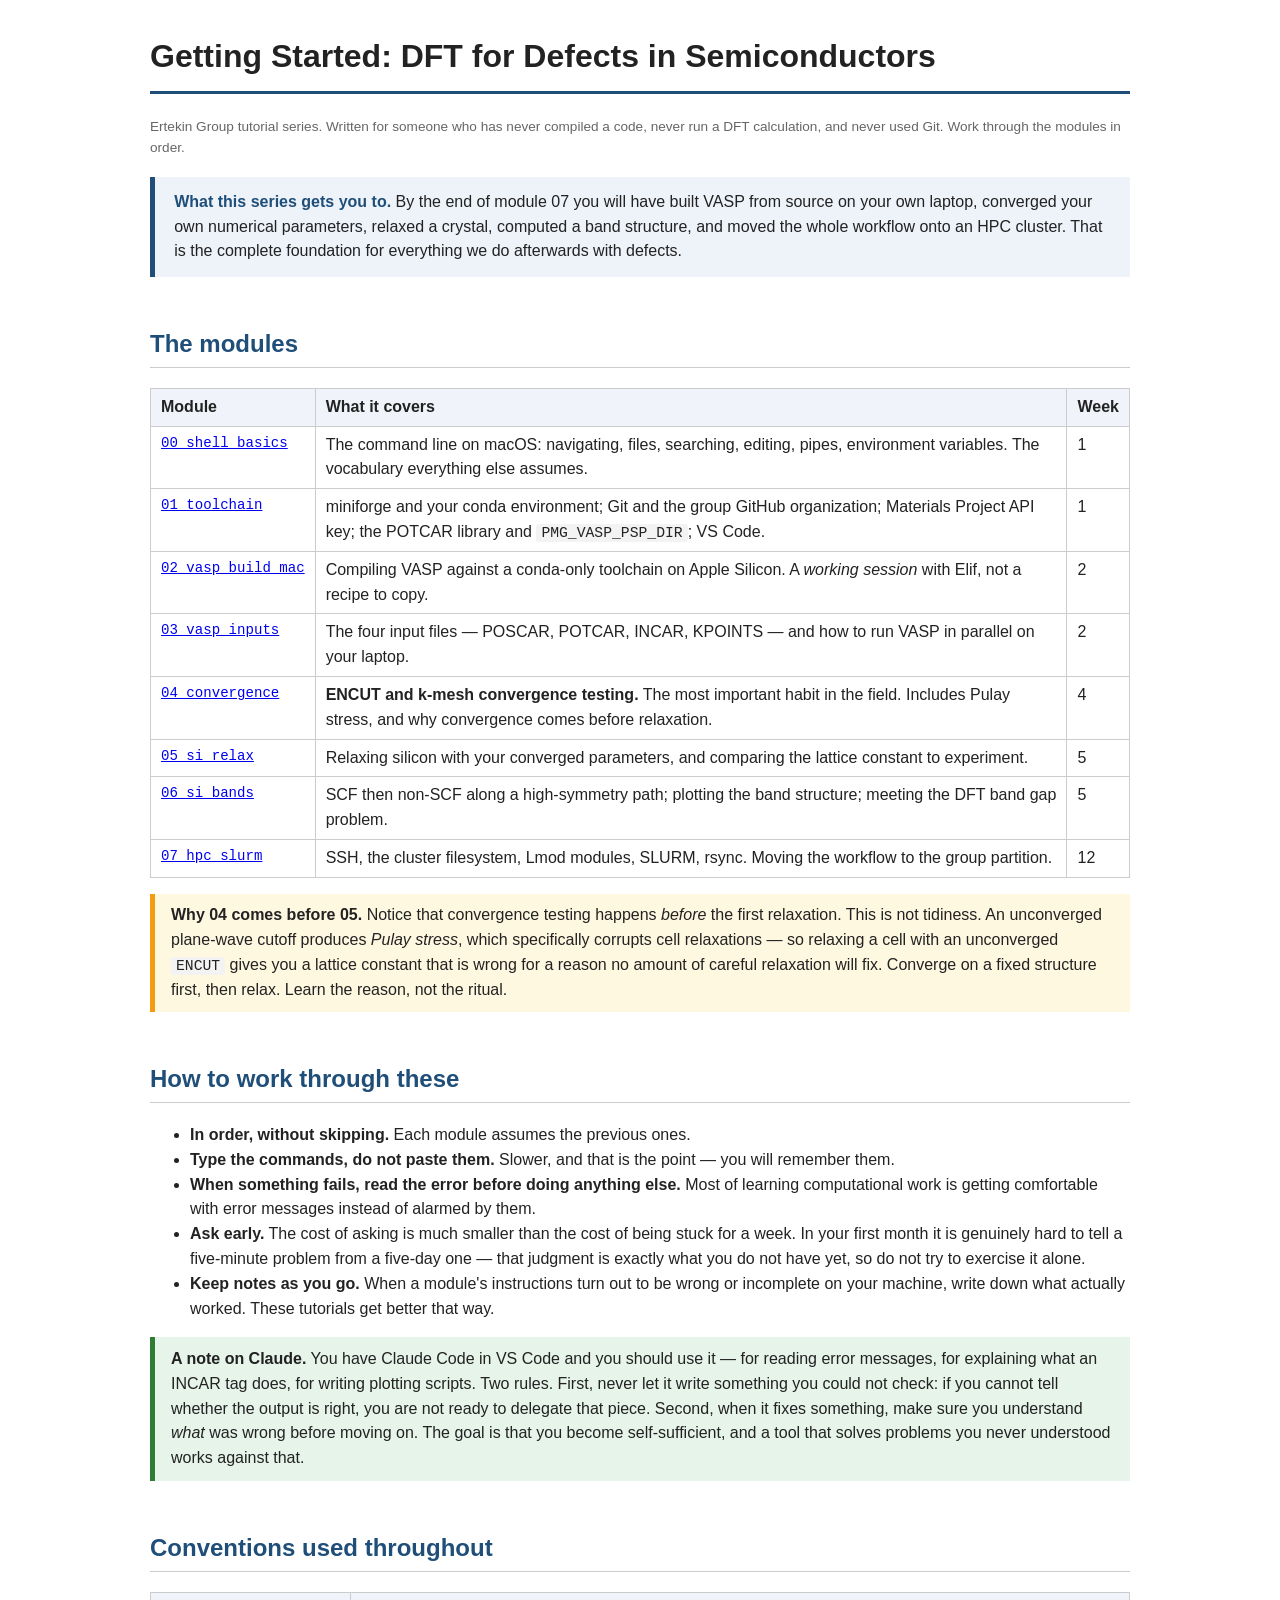
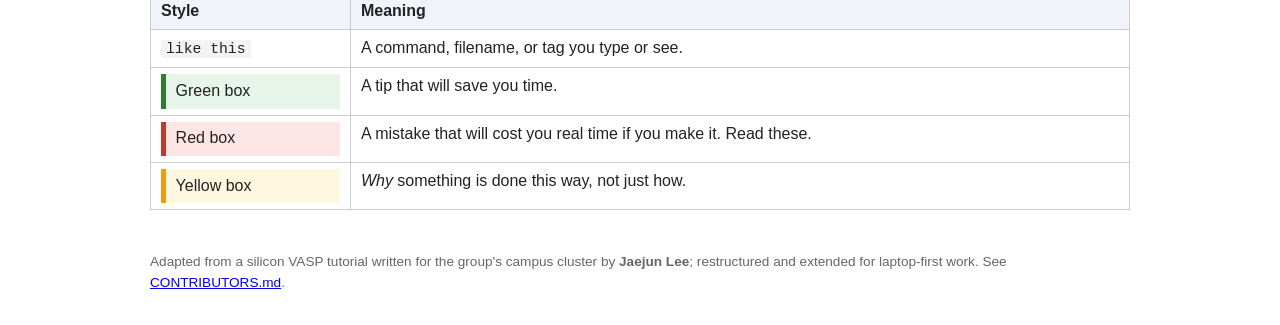
<file: DFT_Onboarding/index.html>
<!DOCTYPE html>
<html lang="en">
<head>
<meta charset="UTF-8">
<title>Ertekin Group — Getting Started Tutorials</title>
<link rel="stylesheet" href="style.css">
</head>
<body>

<h1>Getting Started: DFT for Defects in Semiconductors</h1>

<p class="small">Ertekin Group tutorial series. Written for someone who has
never compiled a code, never run a DFT calculation, and never used Git.
Work through the modules in order.</p>

<div class="goal">
<strong>What this series gets you to.</strong> By the end of module 07 you
will have built VASP from source on your own laptop, converged your own
numerical parameters, relaxed a crystal, computed a band structure, and
moved the whole workflow onto an HPC cluster. That is the complete
foundation for everything we do afterwards with defects.
</div>

<h2>The modules</h2>

<table class="modtable">
<tr><th>Module</th><th>What it covers</th><th>Week</th></tr>

<tr><td><a href="00_shell_basics/">00_shell_basics</a></td>
    <td>The command line on macOS: navigating, files, searching, editing,
        pipes, environment variables. The vocabulary everything else
        assumes.</td>
    <td>1</td></tr>

<tr><td><a href="01_toolchain/">01_toolchain</a></td>
    <td>miniforge and your conda environment; Git and the group GitHub
        organization; Materials Project API key; the POTCAR library and
        <code>PMG_VASP_PSP_DIR</code>; VS&nbsp;Code.</td>
    <td>1</td></tr>

<tr><td><a href="02_vasp_build_mac/">02_vasp_build_mac</a></td>
    <td>Compiling VASP against a conda-only toolchain on Apple Silicon.
        A <em>working session</em> with Elif, not a recipe to copy.</td>
    <td>2</td></tr>

<tr><td><a href="03_vasp_inputs/">03_vasp_inputs</a></td>
    <td>The four input files — POSCAR, POTCAR, INCAR, KPOINTS — and how to
        run VASP in parallel on your laptop.</td>
    <td>2</td></tr>

<tr><td><a href="04_convergence/">04_convergence</a></td>
    <td><strong>ENCUT and k-mesh convergence testing.</strong> The most
        important habit in the field. Includes Pulay stress, and why
        convergence comes before relaxation.</td>
    <td>4</td></tr>

<tr><td><a href="05_si_relax/">05_si_relax</a></td>
    <td>Relaxing silicon with your converged parameters, and comparing the
        lattice constant to experiment.</td>
    <td>5</td></tr>

<tr><td><a href="06_si_bands/">06_si_bands</a></td>
    <td>SCF then non-SCF along a high-symmetry path; plotting the band
        structure; meeting the DFT band gap problem.</td>
    <td>5</td></tr>

<tr><td><a href="07_hpc_slurm/">07_hpc_slurm</a></td>
    <td>SSH, the cluster filesystem, Lmod modules, SLURM, rsync. Moving
        the workflow to the group partition.</td>
    <td>12</td></tr>
</table>

<div class="why">
<strong>Why 04 comes before 05.</strong> Notice that convergence testing
happens <em>before</em> the first relaxation. This is not tidiness. An
unconverged plane-wave cutoff produces <em>Pulay stress</em>, which
specifically corrupts cell relaxations — so relaxing a cell with an
unconverged <code>ENCUT</code> gives you a lattice constant that is wrong
for a reason no amount of careful relaxation will fix. Converge on a fixed
structure first, then relax. Learn the reason, not the ritual.
</div>

<h2>How to work through these</h2>

<ul>
  <li><strong>In order, without skipping.</strong> Each module assumes the
      previous ones.</li>
  <li><strong>Type the commands, do not paste them.</strong> Slower, and
      that is the point — you will remember them.</li>
  <li><strong>When something fails, read the error before doing anything
      else.</strong> Most of learning computational work is getting
      comfortable with error messages instead of alarmed by them.</li>
  <li><strong>Ask early.</strong> The cost of asking is much smaller than
      the cost of being stuck for a week. In your first month it is genuinely
      hard to tell a five-minute problem from a five-day one — that judgment
      is exactly what you do not have yet, so do not try to exercise it
      alone.</li>
  <li><strong>Keep notes as you go.</strong> When a module's instructions
      turn out to be wrong or incomplete on your machine, write down what
      actually worked. These tutorials get better that way.</li>
</ul>

<div class="tip">
<strong>A note on Claude.</strong> You have Claude Code in VS&nbsp;Code and
you should use it — for reading error messages, for explaining what an INCAR
tag does, for writing plotting scripts. Two rules. First, never let it write
something you could not check: if you cannot tell whether the output is
right, you are not ready to delegate that piece. Second, when it fixes
something, make sure you understand <em>what</em> was wrong before moving
on. The goal is that you become self-sufficient, and a tool that solves
problems you never understood works against that.
</div>

<h2>Conventions used throughout</h2>

<table>
<tr><th>Style</th><th>Meaning</th></tr>
<tr><td><code>like this</code></td><td>A command, filename, or tag you type or see.</td></tr>
<tr><td><div class="tip" style="margin:0;padding:.3em .6em">Green box</div></td>
    <td>A tip that will save you time.</td></tr>
<tr><td><div class="warning" style="margin:0;padding:.3em .6em">Red box</div></td>
    <td>A mistake that will cost you real time if you make it. Read these.</td></tr>
<tr><td><div class="why" style="margin:0;padding:.3em .6em">Yellow box</div></td>
    <td><em>Why</em> something is done this way, not just how.</td></tr>
</table>

<p class="small" style="margin-top:3em">Adapted from a silicon VASP tutorial
written for the group's campus cluster by <strong>Jaejun Lee</strong>;
restructured and extended for laptop-first work. See
<a href="../CONTRIBUTORS.md">CONTRIBUTORS.md</a>.</p>

</body>
</html>
</file>
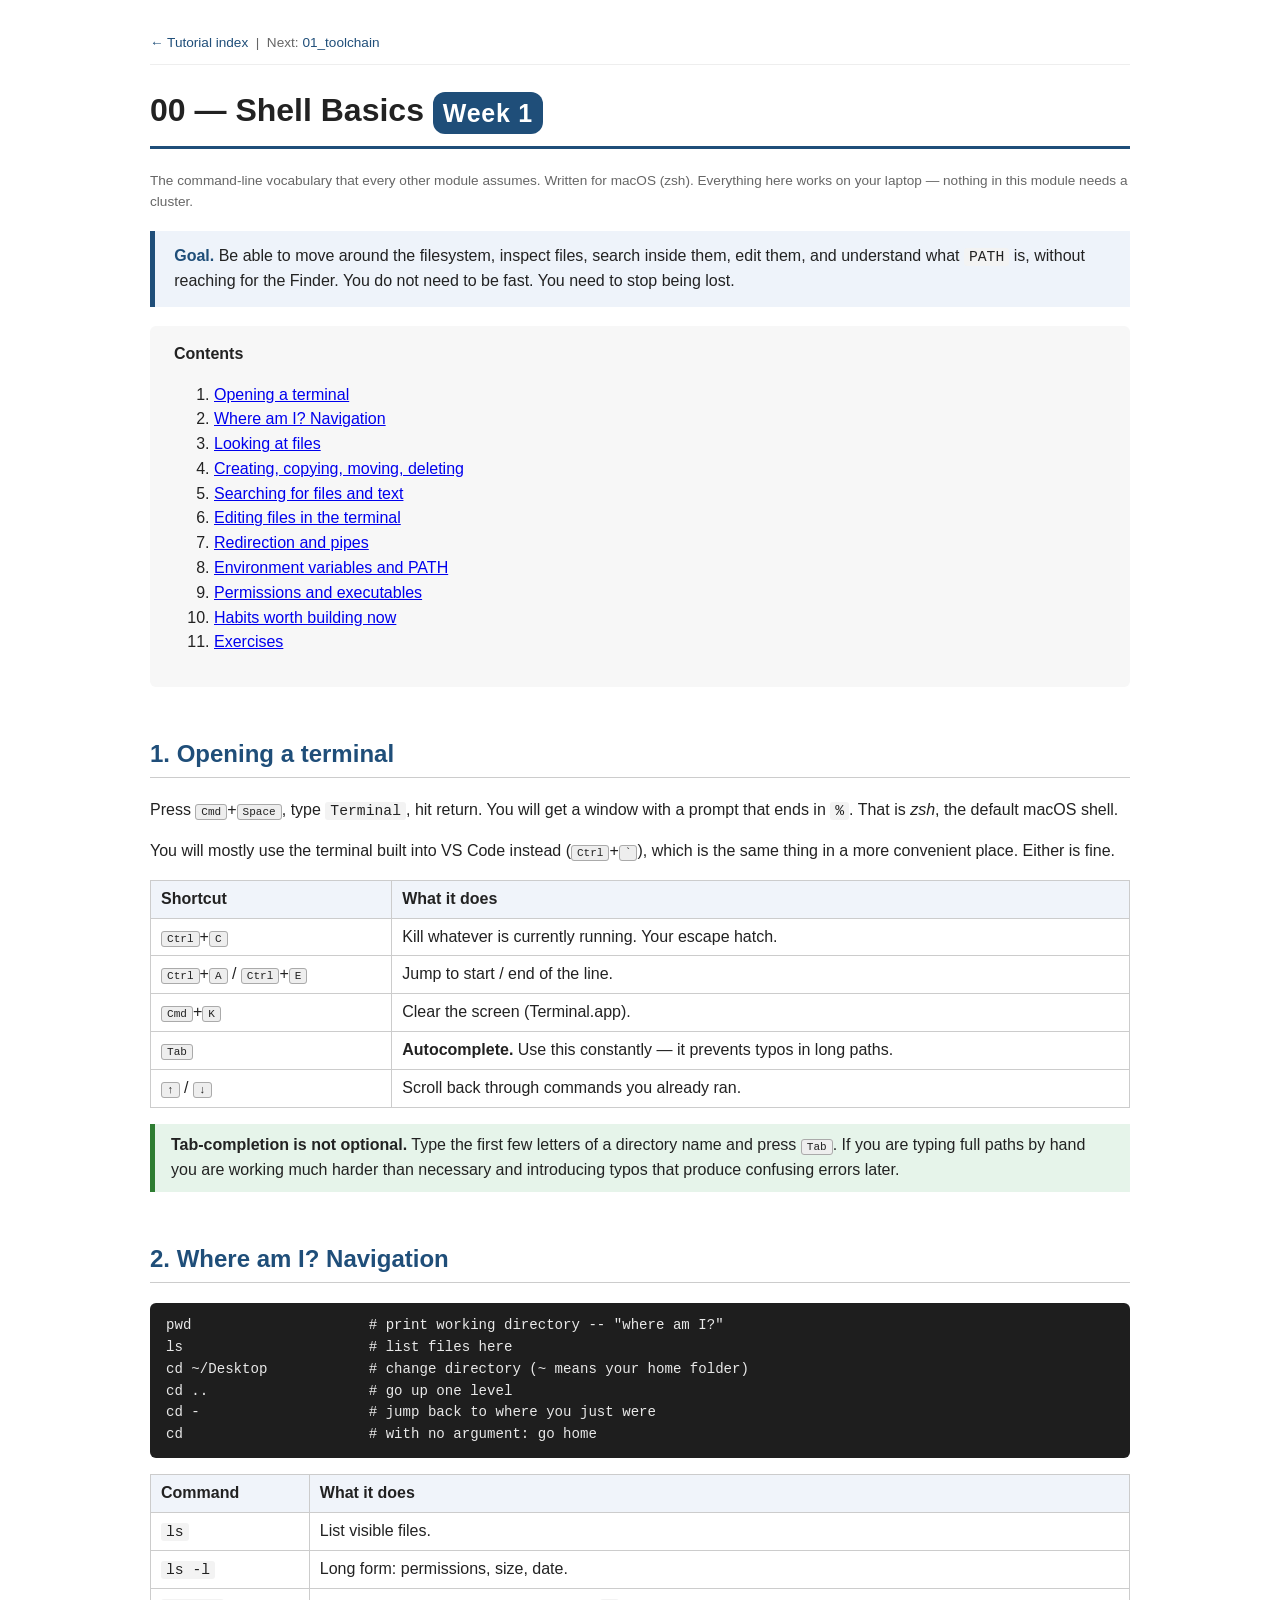
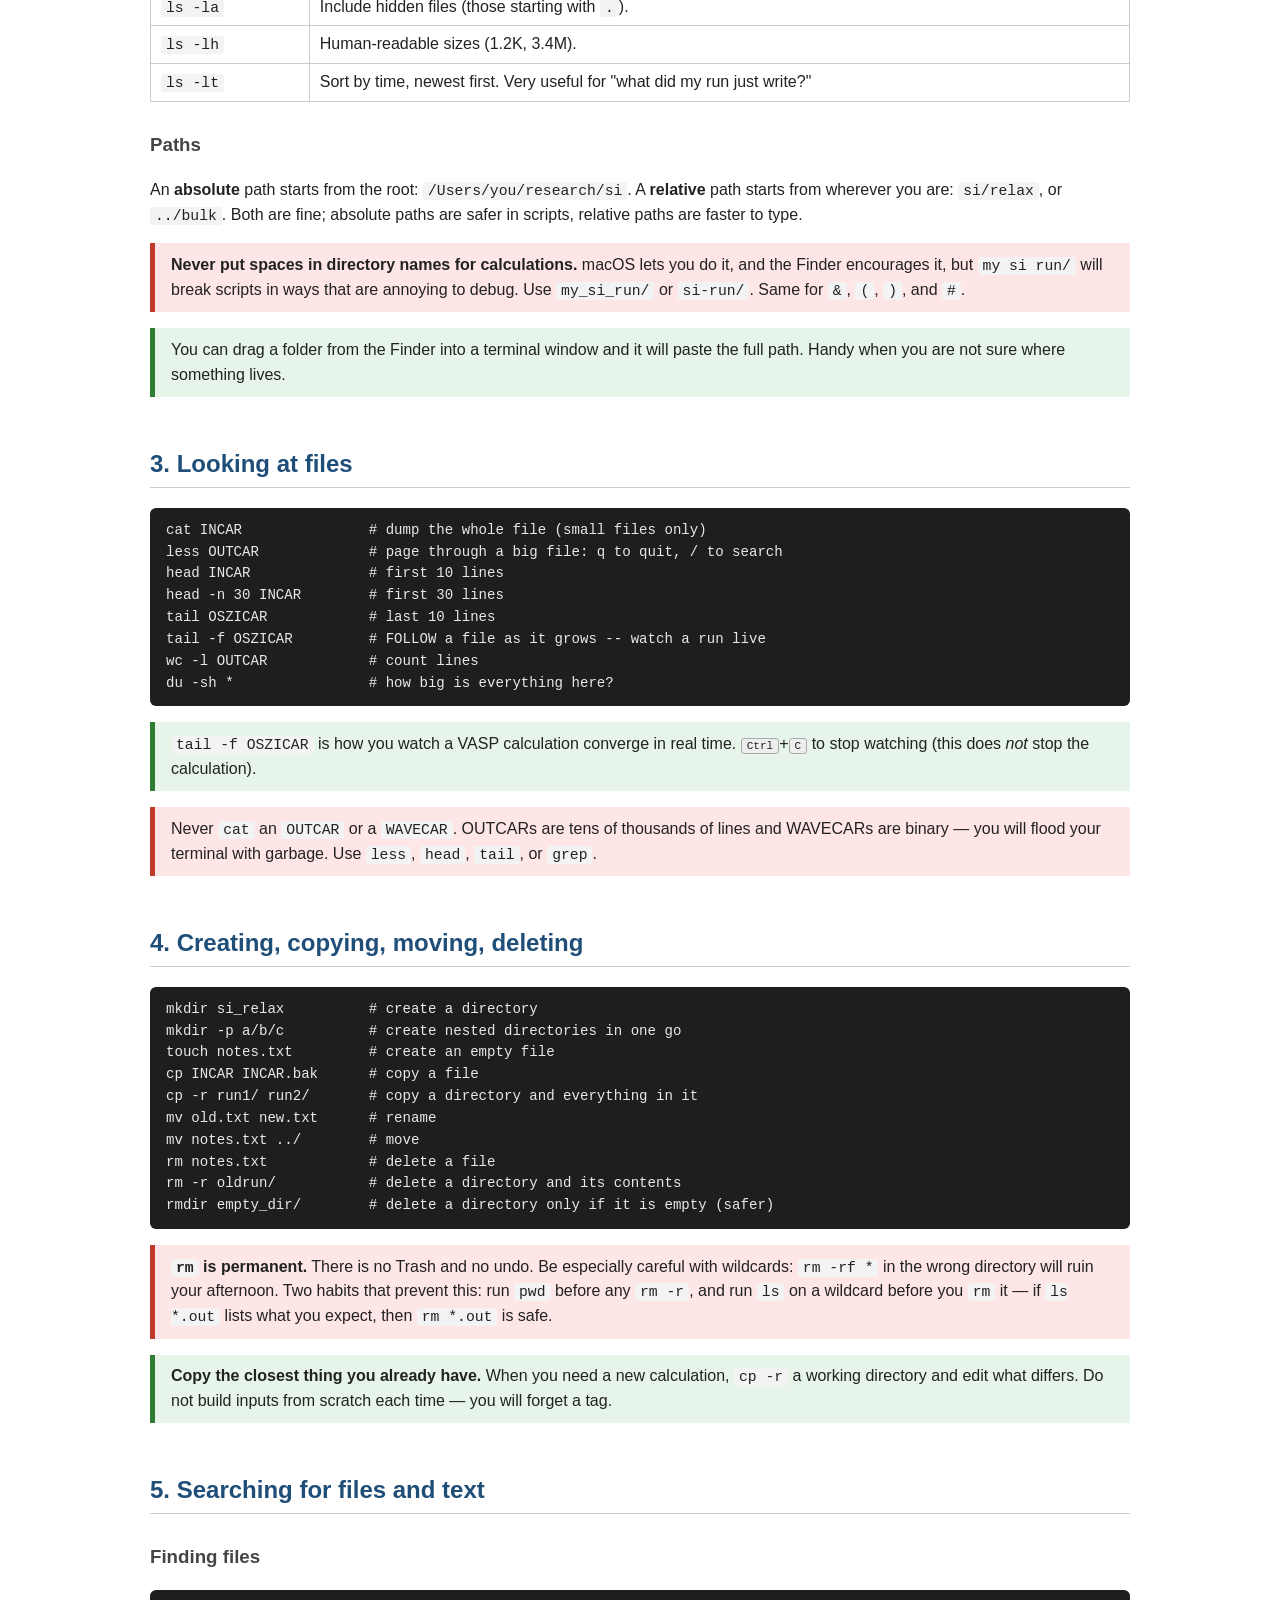
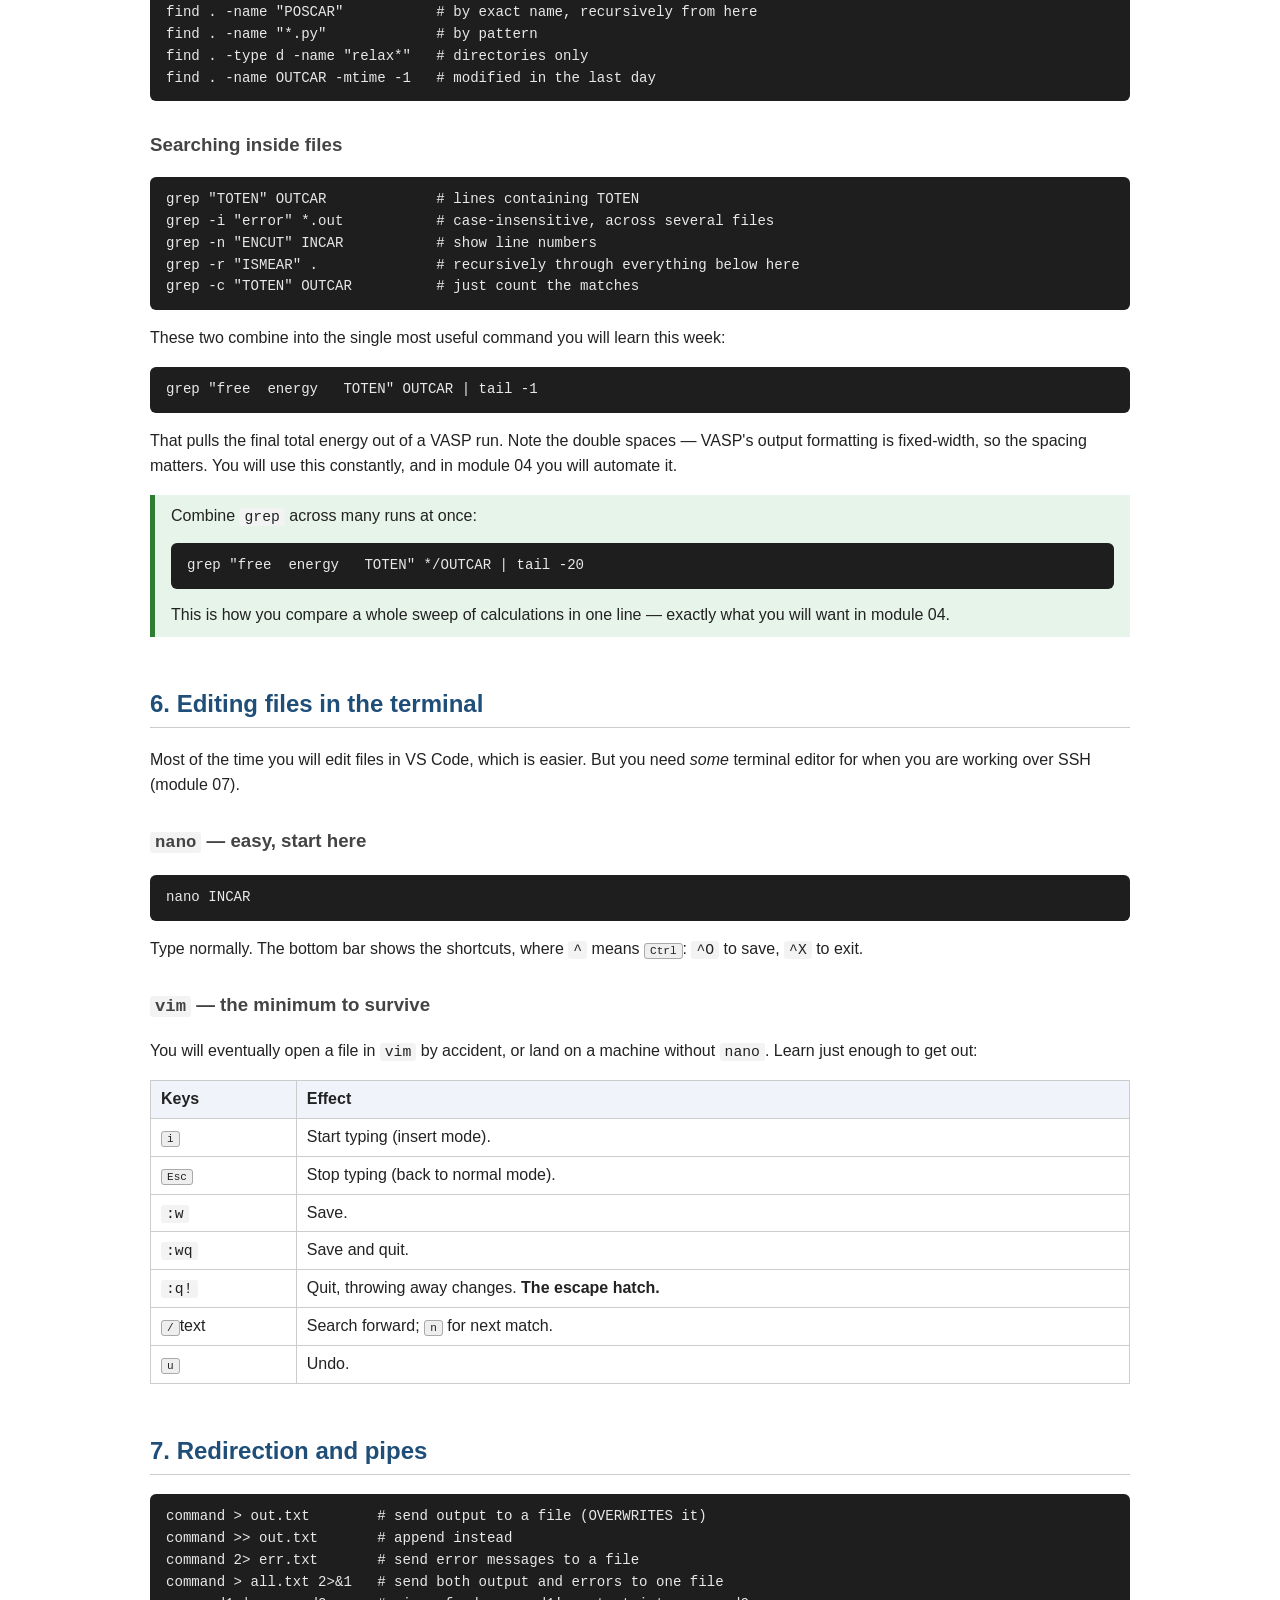
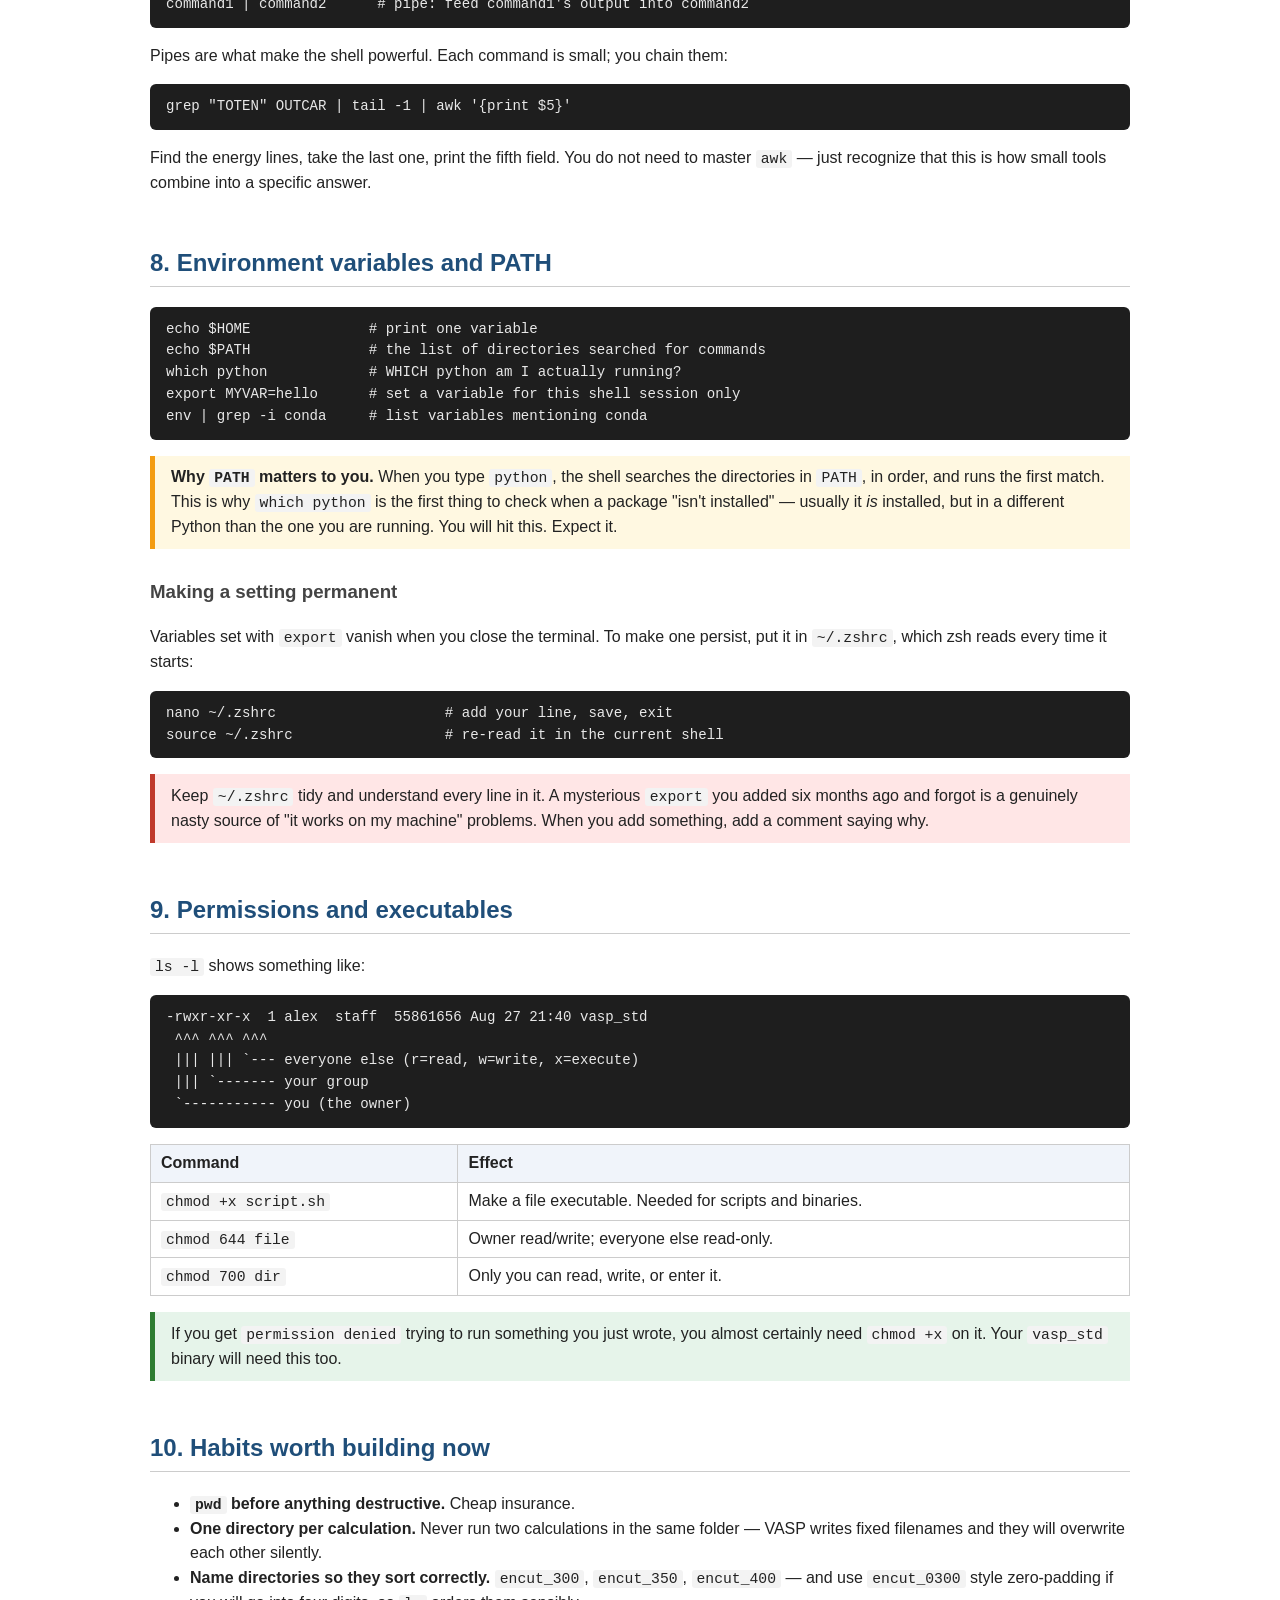
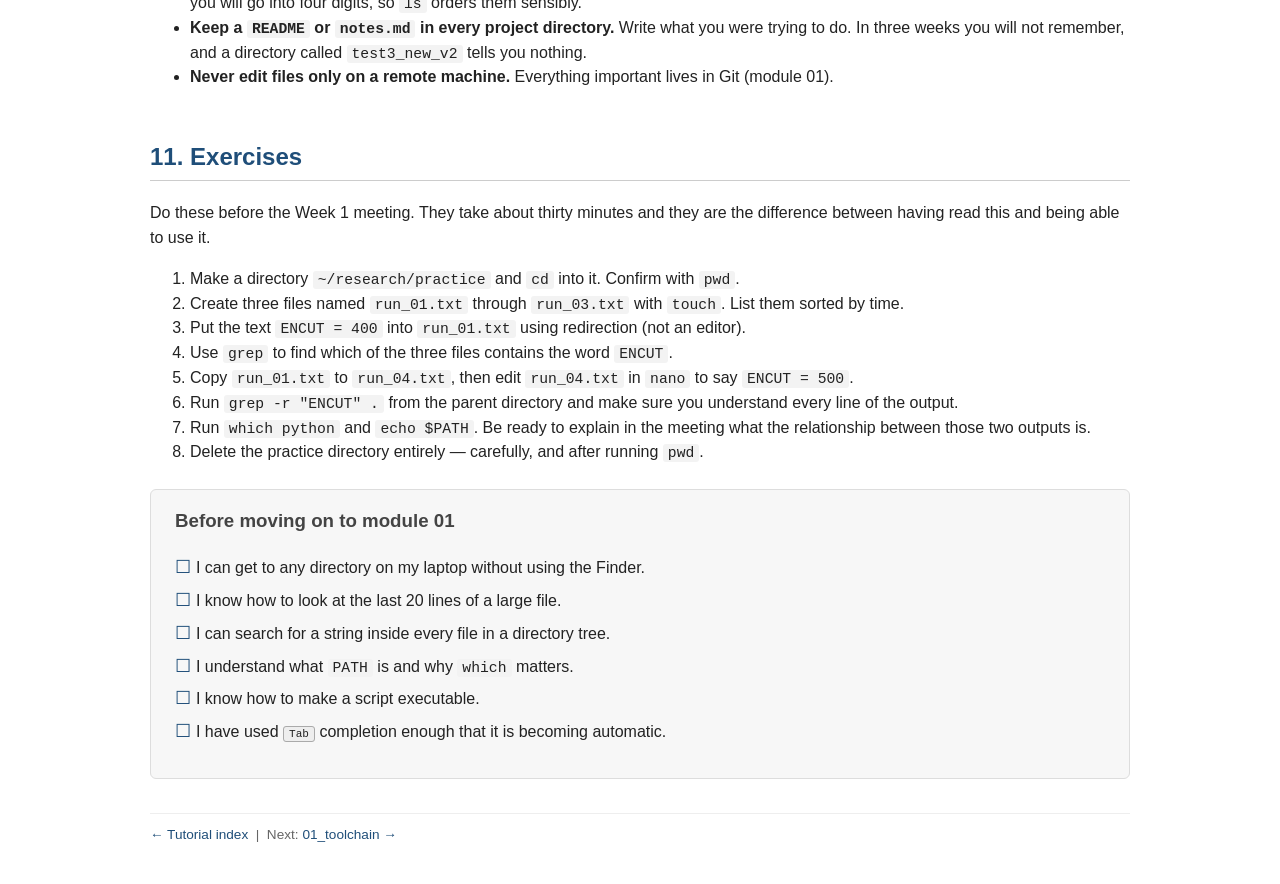
<file: DFT_Onboarding/00_shell_basics/index.html>
<!DOCTYPE html>
<html lang="en">
<head>
<meta charset="UTF-8">
<title>00 — Shell Basics (macOS)</title>
<link rel="stylesheet" href="../style.css">
</head>
<body>

<div class="nav"><a href="../">&larr; Tutorial index</a> &nbsp;|&nbsp;
Next: <a href="../01_toolchain/">01_toolchain</a></div>

<h1>00 — Shell Basics <span class="week">Week 1</span></h1>

<p class="small">The command-line vocabulary that every other module
assumes. Written for macOS (zsh). Everything here works on your laptop —
nothing in this module needs a cluster.</p>

<div class="goal">
<strong>Goal.</strong> Be able to move around the filesystem, inspect files,
search inside them, edit them, and understand what <code>PATH</code> is,
without reaching for the Finder. You do not need to be fast. You need to
stop being lost.
</div>

<div class="toc">
<strong>Contents</strong>
<ol>
  <li><a href="#terminal">Opening a terminal</a></li>
  <li><a href="#nav">Where am I? Navigation</a></li>
  <li><a href="#view">Looking at files</a></li>
  <li><a href="#manip">Creating, copying, moving, deleting</a></li>
  <li><a href="#search">Searching for files and text</a></li>
  <li><a href="#edit">Editing files in the terminal</a></li>
  <li><a href="#pipes">Redirection and pipes</a></li>
  <li><a href="#env">Environment variables and PATH</a></li>
  <li><a href="#perm">Permissions and executables</a></li>
  <li><a href="#habits">Habits worth building now</a></li>
  <li><a href="#exercises">Exercises</a></li>
</ol>
</div>

<h2 id="terminal">1. Opening a terminal</h2>

<p>Press <kbd>Cmd</kbd>+<kbd>Space</kbd>, type <code>Terminal</code>, hit
return. You will get a window with a prompt that ends in <code>%</code>.
That is <em>zsh</em>, the default macOS shell.</p>

<p>You will mostly use the terminal built into VS&nbsp;Code instead
(<kbd>Ctrl</kbd>+<kbd>`</kbd>), which is the same thing in a more convenient
place. Either is fine.</p>

<table>
<tr><th>Shortcut</th><th>What it does</th></tr>
<tr><td><kbd>Ctrl</kbd>+<kbd>C</kbd></td><td>Kill whatever is currently running. Your escape hatch.</td></tr>
<tr><td><kbd>Ctrl</kbd>+<kbd>A</kbd> / <kbd>Ctrl</kbd>+<kbd>E</kbd></td><td>Jump to start / end of the line.</td></tr>
<tr><td><kbd>Cmd</kbd>+<kbd>K</kbd></td><td>Clear the screen (Terminal.app).</td></tr>
<tr><td><kbd>Tab</kbd></td><td><strong>Autocomplete.</strong> Use this constantly — it prevents typos in long paths.</td></tr>
<tr><td><kbd>&uarr;</kbd> / <kbd>&darr;</kbd></td><td>Scroll back through commands you already ran.</td></tr>
</table>

<div class="tip">
<strong>Tab-completion is not optional.</strong> Type the first few letters
of a directory name and press <kbd>Tab</kbd>. If you are typing full paths
by hand you are working much harder than necessary and introducing typos
that produce confusing errors later.
</div>

<h2 id="nav">2. Where am I? Navigation</h2>

<pre>pwd                     # print working directory -- "where am I?"
ls                      # list files here
cd ~/Desktop            # change directory (~ means your home folder)
cd ..                   # go up one level
cd -                    # jump back to where you just were
cd                      # with no argument: go home</pre>

<table>
<tr><th>Command</th><th>What it does</th></tr>
<tr><td><code>ls</code></td><td>List visible files.</td></tr>
<tr><td><code>ls -l</code></td><td>Long form: permissions, size, date.</td></tr>
<tr><td><code>ls -la</code></td><td>Include hidden files (those starting with <code>.</code>).</td></tr>
<tr><td><code>ls -lh</code></td><td>Human-readable sizes (1.2K, 3.4M).</td></tr>
<tr><td><code>ls -lt</code></td><td>Sort by time, newest first. Very useful for "what did my run just write?"</td></tr>
</table>

<h3>Paths</h3>

<p>An <strong>absolute</strong> path starts from the root:
<code>/Users/you/research/si</code>. A <strong>relative</strong> path
starts from wherever you are: <code>si/relax</code>, or <code>../bulk</code>.
Both are fine; absolute paths are safer in scripts, relative paths are
faster to type.</p>

<div class="warning">
<strong>Never put spaces in directory names for calculations.</strong>
macOS lets you do it, and the Finder encourages it, but
<code>my si run/</code> will break scripts in ways that are annoying to
debug. Use <code>my_si_run/</code> or <code>si-run/</code>. Same for
<code>&amp;</code>, <code>(</code>, <code>)</code>, and <code>#</code>.
</div>

<div class="tip">
You can drag a folder from the Finder into a terminal window and it will
paste the full path. Handy when you are not sure where something lives.
</div>

<h2 id="view">3. Looking at files</h2>

<pre>cat INCAR               # dump the whole file (small files only)
less OUTCAR             # page through a big file: q to quit, / to search
head INCAR              # first 10 lines
head -n 30 INCAR        # first 30 lines
tail OSZICAR            # last 10 lines
tail -f OSZICAR         # FOLLOW a file as it grows -- watch a run live
wc -l OUTCAR            # count lines
du -sh *                # how big is everything here?</pre>

<div class="tip">
<code>tail -f OSZICAR</code> is how you watch a VASP calculation converge in
real time. <kbd>Ctrl</kbd>+<kbd>C</kbd> to stop watching (this does
<em>not</em> stop the calculation).
</div>

<div class="warning">
Never <code>cat</code> an <code>OUTCAR</code> or a <code>WAVECAR</code>.
OUTCARs are tens of thousands of lines and WAVECARs are binary — you will
flood your terminal with garbage. Use <code>less</code>,
<code>head</code>, <code>tail</code>, or <code>grep</code>.
</div>

<h2 id="manip">4. Creating, copying, moving, deleting</h2>

<pre>mkdir si_relax          # create a directory
mkdir -p a/b/c          # create nested directories in one go
touch notes.txt         # create an empty file
cp INCAR INCAR.bak      # copy a file
cp -r run1/ run2/       # copy a directory and everything in it
mv old.txt new.txt      # rename
mv notes.txt ../        # move
rm notes.txt            # delete a file
rm -r oldrun/           # delete a directory and its contents
rmdir empty_dir/        # delete a directory only if it is empty (safer)</pre>

<div class="warning">
<strong><code>rm</code> is permanent.</strong> There is no Trash and no
undo. Be especially careful with wildcards: <code>rm -rf *</code> in the
wrong directory will ruin your afternoon. Two habits that prevent this:
run <code>pwd</code> before any <code>rm -r</code>, and run
<code>ls</code> on a wildcard before you <code>rm</code> it — if
<code>ls *.out</code> lists what you expect, then <code>rm *.out</code> is
safe.
</div>

<div class="tip">
<strong>Copy the closest thing you already have.</strong> When you need a
new calculation, <code>cp -r</code> a working directory and edit what
differs. Do not build inputs from scratch each time — you will forget a tag.
</div>

<h2 id="search">5. Searching for files and text</h2>

<h3>Finding files</h3>
<pre>find . -name "POSCAR"           # by exact name, recursively from here
find . -name "*.py"             # by pattern
find . -type d -name "relax*"   # directories only
find . -name OUTCAR -mtime -1   # modified in the last day</pre>

<h3>Searching inside files</h3>
<pre>grep "TOTEN" OUTCAR             # lines containing TOTEN
grep -i "error" *.out           # case-insensitive, across several files
grep -n "ENCUT" INCAR           # show line numbers
grep -r "ISMEAR" .              # recursively through everything below here
grep -c "TOTEN" OUTCAR          # just count the matches</pre>

<p>These two combine into the single most useful command you will learn this
week:</p>

<pre>grep "free  energy   TOTEN" OUTCAR | tail -1</pre>

<p>That pulls the final total energy out of a VASP run. Note the double
spaces — VASP's output formatting is fixed-width, so the spacing matters.
You will use this constantly, and in module 04 you will automate it.</p>

<div class="tip">
Combine <code>grep</code> across many runs at once:
<pre>grep "free  energy   TOTEN" */OUTCAR | tail -20</pre>
This is how you compare a whole sweep of calculations in one line — exactly
what you will want in module 04.
</div>

<h2 id="edit">6. Editing files in the terminal</h2>

<p>Most of the time you will edit files in VS&nbsp;Code, which is easier.
But you need <em>some</em> terminal editor for when you are working over
SSH (module 07).</p>

<h3><code>nano</code> — easy, start here</h3>
<pre>nano INCAR</pre>
<p>Type normally. The bottom bar shows the shortcuts, where <code>^</code>
means <kbd>Ctrl</kbd>: <code>^O</code> to save, <code>^X</code> to exit.</p>

<h3><code>vim</code> — the minimum to survive</h3>
<p>You will eventually open a file in <code>vim</code> by accident, or land
on a machine without <code>nano</code>. Learn just enough to get out:</p>
<table>
<tr><th>Keys</th><th>Effect</th></tr>
<tr><td><kbd>i</kbd></td><td>Start typing (insert mode).</td></tr>
<tr><td><kbd>Esc</kbd></td><td>Stop typing (back to normal mode).</td></tr>
<tr><td><code>:w</code></td><td>Save.</td></tr>
<tr><td><code>:wq</code></td><td>Save and quit.</td></tr>
<tr><td><code>:q!</code></td><td>Quit, throwing away changes. <strong>The escape hatch.</strong></td></tr>
<tr><td><kbd>/</kbd>text</td><td>Search forward; <kbd>n</kbd> for next match.</td></tr>
<tr><td><kbd>u</kbd></td><td>Undo.</td></tr>
</table>

<h2 id="pipes">7. Redirection and pipes</h2>

<pre>command &gt; out.txt        # send output to a file (OVERWRITES it)
command &gt;&gt; out.txt       # append instead
command 2&gt; err.txt       # send error messages to a file
command &gt; all.txt 2&gt;&amp;1   # send both output and errors to one file
command1 | command2      # pipe: feed command1's output into command2</pre>

<p>Pipes are what make the shell powerful. Each command is small; you chain
them:</p>

<pre>grep "TOTEN" OUTCAR | tail -1 | awk '{print $5}'</pre>

<p>Find the energy lines, take the last one, print the fifth field. You do
not need to master <code>awk</code> — just recognize that this is how small
tools combine into a specific answer.</p>

<h2 id="env">8. Environment variables and PATH</h2>

<pre>echo $HOME              # print one variable
echo $PATH              # the list of directories searched for commands
which python            # WHICH python am I actually running?
export MYVAR=hello      # set a variable for this shell session only
env | grep -i conda     # list variables mentioning conda</pre>

<div class="why">
<strong>Why <code>PATH</code> matters to you.</strong> When you type
<code>python</code>, the shell searches the directories in
<code>PATH</code>, in order, and runs the first match. This is why
<code>which python</code> is the first thing to check when a package
"isn't installed" — usually it <em>is</em> installed, but in a different
Python than the one you are running. You will hit this. Expect it.
</div>

<h3>Making a setting permanent</h3>

<p>Variables set with <code>export</code> vanish when you close the
terminal. To make one persist, put it in <code>~/.zshrc</code>, which zsh
reads every time it starts:</p>

<pre>nano ~/.zshrc                    # add your line, save, exit
source ~/.zshrc                  # re-read it in the current shell</pre>

<div class="warning">
Keep <code>~/.zshrc</code> tidy and understand every line in it. A
mysterious <code>export</code> you added six months ago and forgot is a
genuinely nasty source of "it works on my machine" problems. When you add
something, add a comment saying why.
</div>

<h2 id="perm">9. Permissions and executables</h2>

<p><code>ls -l</code> shows something like:</p>

<pre>-rwxr-xr-x  1 alex  staff  55861656 Aug 27 21:40 vasp_std
 ^^^ ^^^ ^^^
 ||| ||| `--- everyone else (r=read, w=write, x=execute)
 ||| `------- your group
 `----------- you (the owner)</pre>

<table>
<tr><th>Command</th><th>Effect</th></tr>
<tr><td><code>chmod +x script.sh</code></td><td>Make a file executable. Needed for scripts and binaries.</td></tr>
<tr><td><code>chmod 644 file</code></td><td>Owner read/write; everyone else read-only.</td></tr>
<tr><td><code>chmod 700 dir</code></td><td>Only you can read, write, or enter it.</td></tr>
</table>

<div class="tip">
If you get <code>permission denied</code> trying to run something you just
wrote, you almost certainly need <code>chmod +x</code> on it. Your
<code>vasp_std</code> binary will need this too.
</div>

<h2 id="habits">10. Habits worth building now</h2>

<ul>
  <li><strong><code>pwd</code> before anything destructive.</strong> Cheap
      insurance.</li>
  <li><strong>One directory per calculation.</strong> Never run two
      calculations in the same folder — VASP writes fixed filenames and
      they will overwrite each other silently.</li>
  <li><strong>Name directories so they sort correctly.</strong>
      <code>encut_300</code>, <code>encut_350</code>, <code>encut_400</code>
      — and use <code>encut_0300</code> style zero-padding if you will go
      into four digits, so <code>ls</code> orders them sensibly.</li>
  <li><strong>Keep a <code>README</code> or <code>notes.md</code> in every
      project directory.</strong> Write what you were trying to do. In three
      weeks you will not remember, and a directory called
      <code>test3_new_v2</code> tells you nothing.</li>
  <li><strong>Never edit files only on a remote machine.</strong> Everything
      important lives in Git (module 01).</li>
</ul>

<h2 id="exercises">11. Exercises</h2>

<p>Do these before the Week 1 meeting. They take about thirty minutes and
they are the difference between having read this and being able to use it.</p>

<ol>
  <li>Make a directory <code>~/research/practice</code> and
      <code>cd</code> into it. Confirm with <code>pwd</code>.</li>
  <li>Create three files named <code>run_01.txt</code> through
      <code>run_03.txt</code> with <code>touch</code>. List them sorted by
      time.</li>
  <li>Put the text <code>ENCUT = 400</code> into <code>run_01.txt</code>
      using redirection (not an editor).</li>
  <li>Use <code>grep</code> to find which of the three files contains the
      word <code>ENCUT</code>.</li>
  <li>Copy <code>run_01.txt</code> to <code>run_04.txt</code>, then edit
      <code>run_04.txt</code> in <code>nano</code> to say
      <code>ENCUT = 500</code>.</li>
  <li>Run <code>grep -r "ENCUT" .</code> from the parent directory and
      make sure you understand every line of the output.</li>
  <li>Run <code>which python</code> and <code>echo $PATH</code>. Be ready
      to explain in the meeting what the relationship between those two
      outputs is.</li>
  <li>Delete the practice directory entirely — carefully, and after running
      <code>pwd</code>.</li>
</ol>

<div class="check">
<h3>Before moving on to module 01</h3>
<ul>
  <li>I can get to any directory on my laptop without using the Finder.</li>
  <li>I know how to look at the last 20 lines of a large file.</li>
  <li>I can search for a string inside every file in a directory tree.</li>
  <li>I understand what <code>PATH</code> is and why <code>which</code> matters.</li>
  <li>I know how to make a script executable.</li>
  <li>I have used <kbd>Tab</kbd> completion enough that it is becoming automatic.</li>
</ul>
</div>

<div class="nav" style="margin-top:2.5em;border-top:1px solid #eee;border-bottom:none;padding-top:.8em">
<a href="../">&larr; Tutorial index</a> &nbsp;|&nbsp;
Next: <a href="../01_toolchain/">01_toolchain &rarr;</a></div>

</body>
</html>
</file>
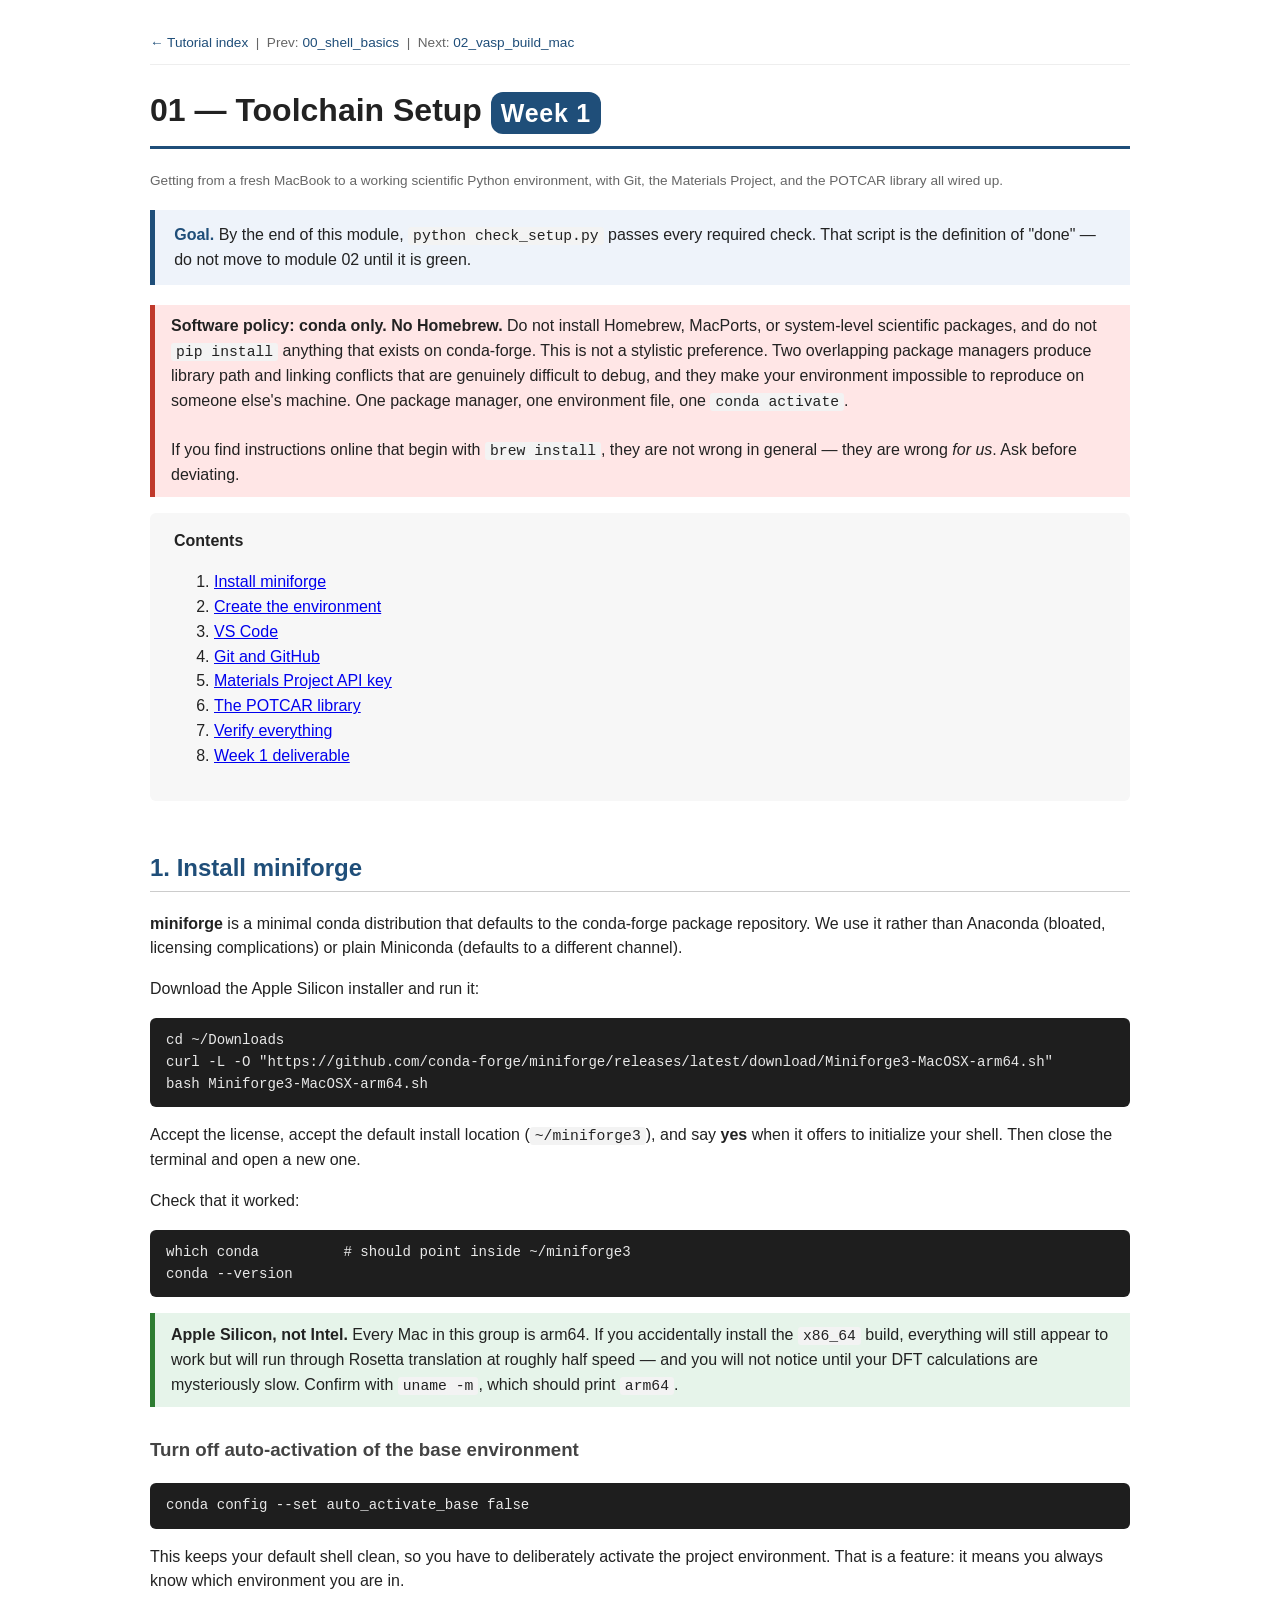
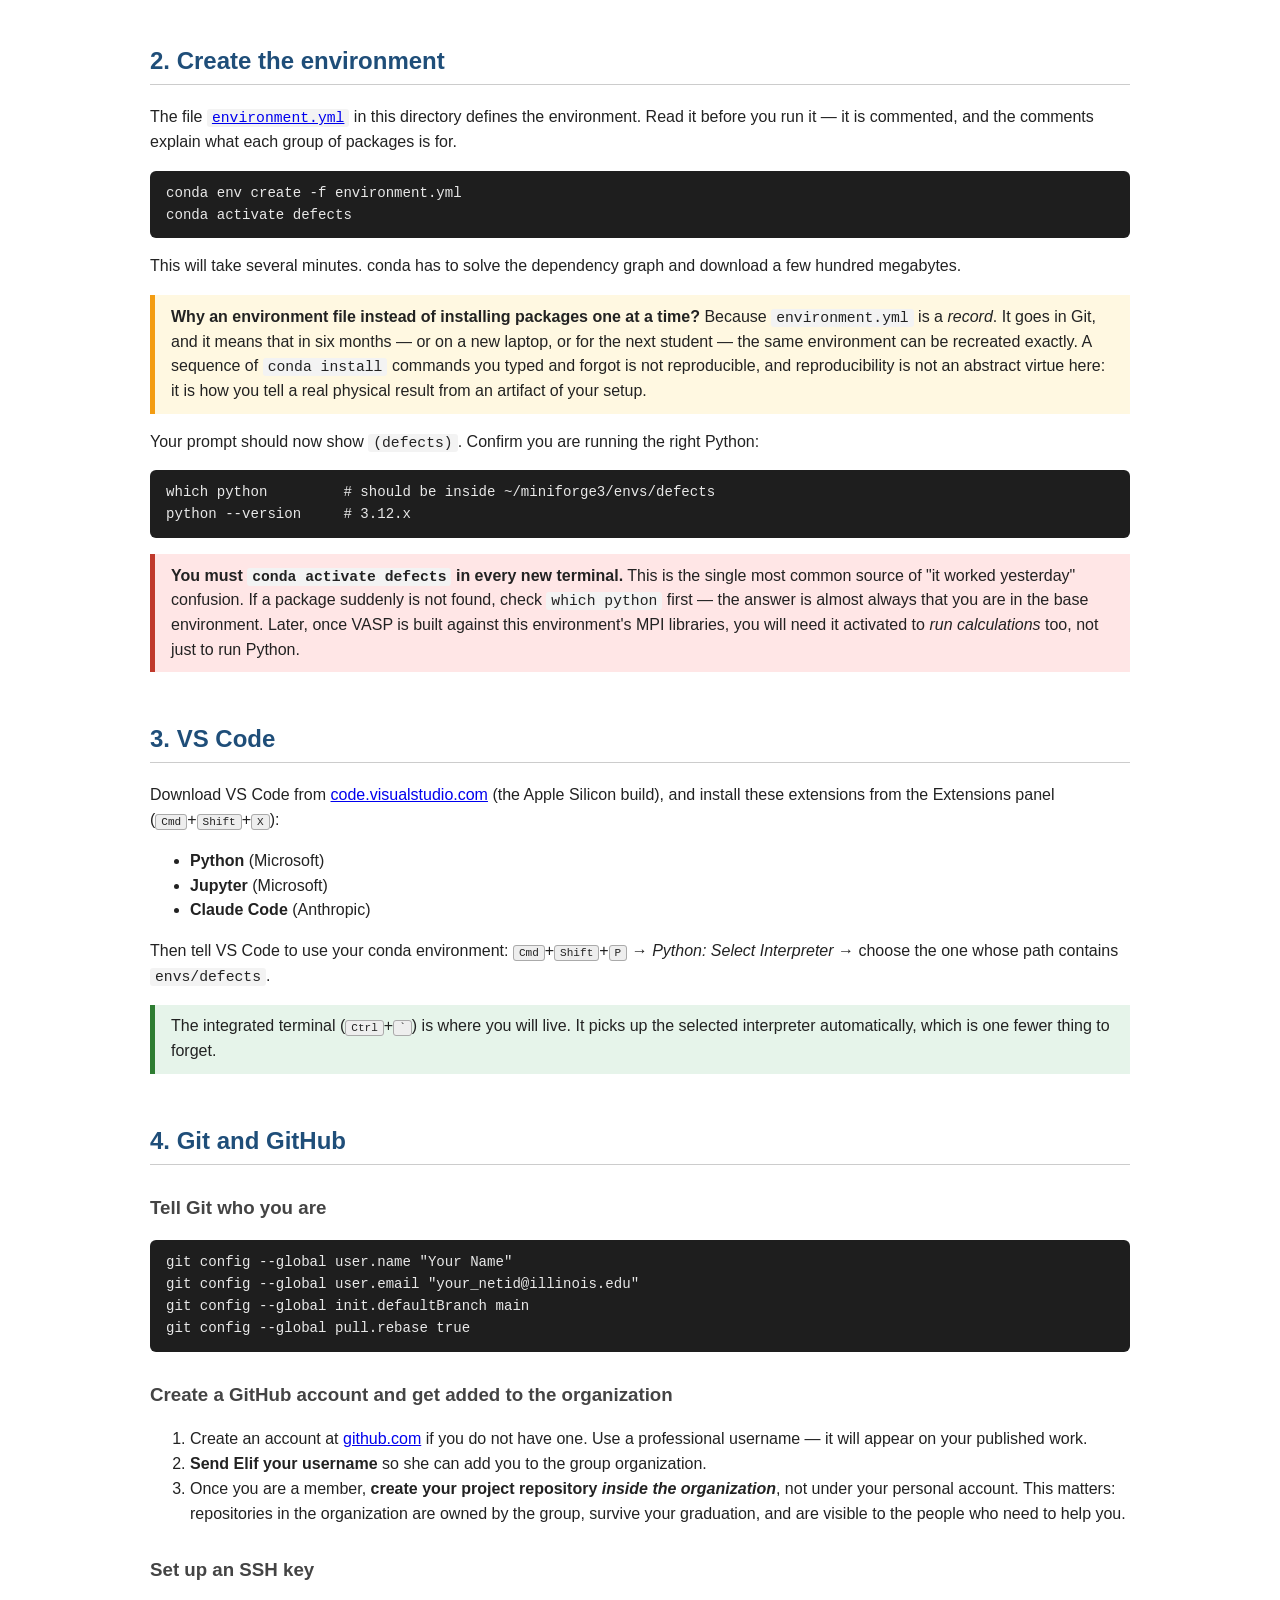
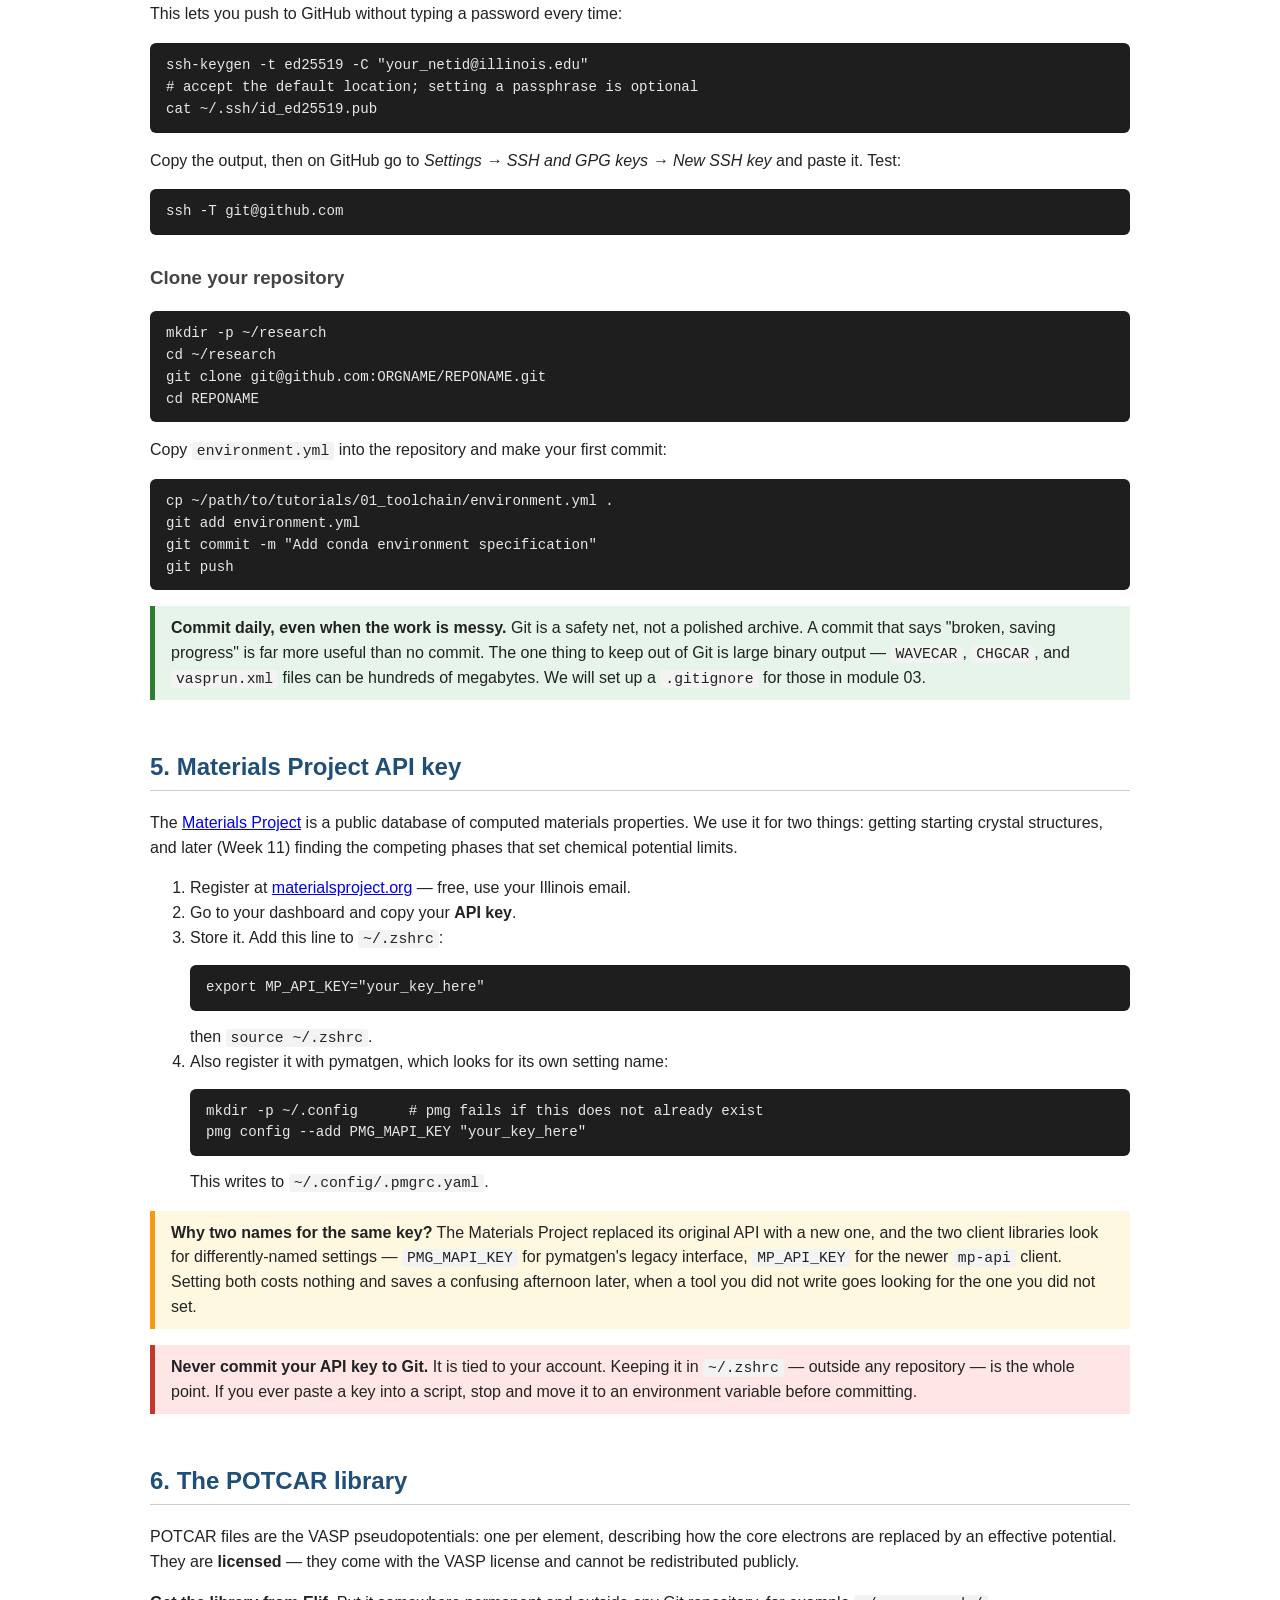
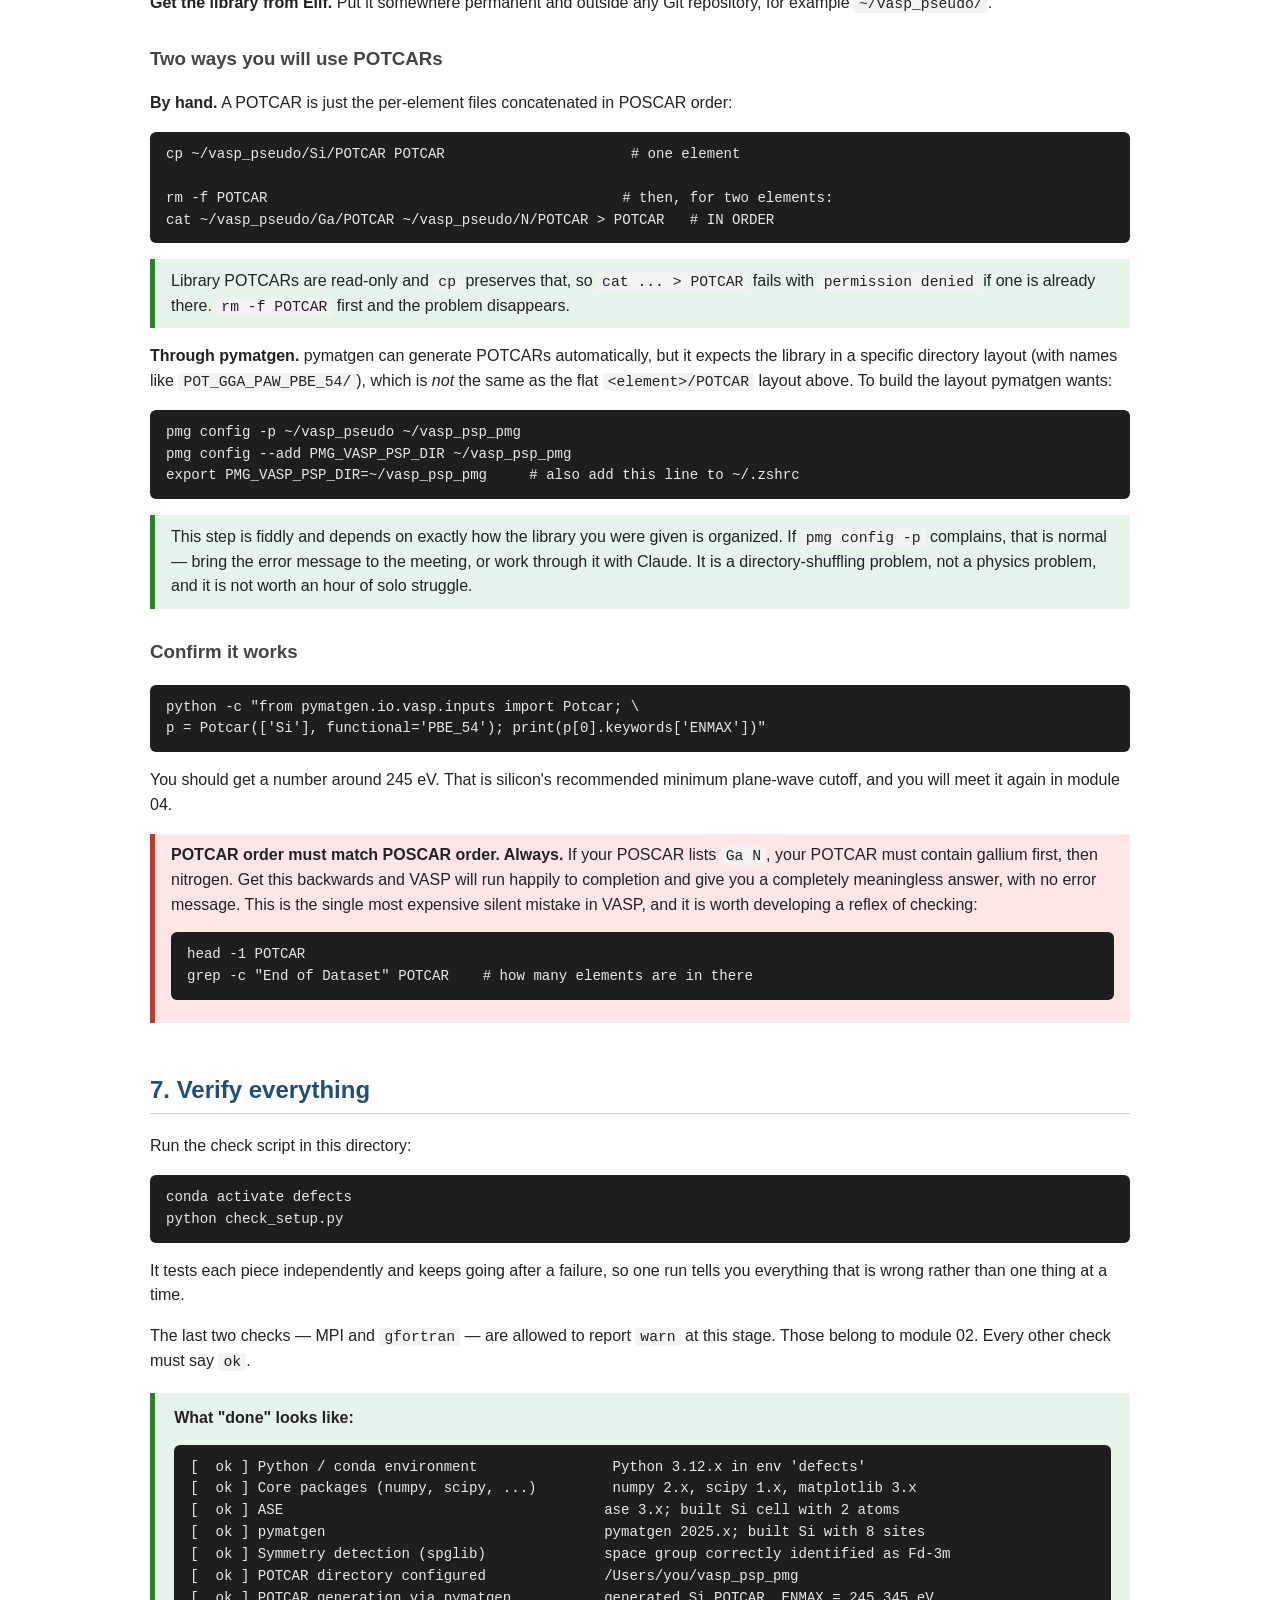
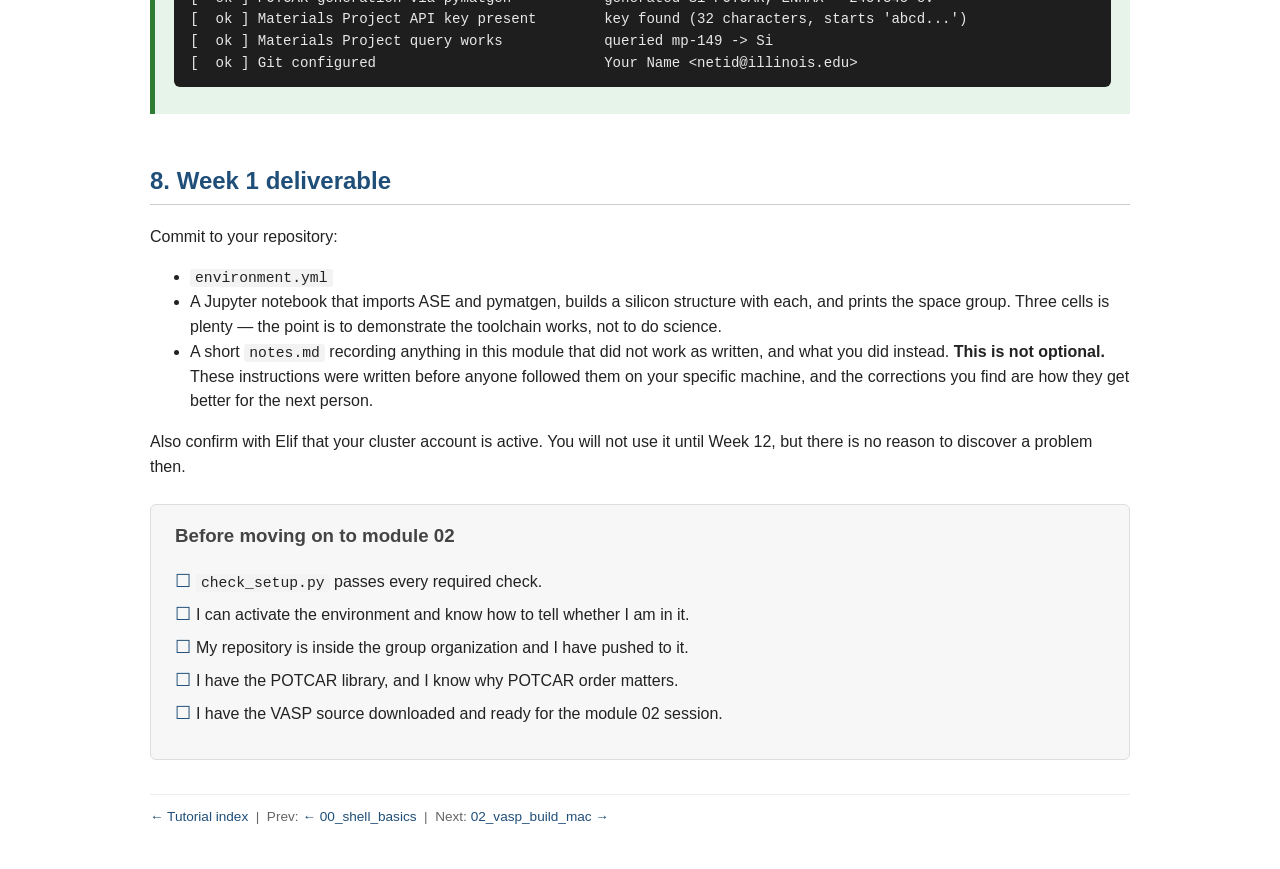
<file: DFT_Onboarding/01_toolchain/index.html>
<!DOCTYPE html>
<html lang="en">
<head>
<meta charset="UTF-8">
<title>01 — Toolchain Setup</title>
<link rel="stylesheet" href="../style.css">
</head>
<body>

<div class="nav"><a href="../">&larr; Tutorial index</a> &nbsp;|&nbsp;
Prev: <a href="../00_shell_basics/">00_shell_basics</a> &nbsp;|&nbsp;
Next: <a href="../02_vasp_build_mac/">02_vasp_build_mac</a></div>

<h1>01 — Toolchain Setup <span class="week">Week 1</span></h1>

<p class="small">Getting from a fresh MacBook to a working scientific
Python environment, with Git, the Materials Project, and the POTCAR library
all wired up.</p>

<div class="goal">
<strong>Goal.</strong> By the end of this module,
<code>python check_setup.py</code> passes every required check. That script
is the definition of "done" — do not move to module 02 until it is green.
</div>

<div class="warning">
<strong>Software policy: conda only. No Homebrew.</strong> Do not install
Homebrew, MacPorts, or system-level scientific packages, and do not
<code>pip install</code> anything that exists on conda-forge. This is not
a stylistic preference. Two overlapping package managers produce library
path and linking conflicts that are genuinely difficult to debug, and they
make your environment impossible to reproduce on someone else's machine.
One package manager, one environment file, one <code>conda activate</code>.
<br><br>
If you find instructions online that begin with <code>brew install</code>,
they are not wrong in general — they are wrong <em>for us</em>. Ask before
deviating.
</div>

<div class="toc">
<strong>Contents</strong>
<ol>
  <li><a href="#miniforge">Install miniforge</a></li>
  <li><a href="#env">Create the environment</a></li>
  <li><a href="#vscode">VS Code</a></li>
  <li><a href="#git">Git and GitHub</a></li>
  <li><a href="#mp">Materials Project API key</a></li>
  <li><a href="#potcar">The POTCAR library</a></li>
  <li><a href="#verify">Verify everything</a></li>
  <li><a href="#deliverable">Week 1 deliverable</a></li>
</ol>
</div>

<h2 id="miniforge">1. Install miniforge</h2>

<p><strong>miniforge</strong> is a minimal conda distribution that defaults
to the conda-forge package repository. We use it rather than Anaconda
(bloated, licensing complications) or plain Miniconda (defaults to a
different channel).</p>

<p>Download the Apple Silicon installer and run it:</p>

<pre>cd ~/Downloads
curl -L -O "https://github.com/conda-forge/miniforge/releases/latest/download/Miniforge3-MacOSX-arm64.sh"
bash Miniforge3-MacOSX-arm64.sh</pre>

<p>Accept the license, accept the default install location
(<code>~/miniforge3</code>), and say <strong>yes</strong> when it offers to
initialize your shell. Then close the terminal and open a new one.</p>

<p>Check that it worked:</p>

<pre>which conda          # should point inside ~/miniforge3
conda --version</pre>

<div class="tip">
<strong>Apple Silicon, not Intel.</strong> Every Mac in this group is
arm64. If you accidentally install the <code>x86_64</code> build,
everything will still appear to work but will run through Rosetta
translation at roughly half speed — and you will not notice until your DFT
calculations are mysteriously slow. Confirm with <code>uname -m</code>,
which should print <code>arm64</code>.
</div>

<h3>Turn off auto-activation of the base environment</h3>

<pre>conda config --set auto_activate_base false</pre>

<p>This keeps your default shell clean, so you have to deliberately
activate the project environment. That is a feature: it means you always
know which environment you are in.</p>

<h2 id="env">2. Create the environment</h2>

<p>The file <a href="environment.yml"><code>environment.yml</code></a> in
this directory defines the environment. Read it before you run it — it is
commented, and the comments explain what each group of packages is for.</p>

<pre>conda env create -f environment.yml
conda activate defects</pre>

<p>This will take several minutes. conda has to solve the dependency graph
and download a few hundred megabytes.</p>

<div class="why">
<strong>Why an environment file instead of installing packages one at a
time?</strong> Because <code>environment.yml</code> is a <em>record</em>.
It goes in Git, and it means that in six months — or on a new laptop, or
for the next student — the same environment can be recreated exactly. A
sequence of <code>conda install</code> commands you typed and forgot is not
reproducible, and reproducibility is not an abstract virtue here: it is how
you tell a real physical result from an artifact of your setup.
</div>

<p>Your prompt should now show <code>(defects)</code>. Confirm you are
running the right Python:</p>

<pre>which python         # should be inside ~/miniforge3/envs/defects
python --version     # 3.12.x</pre>

<div class="warning">
<strong>You must <code>conda activate defects</code> in every new
terminal.</strong> This is the single most common source of "it worked
yesterday" confusion. If a package suddenly is not found, check
<code>which python</code> first — the answer is almost always that you are
in the base environment. Later, once VASP is built against this
environment's MPI libraries, you will need it activated to <em>run
calculations</em> too, not just to run Python.
</div>

<h2 id="vscode">3. VS Code</h2>

<p>Download VS&nbsp;Code from
<a href="https://code.visualstudio.com/">code.visualstudio.com</a> (the
Apple Silicon build), and install these extensions from the Extensions
panel (<kbd>Cmd</kbd>+<kbd>Shift</kbd>+<kbd>X</kbd>):</p>

<ul>
  <li><strong>Python</strong> (Microsoft)</li>
  <li><strong>Jupyter</strong> (Microsoft)</li>
  <li><strong>Claude Code</strong> (Anthropic)</li>
</ul>

<p>Then tell VS&nbsp;Code to use your conda environment:
<kbd>Cmd</kbd>+<kbd>Shift</kbd>+<kbd>P</kbd> &rarr;
<em>Python: Select Interpreter</em> &rarr; choose the one whose path
contains <code>envs/defects</code>.</p>

<div class="tip">
The integrated terminal (<kbd>Ctrl</kbd>+<kbd>`</kbd>) is where you will
live. It picks up the selected interpreter automatically, which is one
fewer thing to forget.
</div>

<h2 id="git">4. Git and GitHub</h2>

<h3>Tell Git who you are</h3>

<pre>git config --global user.name "Your Name"
git config --global user.email "your_netid@illinois.edu"
git config --global init.defaultBranch main
git config --global pull.rebase true</pre>

<h3>Create a GitHub account and get added to the organization</h3>

<ol>
  <li>Create an account at <a href="https://github.com">github.com</a> if
      you do not have one. Use a professional username — it will appear on
      your published work.</li>
  <li><strong>Send Elif your username</strong> so she can add you to the
      group organization.</li>
  <li>Once you are a member, <strong>create your project repository
      <em>inside the organization</em></strong>, not under your personal
      account. This matters: repositories in the organization are owned by
      the group, survive your graduation, and are visible to the people who
      need to help you.</li>
</ol>

<h3>Set up an SSH key</h3>

<p>This lets you push to GitHub without typing a password every time:</p>

<pre>ssh-keygen -t ed25519 -C "your_netid@illinois.edu"
# accept the default location; setting a passphrase is optional
cat ~/.ssh/id_ed25519.pub</pre>

<p>Copy the output, then on GitHub go to <em>Settings &rarr; SSH and GPG
keys &rarr; New SSH key</em> and paste it. Test:</p>

<pre>ssh -T git@github.com</pre>

<h3>Clone your repository</h3>

<pre>mkdir -p ~/research
cd ~/research
git clone git@github.com:ORGNAME/REPONAME.git
cd REPONAME</pre>

<p>Copy <code>environment.yml</code> into the repository and make your
first commit:</p>

<pre>cp ~/path/to/tutorials/01_toolchain/environment.yml .
git add environment.yml
git commit -m "Add conda environment specification"
git push</pre>

<div class="tip">
<strong>Commit daily, even when the work is messy.</strong> Git is a safety
net, not a polished archive. A commit that says "broken, saving progress"
is far more useful than no commit. The one thing to keep out of Git is
large binary output — <code>WAVECAR</code>, <code>CHGCAR</code>, and
<code>vasprun.xml</code> files can be hundreds of megabytes. We will set up
a <code>.gitignore</code> for those in module 03.
</div>

<h2 id="mp">5. Materials Project API key</h2>

<p>The <a href="https://materialsproject.org">Materials Project</a> is a
public database of computed materials properties. We use it for two things:
getting starting crystal structures, and later (Week 11) finding the
competing phases that set chemical potential limits.</p>

<ol>
  <li>Register at <a href="https://materialsproject.org">materialsproject.org</a>
      — free, use your Illinois email.</li>
  <li>Go to your dashboard and copy your <strong>API key</strong>.</li>
  <li>Store it. Add this line to <code>~/.zshrc</code>:
      <pre>export MP_API_KEY="your_key_here"</pre>
      then <code>source ~/.zshrc</code>.</li>
  <li>Also register it with pymatgen, which looks for its own setting name:
      <pre>mkdir -p ~/.config      # pmg fails if this does not already exist
pmg config --add PMG_MAPI_KEY "your_key_here"</pre>
      This writes to <code>~/.config/.pmgrc.yaml</code>.</li>
</ol>

<div class="why">
<strong>Why two names for the same key?</strong> The Materials Project
replaced its original API with a new one, and the two client libraries look
for differently-named settings — <code>PMG_MAPI_KEY</code> for pymatgen's
legacy interface, <code>MP_API_KEY</code> for the newer
<code>mp-api</code> client. Setting both costs nothing and saves a
confusing afternoon later, when a tool you did not write goes looking for
the one you did not set.
</div>

<div class="warning">
<strong>Never commit your API key to Git.</strong> It is tied to your
account. Keeping it in <code>~/.zshrc</code> — outside any repository — is
the whole point. If you ever paste a key into a script, stop and move it to
an environment variable before committing.
</div>

<h2 id="potcar">6. The POTCAR library</h2>

<p>POTCAR files are the VASP pseudopotentials: one per element, describing
how the core electrons are replaced by an effective potential. They are
<strong>licensed</strong> — they come with the VASP license and cannot be
redistributed publicly.</p>

<p><strong>Get the library from Elif.</strong> Put it somewhere permanent
and outside any Git repository, for example <code>~/vasp_pseudo/</code>.</p>

<h3>Two ways you will use POTCARs</h3>

<p><strong>By hand.</strong> A POTCAR is just the per-element files
concatenated in POSCAR order:</p>

<pre>cp ~/vasp_pseudo/Si/POTCAR POTCAR                      # one element

rm -f POTCAR                                          # then, for two elements:
cat ~/vasp_pseudo/Ga/POTCAR ~/vasp_pseudo/N/POTCAR &gt; POTCAR   # IN ORDER</pre>

<div class="tip">
Library POTCARs are read-only and <code>cp</code> preserves that, so
<code>cat ... &gt; POTCAR</code> fails with <code>permission denied</code> if
one is already there. <code>rm -f POTCAR</code> first and the problem
disappears.
</div>

<p><strong>Through pymatgen.</strong> pymatgen can generate POTCARs
automatically, but it expects the library in a specific directory layout
(with names like <code>POT_GGA_PAW_PBE_54/</code>), which is <em>not</em>
the same as the flat <code>&lt;element&gt;/POTCAR</code> layout above. To
build the layout pymatgen wants:</p>

<pre>pmg config -p ~/vasp_pseudo ~/vasp_psp_pmg
pmg config --add PMG_VASP_PSP_DIR ~/vasp_psp_pmg
export PMG_VASP_PSP_DIR=~/vasp_psp_pmg     # also add this line to ~/.zshrc</pre>

<div class="tip">
This step is fiddly and depends on exactly how the library you were given
is organized. If <code>pmg config -p</code> complains, that is normal —
bring the error message to the meeting, or work through it with Claude. It
is a directory-shuffling problem, not a physics problem, and it is not
worth an hour of solo struggle.
</div>

<h3>Confirm it works</h3>

<pre>python -c "from pymatgen.io.vasp.inputs import Potcar; \
p = Potcar(['Si'], functional='PBE_54'); print(p[0].keywords['ENMAX'])"</pre>

<p>You should get a number around 245 eV. That is silicon's recommended
minimum plane-wave cutoff, and you will meet it again in module 04.</p>

<div class="warning">
<strong>POTCAR order must match POSCAR order. Always.</strong> If your
POSCAR lists <code>Ga N</code>, your POTCAR must contain gallium first,
then nitrogen. Get this backwards and VASP will run happily to completion
and give you a completely meaningless answer, with no error message. This
is the single most expensive silent mistake in VASP, and it is worth
developing a reflex of checking:
<pre>head -1 POTCAR
grep -c "End of Dataset" POTCAR    # how many elements are in there</pre>
</div>

<h2 id="verify">7. Verify everything</h2>

<p>Run the check script in this directory:</p>

<pre>conda activate defects
python check_setup.py</pre>

<p>It tests each piece independently and keeps going after a failure, so one
run tells you everything that is wrong rather than one thing at a time.</p>

<p>The last two checks — MPI and <code>gfortran</code> — are allowed to
report <code>warn</code> at this stage. Those belong to module 02. Every
other check must say <code>ok</code>.</p>

<div class="done">
<strong>What "done" looks like:</strong>
<pre>[  ok ] Python / conda environment                Python 3.12.x in env 'defects'
[  ok ] Core packages (numpy, scipy, ...)         numpy 2.x, scipy 1.x, matplotlib 3.x
[  ok ] ASE                                      ase 3.x; built Si cell with 2 atoms
[  ok ] pymatgen                                 pymatgen 2025.x; built Si with 8 sites
[  ok ] Symmetry detection (spglib)              space group correctly identified as Fd-3m
[  ok ] POTCAR directory configured              /Users/you/vasp_psp_pmg
[  ok ] POTCAR generation via pymatgen           generated Si POTCAR, ENMAX = 245.345 eV
[  ok ] Materials Project API key present        key found (32 characters, starts 'abcd...')
[  ok ] Materials Project query works            queried mp-149 -&gt; Si
[  ok ] Git configured                           Your Name &lt;netid@illinois.edu&gt;</pre>
</div>

<h2 id="deliverable">8. Week 1 deliverable</h2>

<p>Commit to your repository:</p>

<ul>
  <li><code>environment.yml</code></li>
  <li>A Jupyter notebook that imports ASE and pymatgen, builds a silicon
      structure with each, and prints the space group. Three cells is
      plenty — the point is to demonstrate the toolchain works, not to do
      science.</li>
  <li>A short <code>notes.md</code> recording anything in this module that
      did not work as written, and what you did instead. <strong>This is
      not optional.</strong> These instructions were written before anyone
      followed them on your specific machine, and the corrections you find
      are how they get better for the next person.</li>
</ul>

<p>Also confirm with Elif that your cluster account is active. You will not
use it until Week 12, but there is no reason to discover a problem then.</p>

<div class="check">
<h3>Before moving on to module 02</h3>
<ul>
  <li><code>check_setup.py</code> passes every required check.</li>
  <li>I can activate the environment and know how to tell whether I am in it.</li>
  <li>My repository is inside the group organization and I have pushed to it.</li>
  <li>I have the POTCAR library, and I know why POTCAR order matters.</li>
  <li>I have the VASP source downloaded and ready for the module 02 session.</li>
</ul>
</div>

<div class="nav" style="margin-top:2.5em;border-top:1px solid #eee;border-bottom:none;padding-top:.8em">
<a href="../">&larr; Tutorial index</a> &nbsp;|&nbsp;
Prev: <a href="../00_shell_basics/">&larr; 00_shell_basics</a> &nbsp;|&nbsp;
Next: <a href="../02_vasp_build_mac/">02_vasp_build_mac &rarr;</a></div>

</body>
</html>
</file>
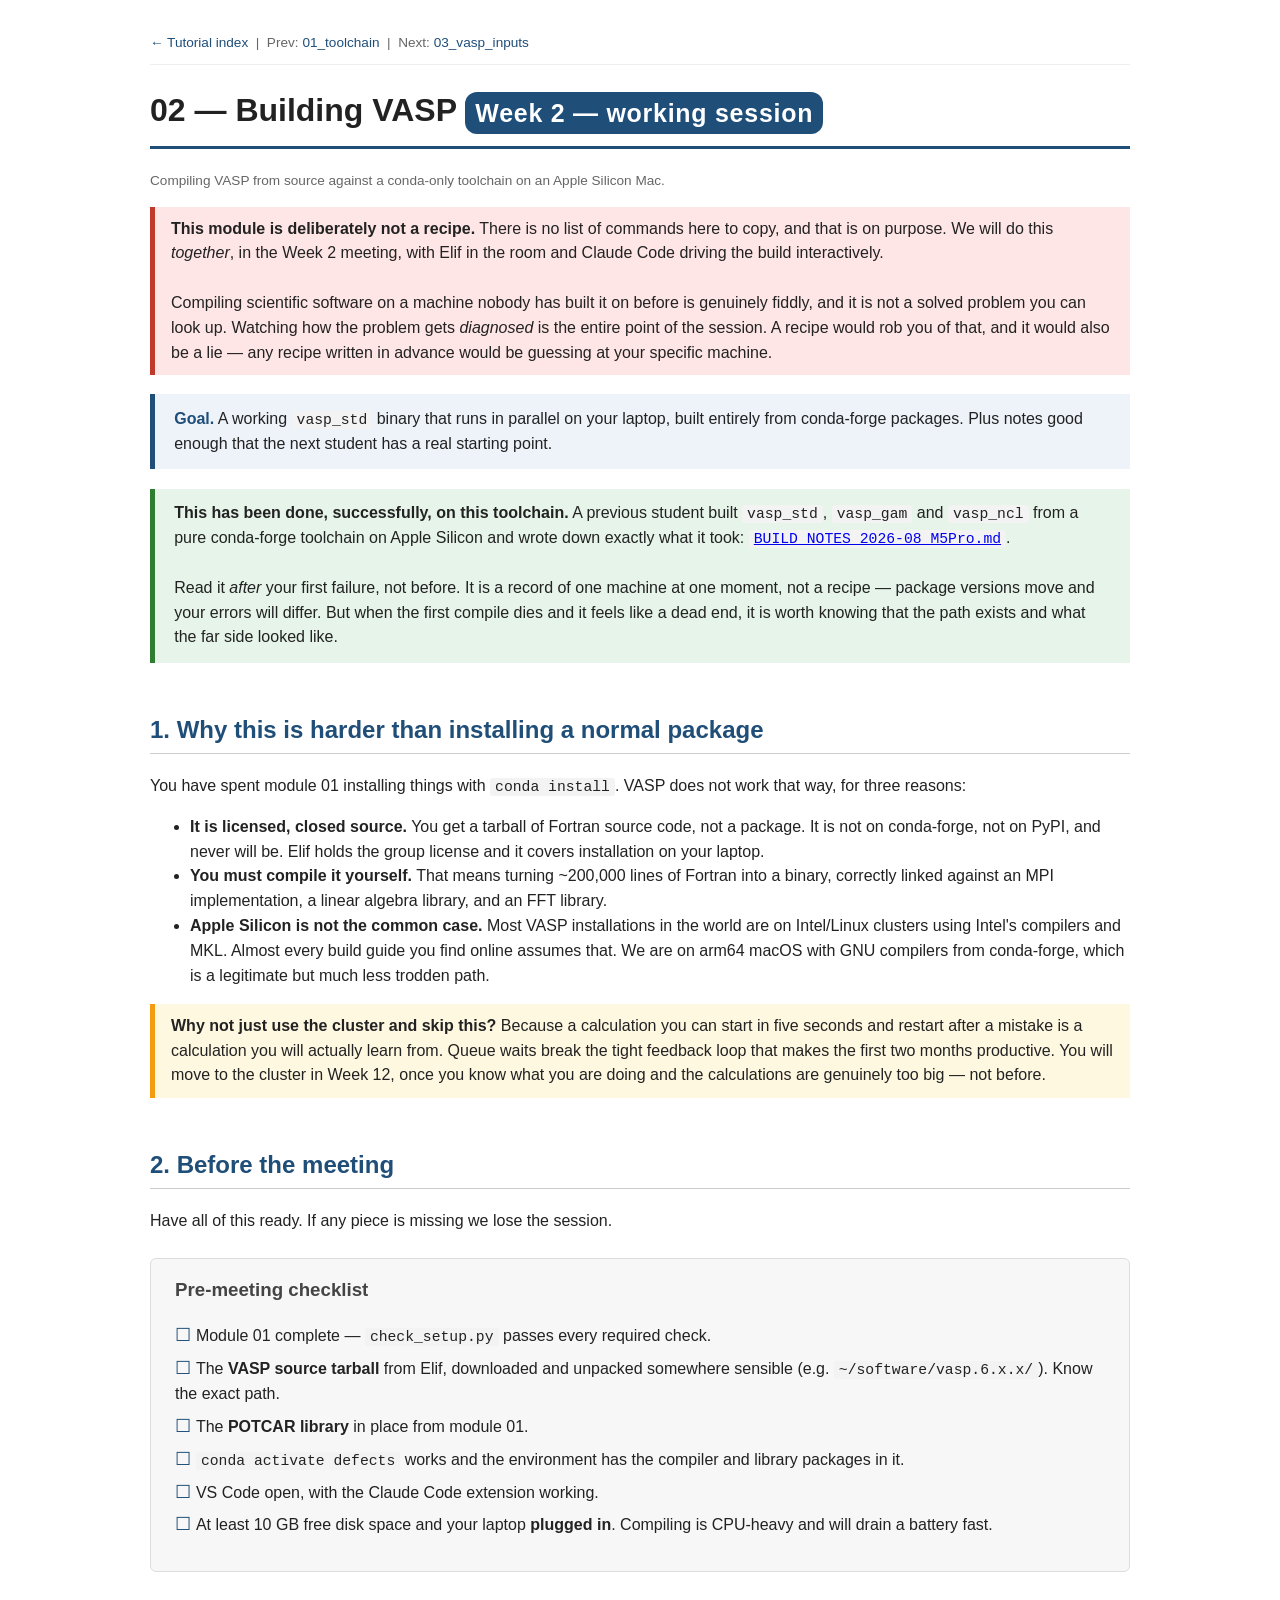
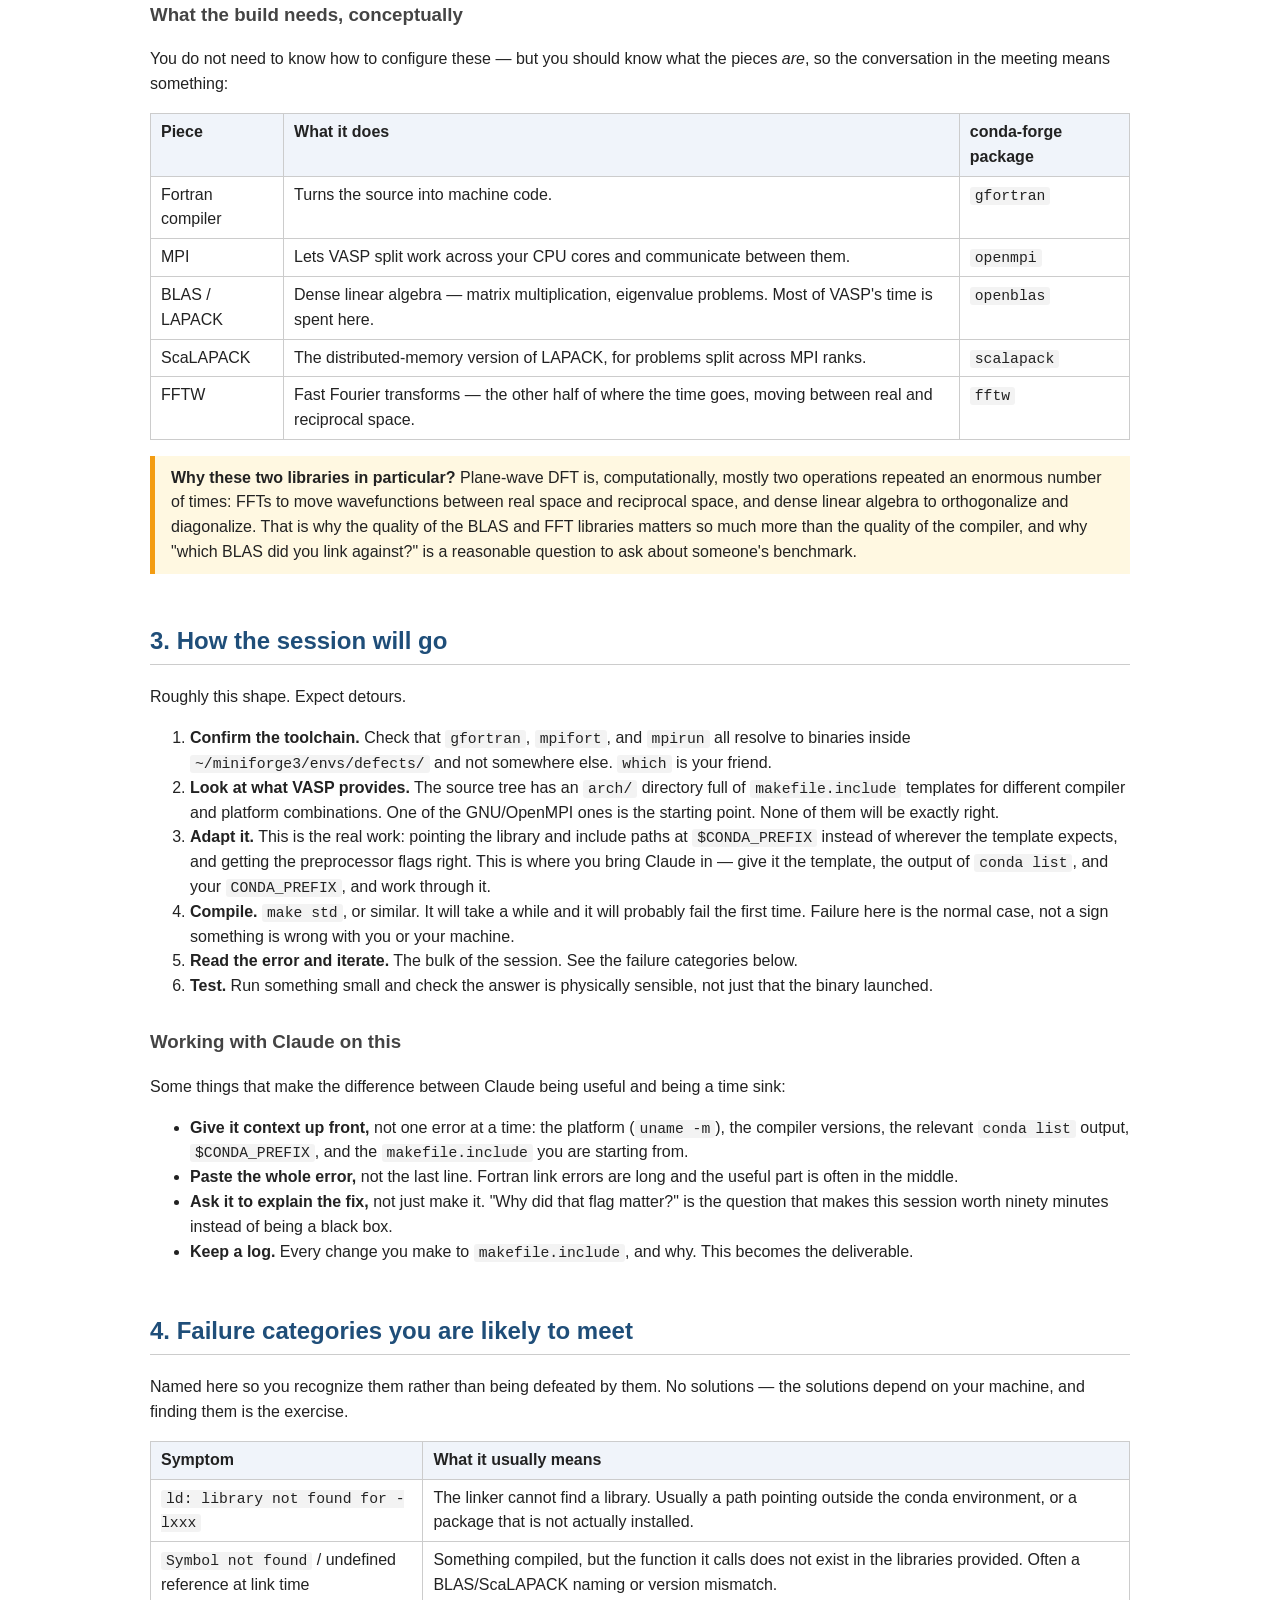
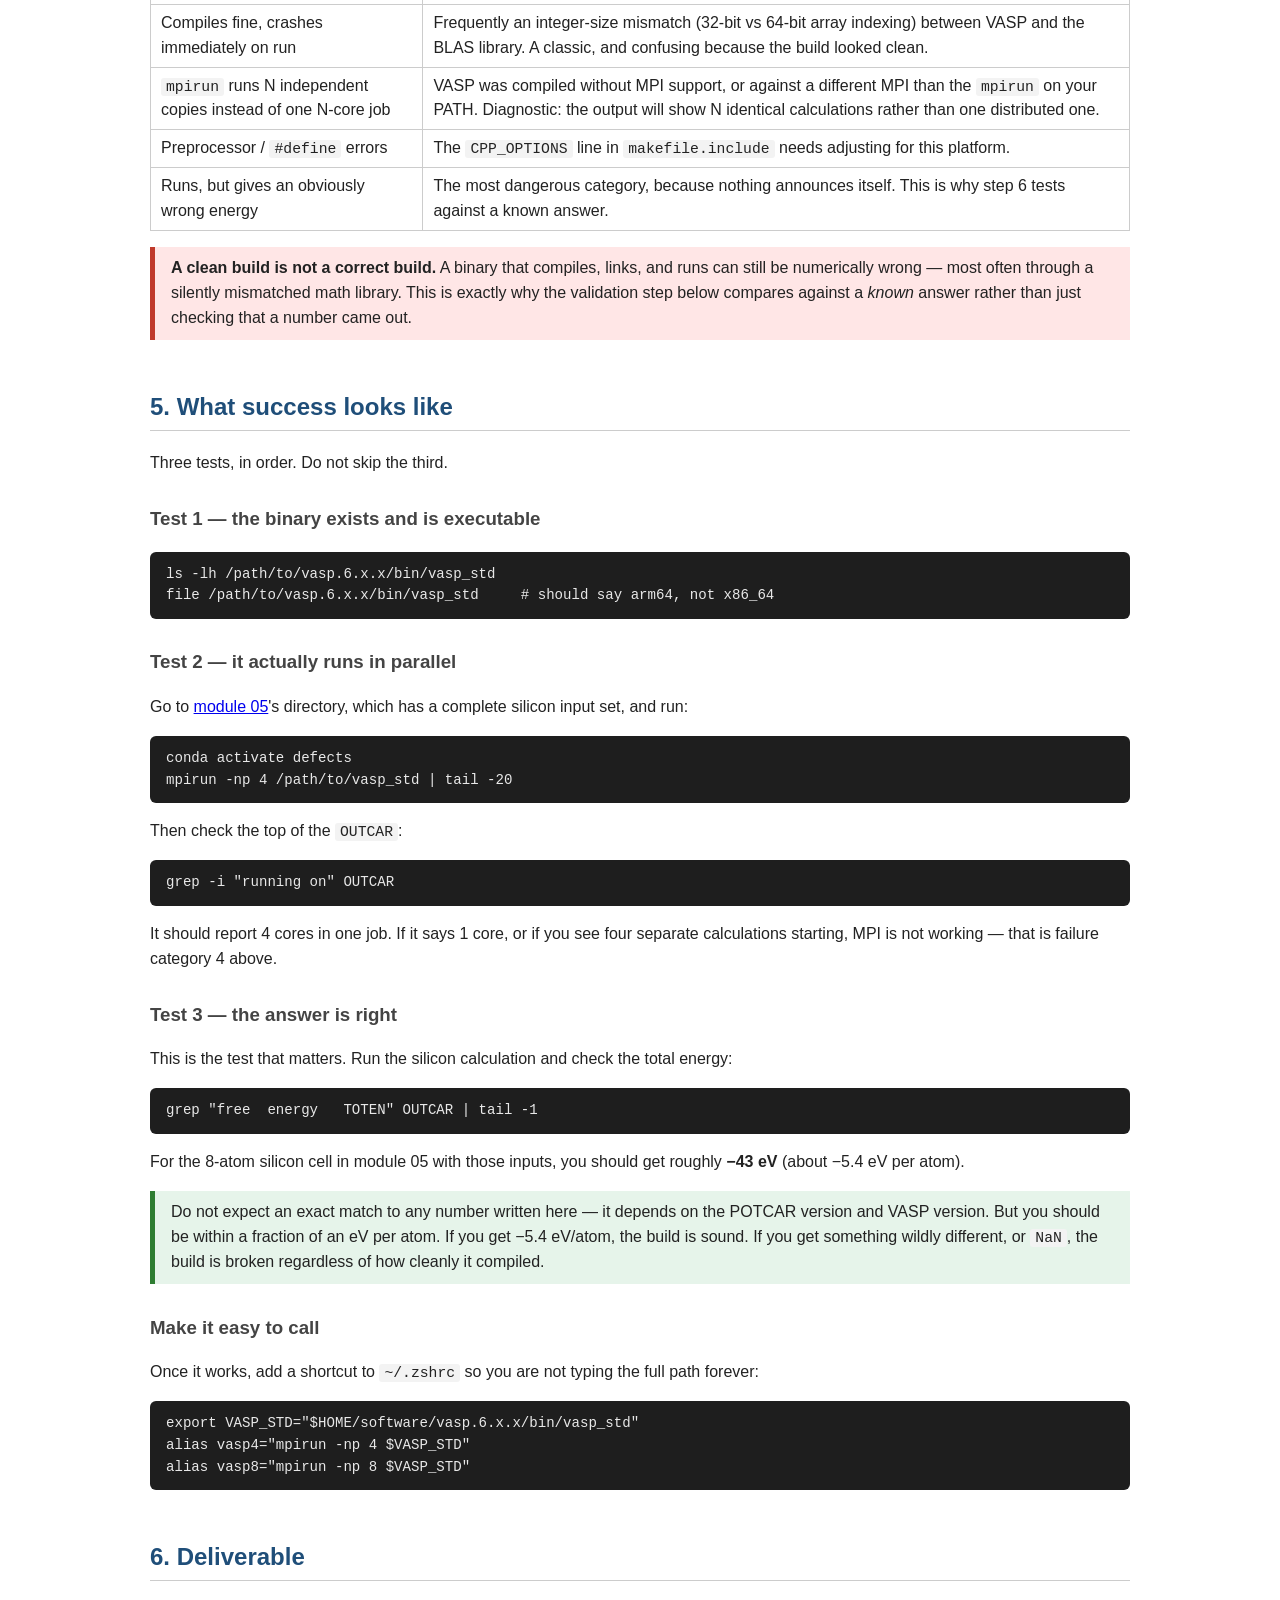
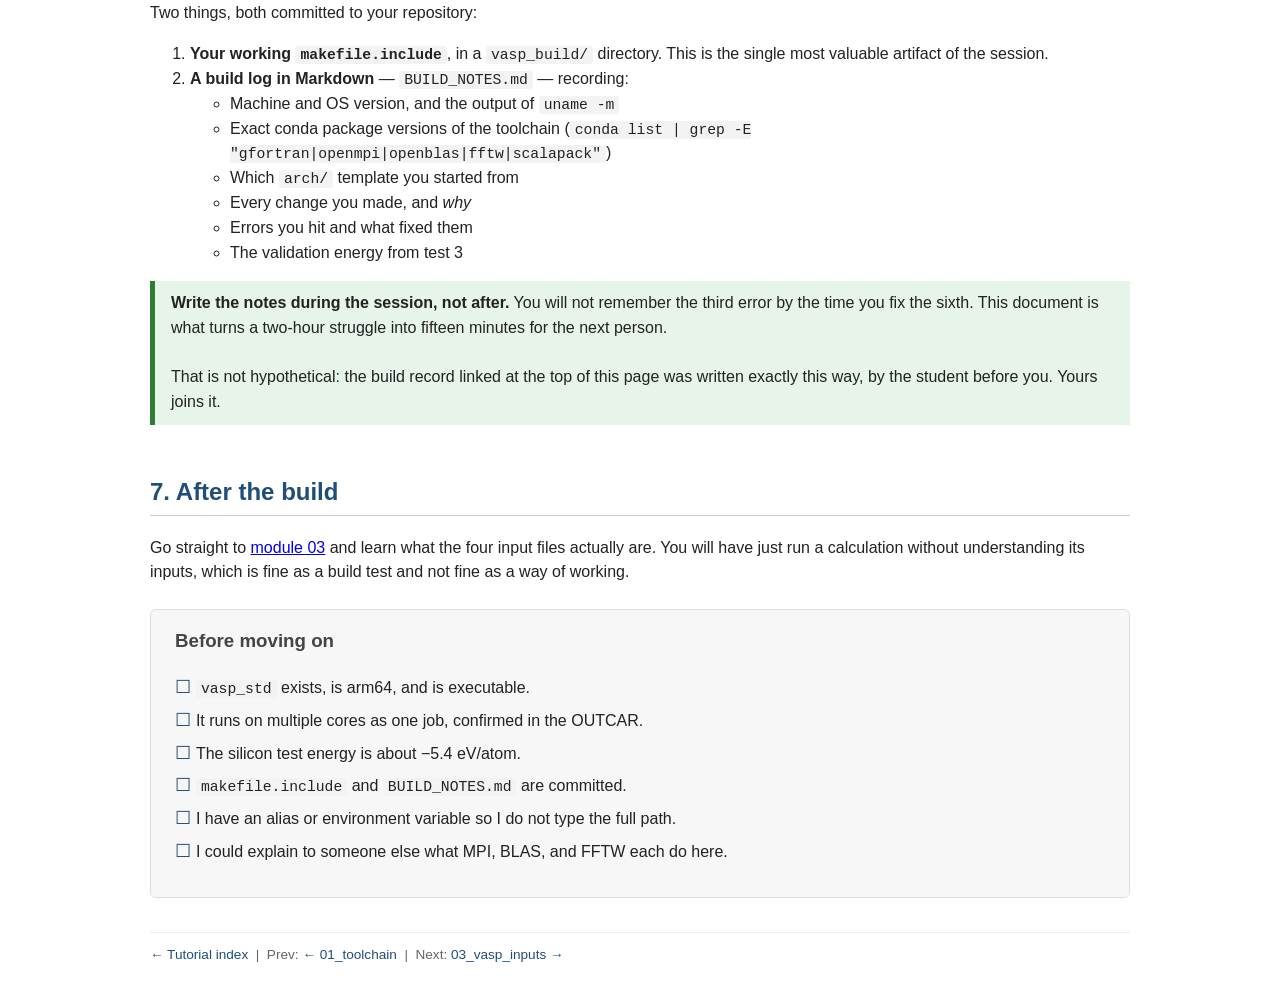
<file: DFT_Onboarding/02_vasp_build_mac/index.html>
<!DOCTYPE html>
<html lang="en">
<head>
<meta charset="UTF-8">
<title>02 — Building VASP on Apple Silicon</title>
<link rel="stylesheet" href="../style.css">
</head>
<body>

<div class="nav"><a href="../">&larr; Tutorial index</a> &nbsp;|&nbsp;
Prev: <a href="../01_toolchain/">01_toolchain</a> &nbsp;|&nbsp;
Next: <a href="../03_vasp_inputs/">03_vasp_inputs</a></div>

<h1>02 — Building VASP <span class="week">Week 2 — working session</span></h1>

<p class="small">Compiling VASP from source against a conda-only toolchain
on an Apple Silicon Mac.</p>

<div class="warning">
<strong>This module is deliberately not a recipe.</strong> There is no list
of commands here to copy, and that is on purpose. We will do this
<em>together</em>, in the Week 2 meeting, with Elif in the room and Claude
Code driving the build interactively.
<br><br>
Compiling scientific software on a machine nobody has built it on before is
genuinely fiddly, and it is not a solved problem you can look up. Watching
how the problem gets <em>diagnosed</em> is the entire point of the session.
A recipe would rob you of that, and it would also be a lie — any recipe
written in advance would be guessing at your specific machine.
</div>

<div class="goal">
<strong>Goal.</strong> A working <code>vasp_std</code> binary that runs in
parallel on your laptop, built entirely from conda-forge packages. Plus
notes good enough that the next student has a real starting point.
</div>

<div class="done">
<strong>This has been done, successfully, on this toolchain.</strong> A
previous student built <code>vasp_std</code>, <code>vasp_gam</code> and
<code>vasp_ncl</code> from a pure conda-forge toolchain on Apple Silicon and
wrote down exactly what it took:
<a href="BUILD_NOTES_2026-08_M5Pro.md"><code>BUILD_NOTES_2026-08_M5Pro.md</code></a>.
<br><br>
Read it <em>after</em> your first failure, not before. It is a record of one
machine at one moment, not a recipe — package versions move and your errors
will differ. But when the first compile dies and it feels like a dead end,
it is worth knowing that the path exists and what the far side looked like.
</div>

<h2>1. Why this is harder than installing a normal package</h2>

<p>You have spent module 01 installing things with <code>conda install</code>.
VASP does not work that way, for three reasons:</p>

<ul>
  <li><strong>It is licensed, closed source.</strong> You get a tarball of
      Fortran source code, not a package. It is not on conda-forge, not on
      PyPI, and never will be. Elif holds the group license and it covers
      installation on your laptop.</li>
  <li><strong>You must compile it yourself.</strong> That means turning
      ~200,000 lines of Fortran into a binary, correctly linked against an
      MPI implementation, a linear algebra library, and an FFT library.</li>
  <li><strong>Apple Silicon is not the common case.</strong> Most VASP
      installations in the world are on Intel/Linux clusters using Intel's
      compilers and MKL. Almost every build guide you find online assumes
      that. We are on arm64 macOS with GNU compilers from conda-forge, which
      is a legitimate but much less trodden path.</li>
</ul>

<div class="why">
<strong>Why not just use the cluster and skip this?</strong> Because a
calculation you can start in five seconds and restart after a mistake is a
calculation you will actually learn from. Queue waits break the tight
feedback loop that makes the first two months productive. You will move to
the cluster in Week 12, once you know what you are doing and the
calculations are genuinely too big — not before.
</div>

<h2>2. Before the meeting</h2>

<p>Have all of this ready. If any piece is missing we lose the session.</p>

<div class="check">
<h3>Pre-meeting checklist</h3>
<ul>
  <li>Module 01 complete — <code>check_setup.py</code> passes every required check.</li>
  <li>The <strong>VASP source tarball</strong> from Elif, downloaded and
      unpacked somewhere sensible (e.g. <code>~/software/vasp.6.x.x/</code>).
      Know the exact path.</li>
  <li>The <strong>POTCAR library</strong> in place from module 01.</li>
  <li><code>conda activate defects</code> works and the environment has
      the compiler and library packages in it.</li>
  <li>VS&nbsp;Code open, with the Claude Code extension working.</li>
  <li>At least 10&nbsp;GB free disk space and your laptop <strong>plugged
      in</strong>. Compiling is CPU-heavy and will drain a battery fast.</li>
</ul>
</div>

<h3>What the build needs, conceptually</h3>

<p>You do not need to know how to configure these — but you should know
what the pieces <em>are</em>, so the conversation in the meeting means
something:</p>

<table>
<tr><th>Piece</th><th>What it does</th><th>conda-forge package</th></tr>
<tr><td>Fortran compiler</td>
    <td>Turns the source into machine code.</td>
    <td><code>gfortran</code></td></tr>
<tr><td>MPI</td>
    <td>Lets VASP split work across your CPU cores and communicate between them.</td>
    <td><code>openmpi</code></td></tr>
<tr><td>BLAS / LAPACK</td>
    <td>Dense linear algebra — matrix multiplication, eigenvalue problems. Most of VASP's time is spent here.</td>
    <td><code>openblas</code></td></tr>
<tr><td>ScaLAPACK</td>
    <td>The distributed-memory version of LAPACK, for problems split across MPI ranks.</td>
    <td><code>scalapack</code></td></tr>
<tr><td>FFTW</td>
    <td>Fast Fourier transforms — the other half of where the time goes, moving between real and reciprocal space.</td>
    <td><code>fftw</code></td></tr>
</table>

<div class="why">
<strong>Why these two libraries in particular?</strong> Plane-wave DFT is,
computationally, mostly two operations repeated an enormous number of
times: FFTs to move wavefunctions between real space and reciprocal space,
and dense linear algebra to orthogonalize and diagonalize. That is why the
quality of the BLAS and FFT libraries matters so much more than the quality
of the compiler, and why "which BLAS did you link against?" is a reasonable
question to ask about someone's benchmark.
</div>

<h2>3. How the session will go</h2>

<p>Roughly this shape. Expect detours.</p>

<ol>
  <li><strong>Confirm the toolchain.</strong> Check that
      <code>gfortran</code>, <code>mpifort</code>, and <code>mpirun</code>
      all resolve to binaries inside
      <code>~/miniforge3/envs/defects/</code> and not somewhere else.
      <code>which</code> is your friend.</li>

  <li><strong>Look at what VASP provides.</strong> The source tree has an
      <code>arch/</code> directory full of <code>makefile.include</code>
      templates for different compiler and platform combinations. One of the
      GNU/OpenMPI ones is the starting point. None of them will be exactly
      right.</li>

  <li><strong>Adapt it.</strong> This is the real work: pointing the
      library and include paths at <code>$CONDA_PREFIX</code> instead of
      wherever the template expects, and getting the preprocessor flags
      right. This is where you bring Claude in — give it the template, the
      output of <code>conda list</code>, and your <code>CONDA_PREFIX</code>,
      and work through it.</li>

  <li><strong>Compile.</strong> <code>make std</code>, or similar. It will
      take a while and it will probably fail the first time. Failure here is
      the normal case, not a sign something is wrong with you or your
      machine.</li>

  <li><strong>Read the error and iterate.</strong> The bulk of the session.
      See the failure categories below.</li>

  <li><strong>Test.</strong> Run something small and check the answer is
      physically sensible, not just that the binary launched.</li>
</ol>

<h3>Working with Claude on this</h3>

<p>Some things that make the difference between Claude being useful and
being a time sink:</p>

<ul>
  <li><strong>Give it context up front,</strong> not one error at a time:
      the platform (<code>uname -m</code>), the compiler versions, the
      relevant <code>conda list</code> output, <code>$CONDA_PREFIX</code>,
      and the <code>makefile.include</code> you are starting from.</li>
  <li><strong>Paste the whole error,</strong> not the last line. Fortran
      link errors are long and the useful part is often in the middle.</li>
  <li><strong>Ask it to explain the fix,</strong> not just make it. "Why
      did that flag matter?" is the question that makes this session worth
      ninety minutes instead of being a black box.</li>
  <li><strong>Keep a log.</strong> Every change you make to
      <code>makefile.include</code>, and why. This becomes the deliverable.</li>
</ul>

<h2>4. Failure categories you are likely to meet</h2>

<p>Named here so you recognize them rather than being defeated by them.
No solutions — the solutions depend on your machine, and finding them is
the exercise.</p>

<table>
<tr><th>Symptom</th><th>What it usually means</th></tr>
<tr><td><code>ld: library not found for -lxxx</code></td>
    <td>The linker cannot find a library. Usually a path pointing outside the conda environment, or a package that is not actually installed.</td></tr>
<tr><td><code>Symbol not found</code> / undefined reference at link time</td>
    <td>Something compiled, but the function it calls does not exist in the libraries provided. Often a BLAS/ScaLAPACK naming or version mismatch.</td></tr>
<tr><td>Compiles fine, crashes immediately on run</td>
    <td>Frequently an integer-size mismatch (32-bit vs 64-bit array indexing) between VASP and the BLAS library. A classic, and confusing because the build looked clean.</td></tr>
<tr><td><code>mpirun</code> runs N independent copies instead of one N-core job</td>
    <td>VASP was compiled without MPI support, or against a different MPI than the <code>mpirun</code> on your PATH. Diagnostic: the output will show N identical calculations rather than one distributed one.</td></tr>
<tr><td>Preprocessor / <code>#define</code> errors</td>
    <td>The <code>CPP_OPTIONS</code> line in <code>makefile.include</code> needs adjusting for this platform.</td></tr>
<tr><td>Runs, but gives an obviously wrong energy</td>
    <td>The most dangerous category, because nothing announces itself. This is why step 6 tests against a known answer.</td></tr>
</table>

<div class="warning">
<strong>A clean build is not a correct build.</strong> A binary that
compiles, links, and runs can still be numerically wrong — most often
through a silently mismatched math library. This is exactly why the
validation step below compares against a <em>known</em> answer rather than
just checking that a number came out.
</div>

<h2>5. What success looks like</h2>

<p>Three tests, in order. Do not skip the third.</p>

<h3>Test 1 — the binary exists and is executable</h3>
<pre>ls -lh /path/to/vasp.6.x.x/bin/vasp_std
file /path/to/vasp.6.x.x/bin/vasp_std     # should say arm64, not x86_64</pre>

<h3>Test 2 — it actually runs in parallel</h3>

<p>Go to <a href="../05_si_relax/">module 05</a>'s directory, which has a
complete silicon input set, and run:</p>

<pre>conda activate defects
mpirun -np 4 /path/to/vasp_std | tail -20</pre>

<p>Then check the top of the <code>OUTCAR</code>:</p>

<pre>grep -i "running on" OUTCAR</pre>

<p>It should report 4 cores in one job. If it says 1 core, or if you see
four separate calculations starting, MPI is not working — that is failure
category 4 above.</p>

<h3>Test 3 — the answer is right</h3>

<p>This is the test that matters. Run the silicon calculation and check the
total energy:</p>

<pre>grep "free  energy   TOTEN" OUTCAR | tail -1</pre>

<p>For the 8-atom silicon cell in module 05 with those inputs, you should
get roughly <strong>&minus;43 eV</strong> (about &minus;5.4 eV per atom).</p>

<div class="tip">
Do not expect an exact match to any number written here — it depends on the
POTCAR version and VASP version. But you should be within a fraction of an
eV per atom. If you get &minus;5.4&nbsp;eV/atom, the build is sound. If you
get something wildly different, or <code>NaN</code>, the build is broken
regardless of how cleanly it compiled.
</div>

<h3>Make it easy to call</h3>

<p>Once it works, add a shortcut to <code>~/.zshrc</code> so you are not
typing the full path forever:</p>

<pre>export VASP_STD="$HOME/software/vasp.6.x.x/bin/vasp_std"
alias vasp4="mpirun -np 4 $VASP_STD"
alias vasp8="mpirun -np 8 $VASP_STD"</pre>

<h2>6. Deliverable</h2>

<p>Two things, both committed to your repository:</p>

<ol>
  <li><strong>Your working <code>makefile.include</code></strong>, in a
      <code>vasp_build/</code> directory. This is the single most valuable
      artifact of the session.</li>

  <li><strong>A build log in Markdown</strong> — <code>BUILD_NOTES.md</code>
      — recording:
      <ul>
        <li>Machine and OS version, and the output of <code>uname -m</code></li>
        <li>Exact conda package versions of the toolchain
            (<code>conda list | grep -E "gfortran|openmpi|openblas|fftw|scalapack"</code>)</li>
        <li>Which <code>arch/</code> template you started from</li>
        <li>Every change you made, and <em>why</em></li>
        <li>Errors you hit and what fixed them</li>
        <li>The validation energy from test 3</li>
      </ul>
  </li>
</ol>

<div class="tip">
<strong>Write the notes during the session, not after.</strong> You will not
remember the third error by the time you fix the sixth. This document is
what turns a two-hour struggle into fifteen minutes for the next person.
<br><br>
That is not hypothetical: the build record linked at the top of this page was
written exactly this way, by the student before you. Yours joins it.
</div>

<h2>7. After the build</h2>

<p>Go straight to <a href="../03_vasp_inputs/">module 03</a> and learn what
the four input files actually are. You will have just run a calculation
without understanding its inputs, which is fine as a build test and not fine
as a way of working.</p>

<div class="check">
<h3>Before moving on</h3>
<ul>
  <li><code>vasp_std</code> exists, is arm64, and is executable.</li>
  <li>It runs on multiple cores as one job, confirmed in the OUTCAR.</li>
  <li>The silicon test energy is about &minus;5.4 eV/atom.</li>
  <li><code>makefile.include</code> and <code>BUILD_NOTES.md</code> are committed.</li>
  <li>I have an alias or environment variable so I do not type the full path.</li>
  <li>I could explain to someone else what MPI, BLAS, and FFTW each do here.</li>
</ul>
</div>

<div class="nav" style="margin-top:2.5em;border-top:1px solid #eee;border-bottom:none;padding-top:.8em">
<a href="../">&larr; Tutorial index</a> &nbsp;|&nbsp;
Prev: <a href="../01_toolchain/">&larr; 01_toolchain</a> &nbsp;|&nbsp;
Next: <a href="../03_vasp_inputs/">03_vasp_inputs &rarr;</a></div>

</body>
</html>
</file>
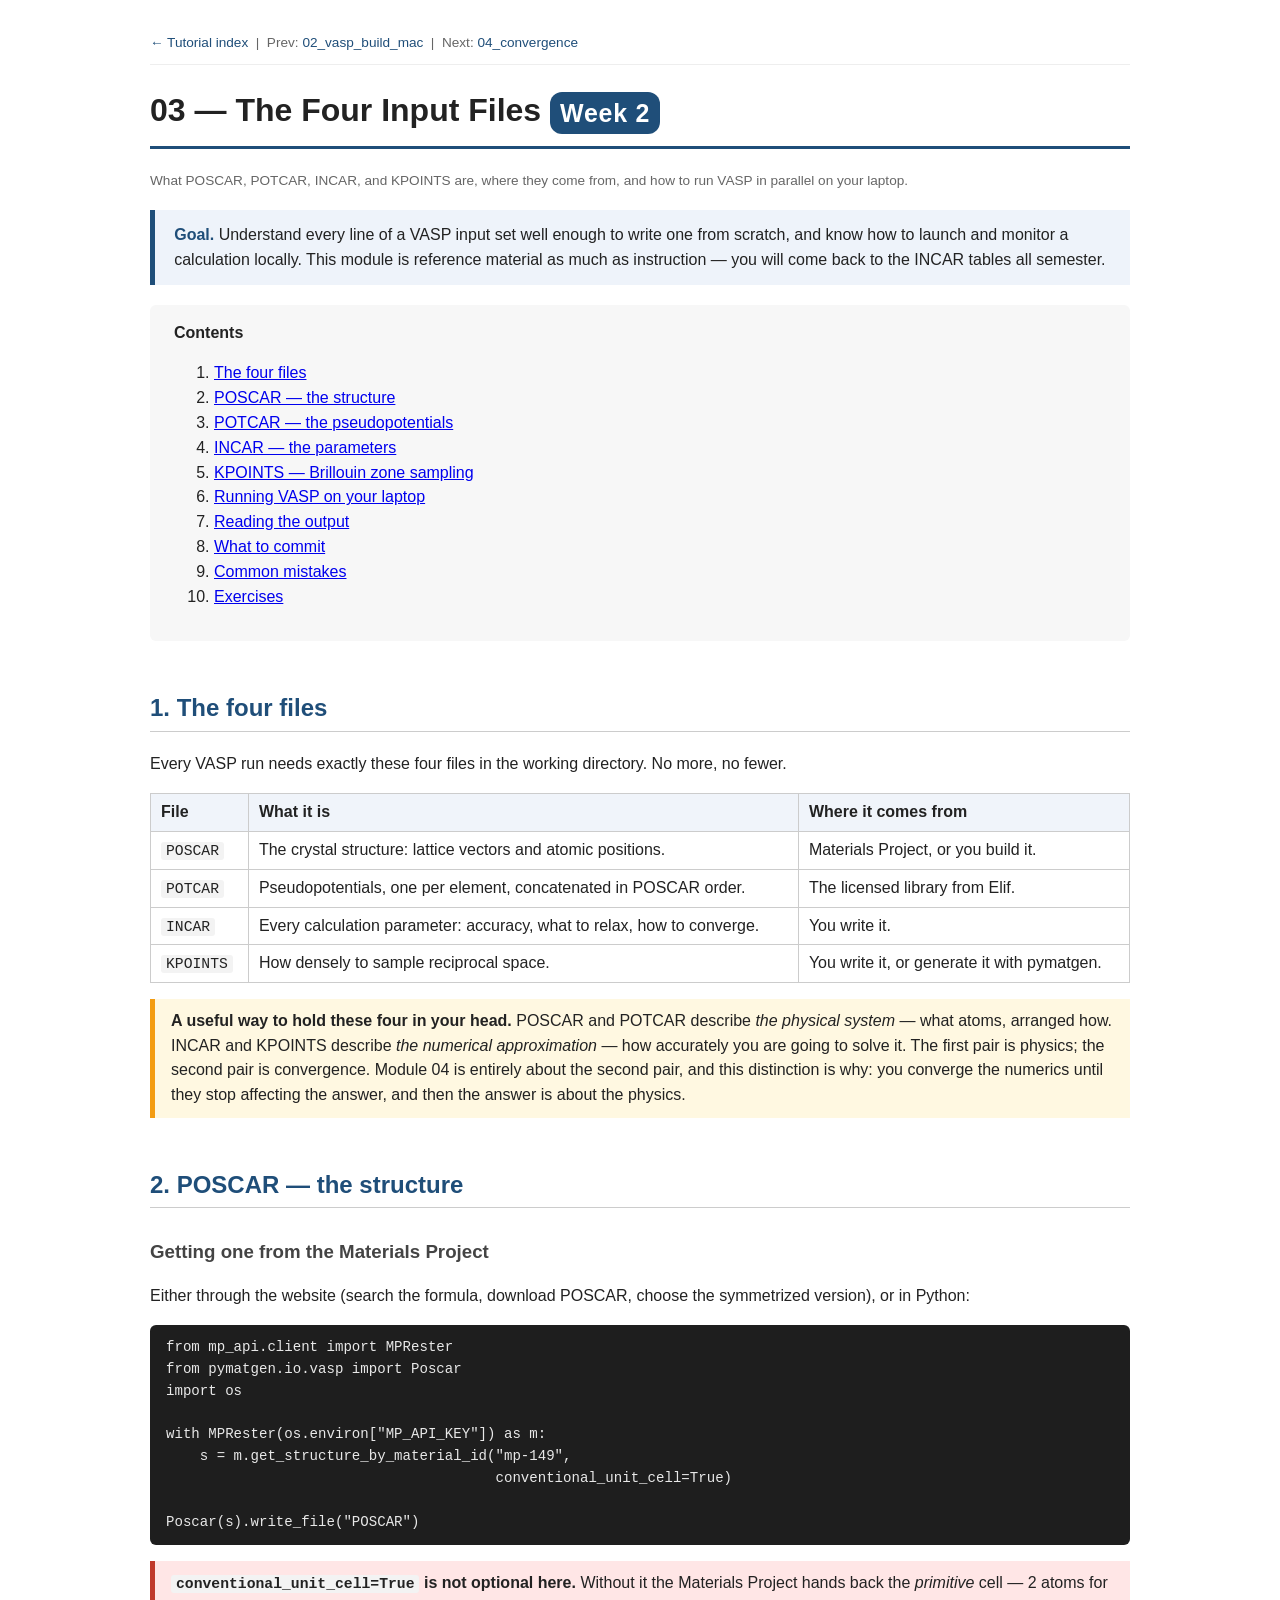
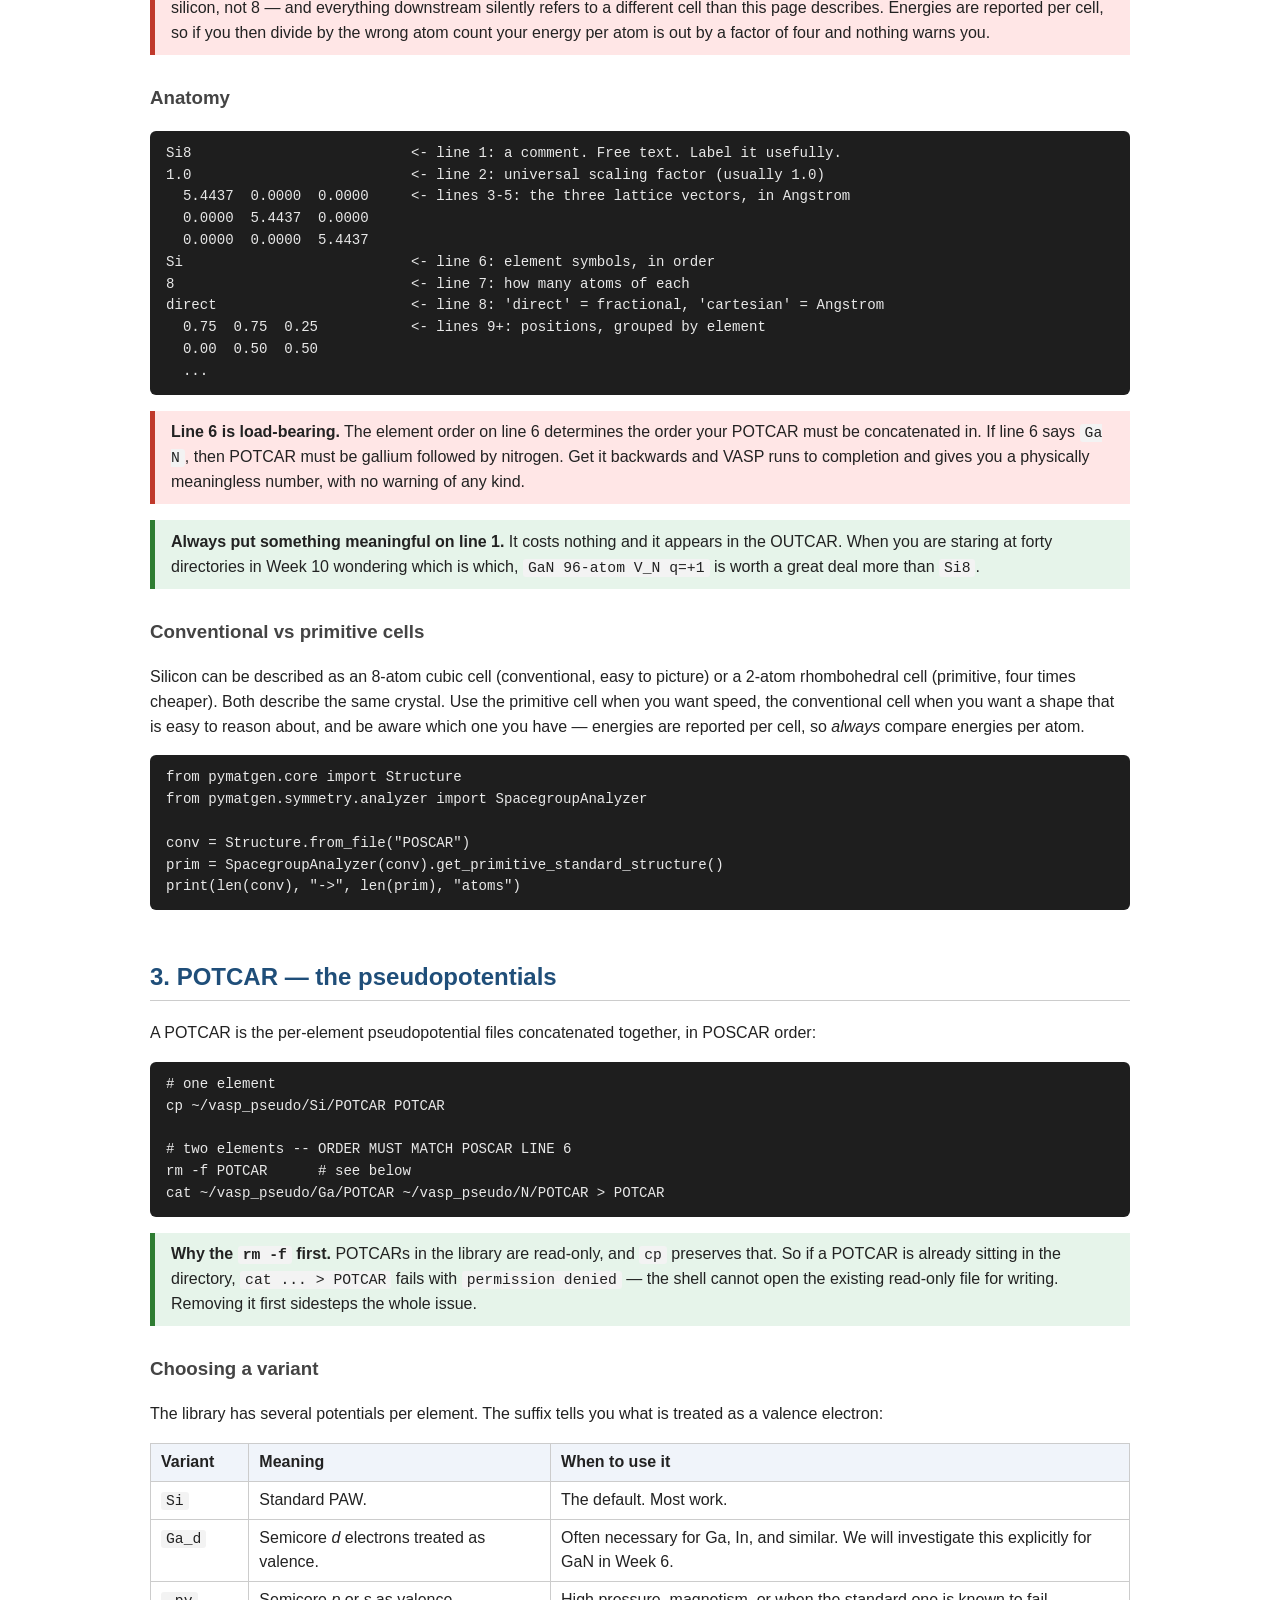
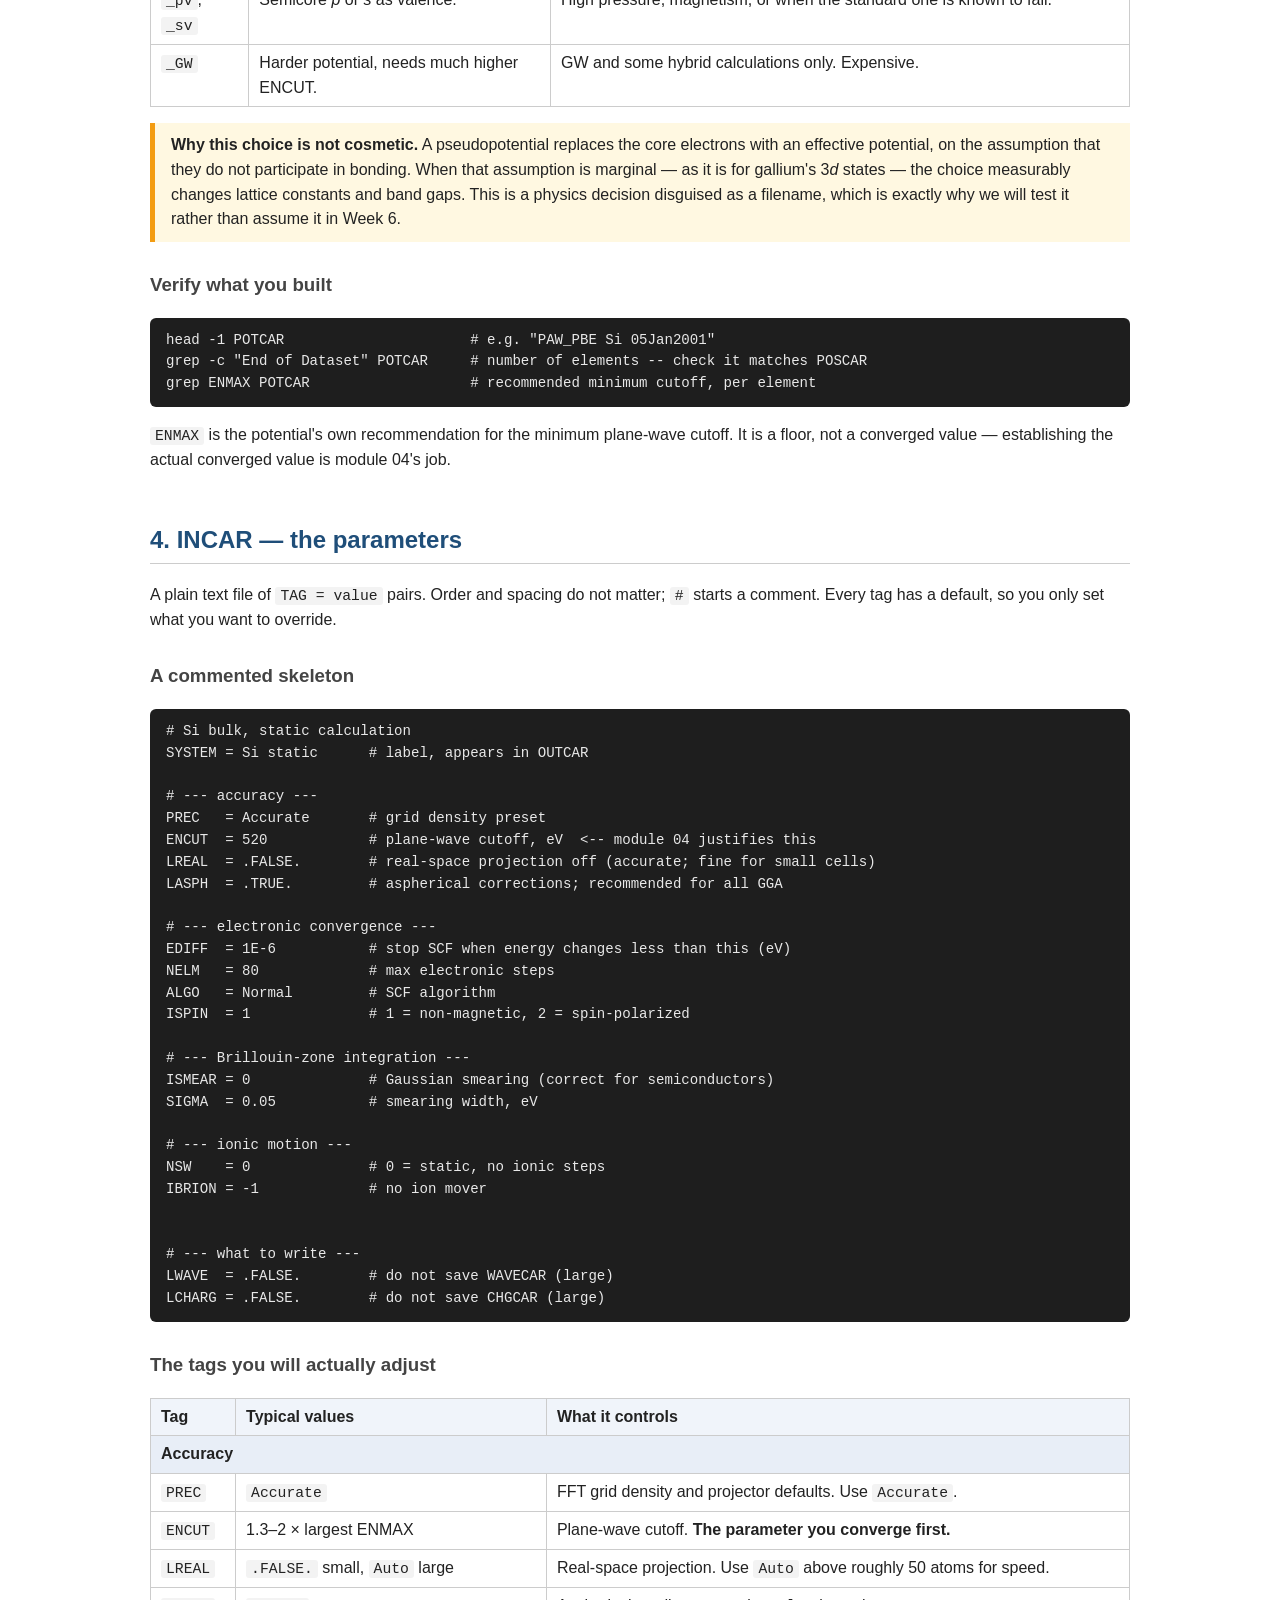
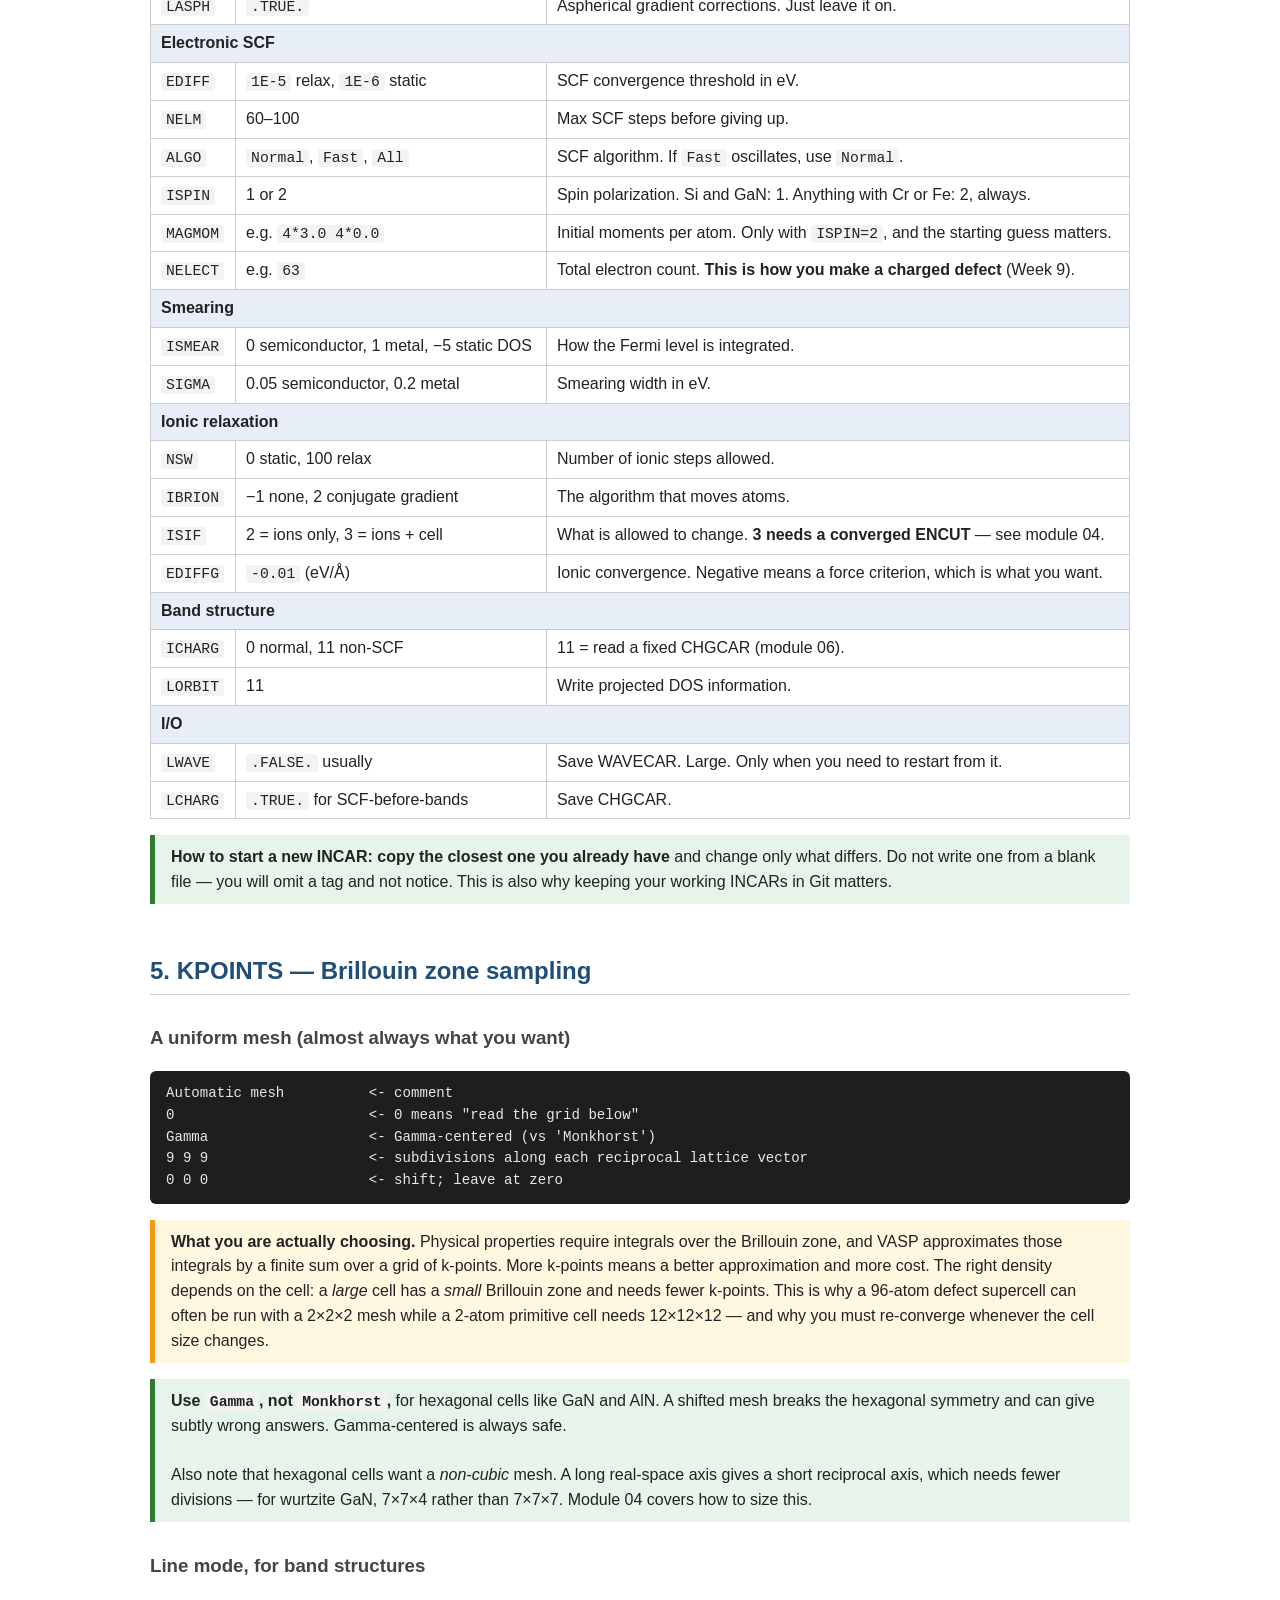
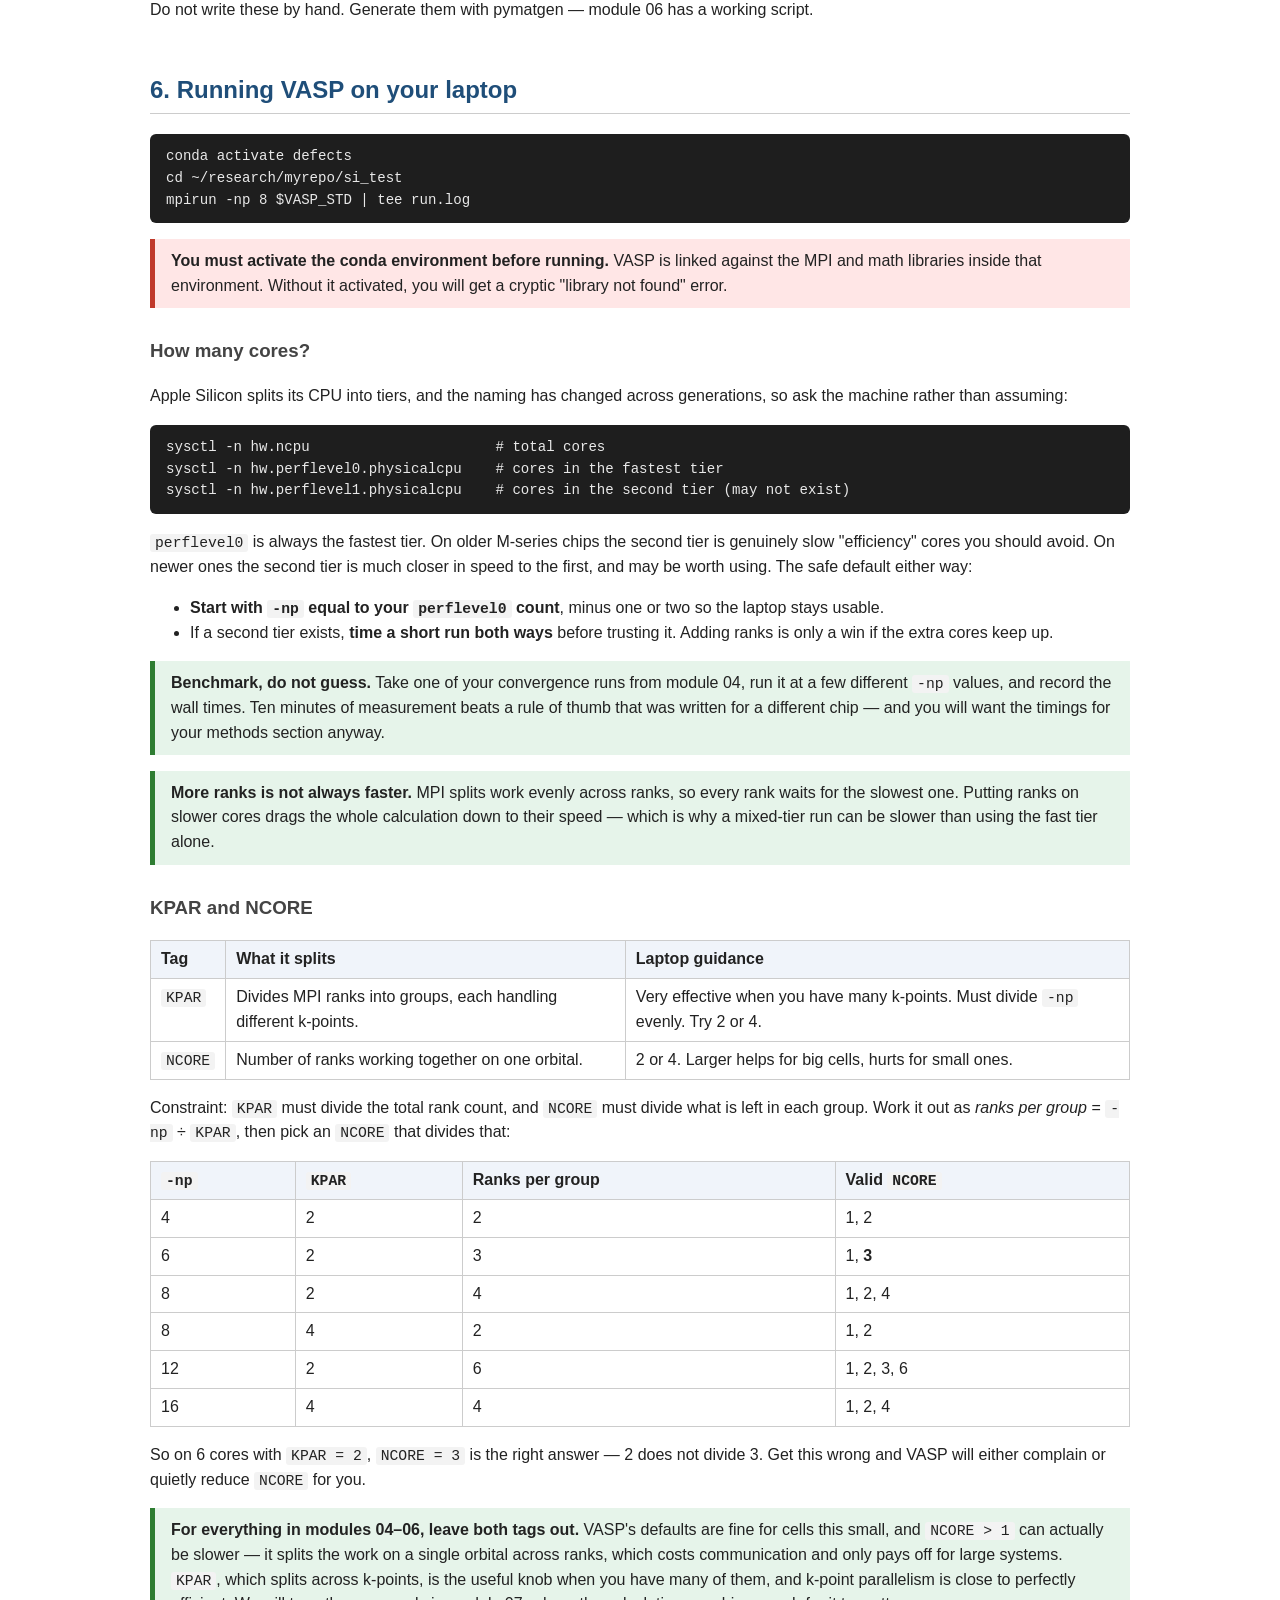
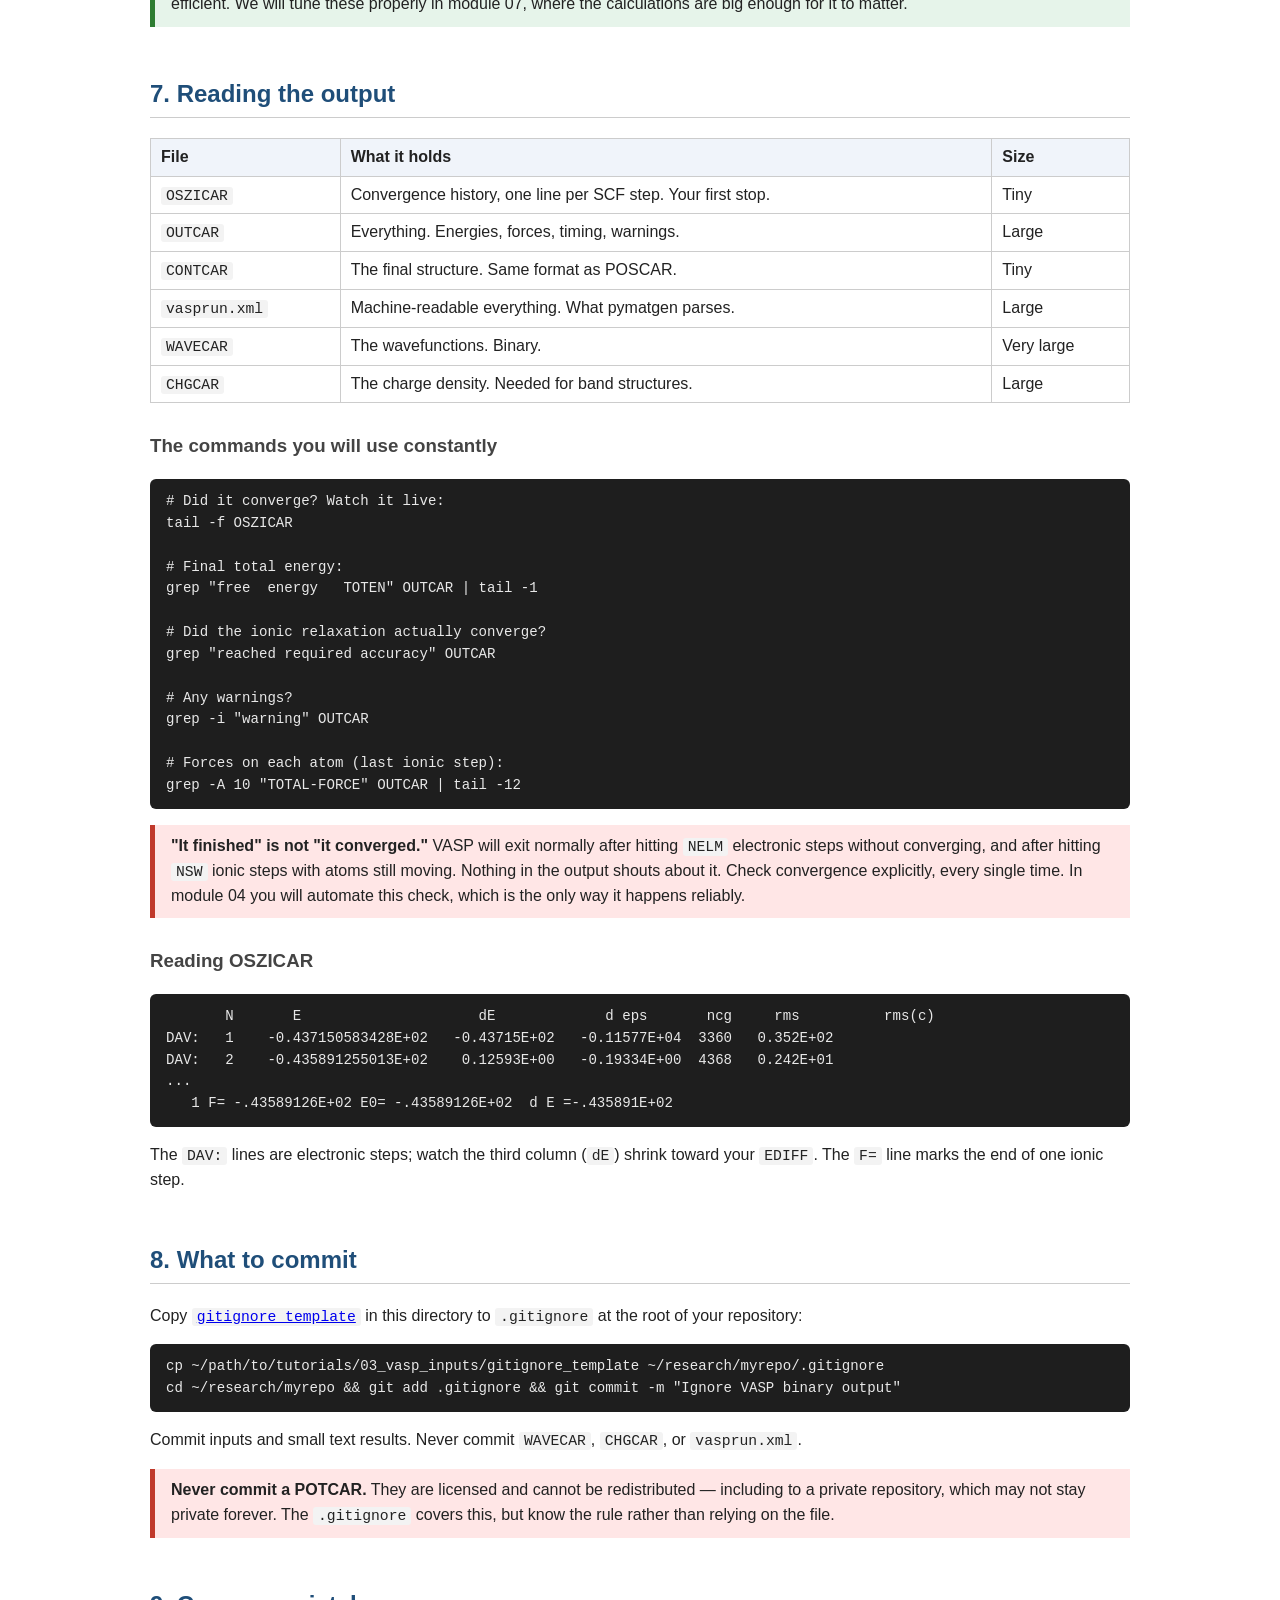
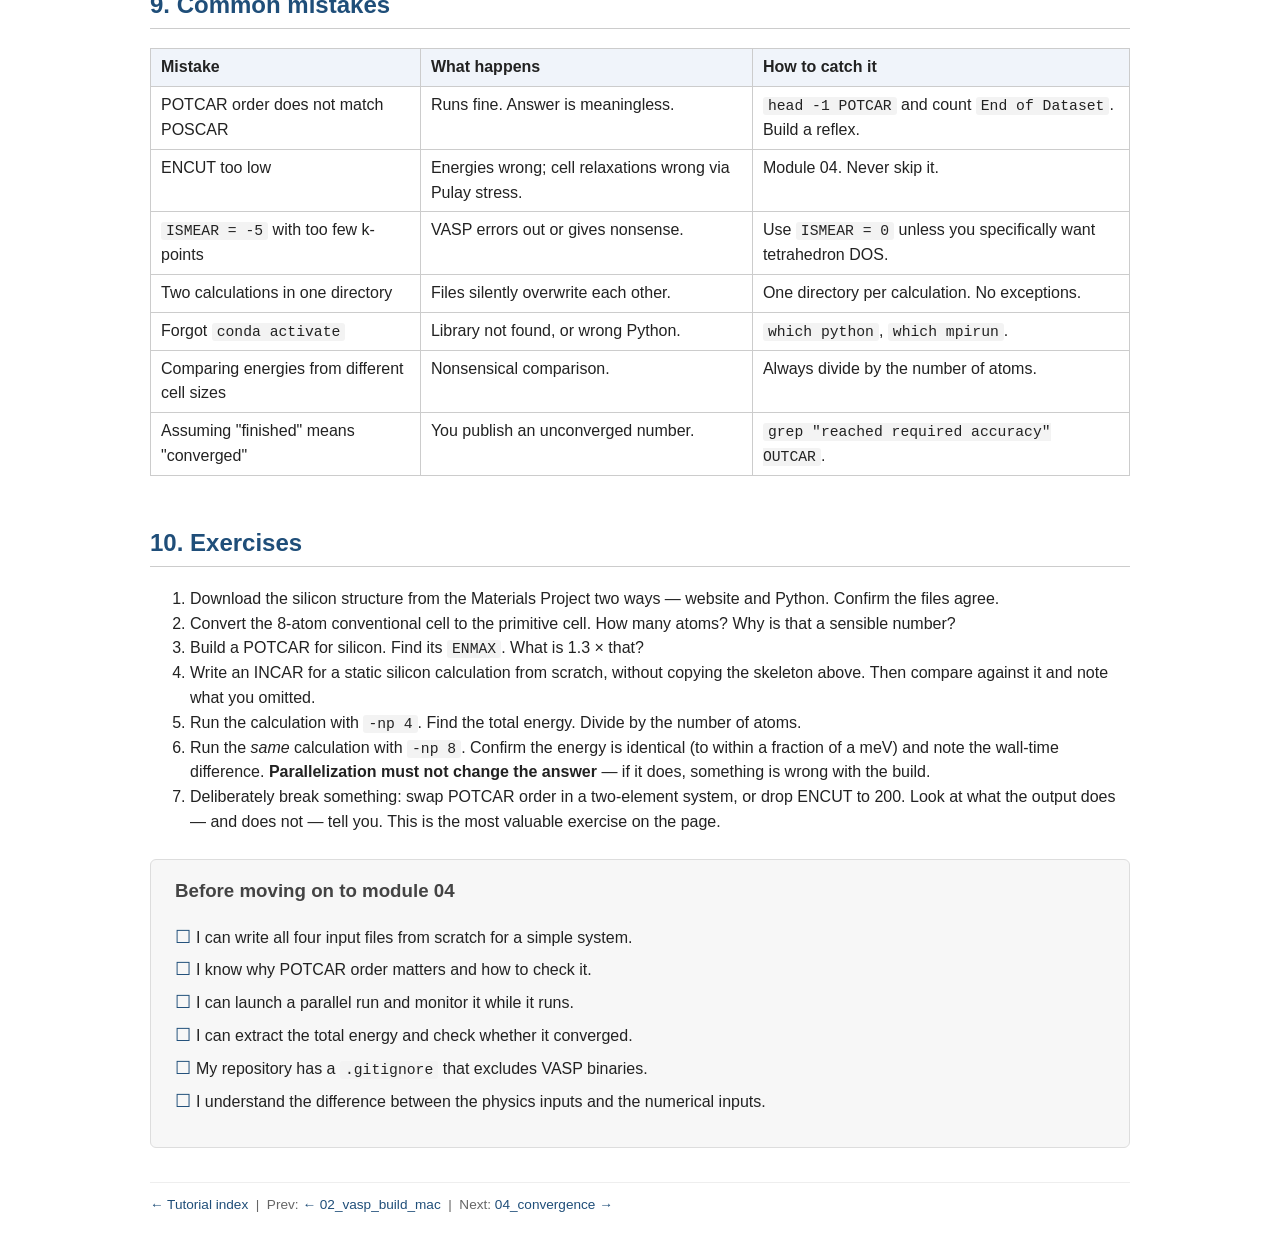
<file: DFT_Onboarding/03_vasp_inputs/index.html>
<!DOCTYPE html>
<html lang="en">
<head>
<meta charset="UTF-8">
<title>03 — The Four VASP Input Files</title>
<link rel="stylesheet" href="../style.css">
</head>
<body>

<div class="nav"><a href="../">&larr; Tutorial index</a> &nbsp;|&nbsp;
Prev: <a href="../02_vasp_build_mac/">02_vasp_build_mac</a> &nbsp;|&nbsp;
Next: <a href="../04_convergence/">04_convergence</a></div>

<h1>03 — The Four Input Files <span class="week">Week 2</span></h1>

<p class="small">What POSCAR, POTCAR, INCAR, and KPOINTS are, where they
come from, and how to run VASP in parallel on your laptop.</p>

<div class="goal">
<strong>Goal.</strong> Understand every line of a VASP input set well enough
to write one from scratch, and know how to launch and monitor a calculation
locally. This module is reference material as much as instruction — you will
come back to the INCAR tables all semester.
</div>

<div class="toc">
<strong>Contents</strong>
<ol>
  <li><a href="#four">The four files</a></li>
  <li><a href="#poscar">POSCAR — the structure</a></li>
  <li><a href="#potcar">POTCAR — the pseudopotentials</a></li>
  <li><a href="#incar">INCAR — the parameters</a></li>
  <li><a href="#kpoints">KPOINTS — Brillouin zone sampling</a></li>
  <li><a href="#running">Running VASP on your laptop</a></li>
  <li><a href="#output">Reading the output</a></li>
  <li><a href="#git">What to commit</a></li>
  <li><a href="#mistakes">Common mistakes</a></li>
  <li><a href="#exercises">Exercises</a></li>
</ol>
</div>

<h2 id="four">1. The four files</h2>

<p>Every VASP run needs exactly these four files in the working directory.
No more, no fewer.</p>

<table>
<tr><th>File</th><th>What it is</th><th>Where it comes from</th></tr>
<tr><td><code>POSCAR</code></td>
    <td>The crystal structure: lattice vectors and atomic positions.</td>
    <td>Materials Project, or you build it.</td></tr>
<tr><td><code>POTCAR</code></td>
    <td>Pseudopotentials, one per element, concatenated in POSCAR order.</td>
    <td>The licensed library from Elif.</td></tr>
<tr><td><code>INCAR</code></td>
    <td>Every calculation parameter: accuracy, what to relax, how to converge.</td>
    <td>You write it.</td></tr>
<tr><td><code>KPOINTS</code></td>
    <td>How densely to sample reciprocal space.</td>
    <td>You write it, or generate it with pymatgen.</td></tr>
</table>

<div class="why">
<strong>A useful way to hold these four in your head.</strong> POSCAR and
POTCAR describe <em>the physical system</em> — what atoms, arranged how.
INCAR and KPOINTS describe <em>the numerical approximation</em> — how
accurately you are going to solve it. The first pair is physics; the second
pair is convergence. Module 04 is entirely about the second pair, and this
distinction is why: you converge the numerics until they stop affecting the
answer, and then the answer is about the physics.
</div>

<h2 id="poscar">2. POSCAR — the structure</h2>

<h3>Getting one from the Materials Project</h3>

<p>Either through the website (search the formula, download POSCAR, choose
the symmetrized version), or in Python:</p>

<pre>from mp_api.client import MPRester
from pymatgen.io.vasp import Poscar
import os

with MPRester(os.environ["MP_API_KEY"]) as m:
    s = m.get_structure_by_material_id("mp-149",
                                       conventional_unit_cell=True)

Poscar(s).write_file("POSCAR")</pre>

<div class="warning">
<strong><code>conventional_unit_cell=True</code> is not optional here.</strong>
Without it the Materials Project hands back the <em>primitive</em> cell — 2
atoms for silicon, not 8 — and everything downstream silently refers to a
different cell than this page describes. Energies are reported per cell, so
if you then divide by the wrong atom count your energy per atom is out by a
factor of four and nothing warns you.
</div>

<h3>Anatomy</h3>

<pre>Si8                          &lt;- line 1: a comment. Free text. Label it usefully.
1.0                          &lt;- line 2: universal scaling factor (usually 1.0)
  5.4437  0.0000  0.0000     &lt;- lines 3-5: the three lattice vectors, in Angstrom
  0.0000  5.4437  0.0000
  0.0000  0.0000  5.4437
Si                           &lt;- line 6: element symbols, in order
8                            &lt;- line 7: how many atoms of each
direct                       &lt;- line 8: 'direct' = fractional, 'cartesian' = Angstrom
  0.75  0.75  0.25           &lt;- lines 9+: positions, grouped by element
  0.00  0.50  0.50
  ...</pre>

<div class="warning">
<strong>Line 6 is load-bearing.</strong> The element order on line 6
determines the order your POTCAR must be concatenated in. If line 6 says
<code>Ga N</code>, then POTCAR must be gallium followed by nitrogen. Get it
backwards and VASP runs to completion and gives you a physically meaningless
number, with no warning of any kind.
</div>

<div class="tip">
<strong>Always put something meaningful on line 1.</strong> It costs
nothing and it appears in the OUTCAR. When you are staring at forty
directories in Week 10 wondering which is which,
<code>GaN 96-atom V_N q=+1</code> is worth a great deal more than
<code>Si8</code>.
</div>

<h3>Conventional vs primitive cells</h3>

<p>Silicon can be described as an 8-atom cubic cell (conventional, easy to
picture) or a 2-atom rhombohedral cell (primitive, four times cheaper).
Both describe the same crystal. Use the primitive cell when you want speed,
the conventional cell when you want a shape that is easy to reason about, and
be aware which one you have — energies are reported per cell, so
<em>always</em> compare energies per atom.</p>

<pre>from pymatgen.core import Structure
from pymatgen.symmetry.analyzer import SpacegroupAnalyzer

conv = Structure.from_file("POSCAR")
prim = SpacegroupAnalyzer(conv).get_primitive_standard_structure()
print(len(conv), "->", len(prim), "atoms")</pre>

<h2 id="potcar">3. POTCAR — the pseudopotentials</h2>

<p>A POTCAR is the per-element pseudopotential files concatenated together,
in POSCAR order:</p>

<pre># one element
cp ~/vasp_pseudo/Si/POTCAR POTCAR

# two elements -- ORDER MUST MATCH POSCAR LINE 6
rm -f POTCAR      # see below
cat ~/vasp_pseudo/Ga/POTCAR ~/vasp_pseudo/N/POTCAR &gt; POTCAR</pre>

<div class="tip">
<strong>Why the <code>rm -f</code> first.</strong> POTCARs in the library are
read-only, and <code>cp</code> preserves that. So if a POTCAR is already
sitting in the directory, <code>cat ... &gt; POTCAR</code> fails with
<code>permission denied</code> — the shell cannot open the existing
read-only file for writing. Removing it first sidesteps the whole issue.
</div>

<h3>Choosing a variant</h3>

<p>The library has several potentials per element. The suffix tells you what
is treated as a valence electron:</p>

<table>
<tr><th>Variant</th><th>Meaning</th><th>When to use it</th></tr>
<tr><td><code>Si</code></td><td>Standard PAW.</td><td>The default. Most work.</td></tr>
<tr><td><code>Ga_d</code></td><td>Semicore <em>d</em> electrons treated as valence.</td>
    <td>Often necessary for Ga, In, and similar. We will investigate this explicitly for GaN in Week 6.</td></tr>
<tr><td><code>_pv</code>, <code>_sv</code></td><td>Semicore <em>p</em> or <em>s</em> as valence.</td>
    <td>High pressure, magnetism, or when the standard one is known to fail.</td></tr>
<tr><td><code>_GW</code></td><td>Harder potential, needs much higher ENCUT.</td>
    <td>GW and some hybrid calculations only. Expensive.</td></tr>
</table>

<div class="why">
<strong>Why this choice is not cosmetic.</strong> A pseudopotential replaces
the core electrons with an effective potential, on the assumption that they
do not participate in bonding. When that assumption is marginal — as it is
for gallium's 3<em>d</em> states — the choice measurably changes lattice
constants and band gaps. This is a physics decision disguised as a filename,
which is exactly why we will test it rather than assume it in Week 6.
</div>

<h3>Verify what you built</h3>

<pre>head -1 POTCAR                      # e.g. "PAW_PBE Si 05Jan2001"
grep -c "End of Dataset" POTCAR     # number of elements -- check it matches POSCAR
grep ENMAX POTCAR                   # recommended minimum cutoff, per element</pre>

<p><code>ENMAX</code> is the potential's own recommendation for the minimum
plane-wave cutoff. It is a floor, not a converged value — establishing the
actual converged value is module 04's job.</p>

<h2 id="incar">4. INCAR — the parameters</h2>

<p>A plain text file of <code>TAG = value</code> pairs. Order and spacing do
not matter; <code>#</code> starts a comment. Every tag has a default, so you
only set what you want to override.</p>

<h3>A commented skeleton</h3>

<pre># Si bulk, static calculation
SYSTEM = Si static      # label, appears in OUTCAR

# --- accuracy ---
PREC   = Accurate       # grid density preset
ENCUT  = 520            # plane-wave cutoff, eV  <-- module 04 justifies this
LREAL  = .FALSE.        # real-space projection off (accurate; fine for small cells)
LASPH  = .TRUE.         # aspherical corrections; recommended for all GGA

# --- electronic convergence ---
EDIFF  = 1E-6           # stop SCF when energy changes less than this (eV)
NELM   = 80             # max electronic steps
ALGO   = Normal         # SCF algorithm
ISPIN  = 1              # 1 = non-magnetic, 2 = spin-polarized

# --- Brillouin-zone integration ---
ISMEAR = 0              # Gaussian smearing (correct for semiconductors)
SIGMA  = 0.05           # smearing width, eV

# --- ionic motion ---
NSW    = 0              # 0 = static, no ionic steps
IBRION = -1             # no ion mover


# --- what to write ---
LWAVE  = .FALSE.        # do not save WAVECAR (large)
LCHARG = .FALSE.        # do not save CHGCAR (large)</pre>

<h3>The tags you will actually adjust</h3>

<table>
<tr><th>Tag</th><th>Typical values</th><th>What it controls</th></tr>

<tr><th colspan="3" style="background:#e8eef7">Accuracy</th></tr>
<tr><td><code>PREC</code></td><td><code>Accurate</code></td><td>FFT grid density and projector defaults. Use <code>Accurate</code>.</td></tr>
<tr><td><code>ENCUT</code></td><td>1.3&ndash;2 &times; largest ENMAX</td><td>Plane-wave cutoff. <strong>The parameter you converge first.</strong></td></tr>
<tr><td><code>LREAL</code></td><td><code>.FALSE.</code> small, <code>Auto</code> large</td><td>Real-space projection. Use <code>Auto</code> above roughly 50 atoms for speed.</td></tr>
<tr><td><code>LASPH</code></td><td><code>.TRUE.</code></td><td>Aspherical gradient corrections. Just leave it on.</td></tr>

<tr><th colspan="3" style="background:#e8eef7">Electronic SCF</th></tr>
<tr><td><code>EDIFF</code></td><td><code>1E-5</code> relax, <code>1E-6</code> static</td><td>SCF convergence threshold in eV.</td></tr>
<tr><td><code>NELM</code></td><td>60&ndash;100</td><td>Max SCF steps before giving up.</td></tr>
<tr><td><code>ALGO</code></td><td><code>Normal</code>, <code>Fast</code>, <code>All</code></td><td>SCF algorithm. If <code>Fast</code> oscillates, use <code>Normal</code>.</td></tr>
<tr><td><code>ISPIN</code></td><td>1 or 2</td><td>Spin polarization. Si and GaN: 1. Anything with Cr or Fe: 2, always.</td></tr>
<tr><td><code>MAGMOM</code></td><td>e.g. <code>4*3.0 4*0.0</code></td><td>Initial moments per atom. Only with <code>ISPIN=2</code>, and the starting guess matters.</td></tr>
<tr><td><code>NELECT</code></td><td>e.g. <code>63</code></td><td>Total electron count. <strong>This is how you make a charged defect</strong> (Week 9).</td></tr>

<tr><th colspan="3" style="background:#e8eef7">Smearing</th></tr>
<tr><td><code>ISMEAR</code></td><td>0 semiconductor, 1 metal, &minus;5 static DOS</td><td>How the Fermi level is integrated.</td></tr>
<tr><td><code>SIGMA</code></td><td>0.05 semiconductor, 0.2 metal</td><td>Smearing width in eV.</td></tr>

<tr><th colspan="3" style="background:#e8eef7">Ionic relaxation</th></tr>
<tr><td><code>NSW</code></td><td>0 static, 100 relax</td><td>Number of ionic steps allowed.</td></tr>
<tr><td><code>IBRION</code></td><td>&minus;1 none, 2 conjugate gradient</td><td>The algorithm that moves atoms.</td></tr>
<tr><td><code>ISIF</code></td><td>2 = ions only, 3 = ions + cell</td><td>What is allowed to change. <strong>3 needs a converged ENCUT</strong> — see module 04.</td></tr>
<tr><td><code>EDIFFG</code></td><td><code>-0.01</code> (eV/&Aring;)</td><td>Ionic convergence. Negative means a force criterion, which is what you want.</td></tr>

<tr><th colspan="3" style="background:#e8eef7">Band structure</th></tr>
<tr><td><code>ICHARG</code></td><td>0 normal, 11 non-SCF</td><td>11 = read a fixed CHGCAR (module 06).</td></tr>
<tr><td><code>LORBIT</code></td><td>11</td><td>Write projected DOS information.</td></tr>

<tr><th colspan="3" style="background:#e8eef7">I/O</th></tr>
<tr><td><code>LWAVE</code></td><td><code>.FALSE.</code> usually</td><td>Save WAVECAR. Large. Only when you need to restart from it.</td></tr>
<tr><td><code>LCHARG</code></td><td><code>.TRUE.</code> for SCF-before-bands</td><td>Save CHGCAR.</td></tr>
</table>

<div class="tip">
<strong>How to start a new INCAR: copy the closest one you already have</strong>
and change only what differs. Do not write one from a blank file — you will
omit a tag and not notice. This is also why keeping your working INCARs in
Git matters.
</div>

<h2 id="kpoints">5. KPOINTS — Brillouin zone sampling</h2>

<h3>A uniform mesh (almost always what you want)</h3>

<pre>Automatic mesh          &lt;- comment
0                       &lt;- 0 means "read the grid below"
Gamma                   &lt;- Gamma-centered (vs 'Monkhorst')
9 9 9                   &lt;- subdivisions along each reciprocal lattice vector
0 0 0                   &lt;- shift; leave at zero</pre>

<div class="why">
<strong>What you are actually choosing.</strong> Physical properties require
integrals over the Brillouin zone, and VASP approximates those integrals by
a finite sum over a grid of k-points. More k-points means a better
approximation and more cost. The right density depends on the cell: a
<em>large</em> cell has a <em>small</em> Brillouin zone and needs fewer
k-points. This is why a 96-atom defect supercell can often be run with a
2&times;2&times;2 mesh while a 2-atom primitive cell needs 12&times;12&times;12
&mdash; and why you must re-converge whenever the cell size changes.
</div>

<div class="tip">
<strong>Use <code>Gamma</code>, not <code>Monkhorst</code>,</strong> for
hexagonal cells like GaN and AlN. A shifted mesh breaks the hexagonal
symmetry and can give subtly wrong answers. Gamma-centered is always safe.
<br><br>
Also note that hexagonal cells want a <em>non-cubic</em> mesh. A long
real-space axis gives a short reciprocal axis, which needs fewer divisions
&mdash; for wurtzite GaN, 7&times;7&times;4 rather than 7&times;7&times;7.
Module 04 covers how to size this.
</div>

<h3>Line mode, for band structures</h3>

<p>Do not write these by hand. Generate them with pymatgen — module 06 has a
working script.</p>

<h2 id="running">6. Running VASP on your laptop</h2>

<pre>conda activate defects
cd ~/research/myrepo/si_test
mpirun -np 8 $VASP_STD | tee run.log</pre>

<div class="warning">
<strong>You must activate the conda environment before running.</strong>
VASP is linked against the MPI and math libraries inside that environment.
Without it activated, you will get a cryptic "library not found" error.
</div>

<h3>How many cores?</h3>

<p>Apple Silicon splits its CPU into tiers, and the naming has changed
across generations, so ask the machine rather than assuming:</p>

<pre>sysctl -n hw.ncpu                      # total cores
sysctl -n hw.perflevel0.physicalcpu    # cores in the fastest tier
sysctl -n hw.perflevel1.physicalcpu    # cores in the second tier (may not exist)</pre>

<p><code>perflevel0</code> is always the fastest tier. On older M-series
chips the second tier is genuinely slow "efficiency" cores you should avoid.
On newer ones the second tier is much closer in speed to the first, and may
be worth using. The safe default either way:</p>

<ul>
  <li><strong>Start with <code>-np</code> equal to your
      <code>perflevel0</code> count</strong>, minus one or two so the laptop
      stays usable.</li>
  <li>If a second tier exists, <strong>time a short run both ways</strong>
      before trusting it. Adding ranks is only a win if the extra cores keep
      up.</li>
</ul>

<div class="tip">
<strong>Benchmark, do not guess.</strong> Take one of your convergence runs
from module 04, run it at a few different <code>-np</code> values, and record
the wall times. Ten minutes of measurement beats a rule of thumb that was
written for a different chip — and you will want the timings for your
methods section anyway.
</div>

<div class="tip">
<strong>More ranks is not always faster.</strong> MPI splits work evenly
across ranks, so every rank waits for the slowest one. Putting ranks on
slower cores drags the whole calculation down to their speed — which is why
a mixed-tier run can be slower than using the fast tier alone.
</div>

<h3>KPAR and NCORE</h3>

<table>
<tr><th>Tag</th><th>What it splits</th><th>Laptop guidance</th></tr>
<tr><td><code>KPAR</code></td><td>Divides MPI ranks into groups, each handling different k-points.</td>
    <td>Very effective when you have many k-points. Must divide <code>-np</code> evenly. Try 2 or 4.</td></tr>
<tr><td><code>NCORE</code></td><td>Number of ranks working together on one orbital.</td>
    <td>2 or 4. Larger helps for big cells, hurts for small ones.</td></tr>
</table>

<p>Constraint: <code>KPAR</code> must divide the total rank count, and
<code>NCORE</code> must divide what is left in each group. Work it out as
<em>ranks per group</em> = <code>-np</code> &divide; <code>KPAR</code>, then
pick an <code>NCORE</code> that divides that:</p>

<table>
<tr><th><code>-np</code></th><th><code>KPAR</code></th><th>Ranks per group</th><th>Valid <code>NCORE</code></th></tr>
<tr><td>4</td><td>2</td><td>2</td><td>1, 2</td></tr>
<tr><td>6</td><td>2</td><td>3</td><td>1, <strong>3</strong></td></tr>
<tr><td>8</td><td>2</td><td>4</td><td>1, 2, 4</td></tr>
<tr><td>8</td><td>4</td><td>2</td><td>1, 2</td></tr>
<tr><td>12</td><td>2</td><td>6</td><td>1, 2, 3, 6</td></tr>
<tr><td>16</td><td>4</td><td>4</td><td>1, 2, 4</td></tr>
</table>

<p>So on 6 cores with <code>KPAR = 2</code>, <code>NCORE = 3</code> is the
right answer — 2 does not divide 3. Get this wrong and VASP will either
complain or quietly reduce <code>NCORE</code> for you.</p>

<div class="tip">
<strong>For everything in modules 04&ndash;06, leave both tags out.</strong>
VASP's defaults are fine for cells this small, and <code>NCORE &gt; 1</code>
can actually be slower &mdash; it splits the work on a single orbital across
ranks, which costs communication and only pays off for large systems.
<code>KPAR</code>, which splits across k-points, is the useful knob when you
have many of them, and k-point parallelism is close to perfectly efficient.
We will tune these properly in module 07, where the calculations are big
enough for it to matter.
</div>

<h2 id="output">7. Reading the output</h2>

<table>
<tr><th>File</th><th>What it holds</th><th>Size</th></tr>
<tr><td><code>OSZICAR</code></td><td>Convergence history, one line per SCF step. Your first stop.</td><td>Tiny</td></tr>
<tr><td><code>OUTCAR</code></td><td>Everything. Energies, forces, timing, warnings.</td><td>Large</td></tr>
<tr><td><code>CONTCAR</code></td><td>The final structure. Same format as POSCAR.</td><td>Tiny</td></tr>
<tr><td><code>vasprun.xml</code></td><td>Machine-readable everything. What pymatgen parses.</td><td>Large</td></tr>
<tr><td><code>WAVECAR</code></td><td>The wavefunctions. Binary.</td><td>Very large</td></tr>
<tr><td><code>CHGCAR</code></td><td>The charge density. Needed for band structures.</td><td>Large</td></tr>
</table>

<h3>The commands you will use constantly</h3>

<pre># Did it converge? Watch it live:
tail -f OSZICAR

# Final total energy:
grep "free  energy   TOTEN" OUTCAR | tail -1

# Did the ionic relaxation actually converge?
grep "reached required accuracy" OUTCAR

# Any warnings?
grep -i "warning" OUTCAR

# Forces on each atom (last ionic step):
grep -A 10 "TOTAL-FORCE" OUTCAR | tail -12</pre>

<div class="warning">
<strong>"It finished" is not "it converged."</strong> VASP will exit
normally after hitting <code>NELM</code> electronic steps without
converging, and after hitting <code>NSW</code> ionic steps with atoms still
moving. Nothing in the output shouts about it. Check convergence explicitly,
every single time. In module 04 you will automate this check, which is the
only way it happens reliably.
</div>

<h3>Reading OSZICAR</h3>

<pre>       N       E                     dE             d eps       ncg     rms          rms(c)
DAV:   1    -0.437150583428E+02   -0.43715E+02   -0.11577E+04  3360   0.352E+02
DAV:   2    -0.435891255013E+02    0.12593E+00   -0.19334E+00  4368   0.242E+01
...
   1 F= -.43589126E+02 E0= -.43589126E+02  d E =-.435891E+02</pre>

<p>The <code>DAV:</code> lines are electronic steps; watch the third column
(<code>dE</code>) shrink toward your <code>EDIFF</code>. The
<code>F=</code> line marks the end of one ionic step.</p>

<h2 id="git">8. What to commit</h2>

<p>Copy <a href="gitignore_template"><code>gitignore_template</code></a> in
this directory to <code>.gitignore</code> at the root of your repository:</p>

<pre>cp ~/path/to/tutorials/03_vasp_inputs/gitignore_template ~/research/myrepo/.gitignore
cd ~/research/myrepo &amp;&amp; git add .gitignore &amp;&amp; git commit -m "Ignore VASP binary output"</pre>

<p>Commit inputs and small text results. Never commit <code>WAVECAR</code>,
<code>CHGCAR</code>, or <code>vasprun.xml</code>.</p>

<div class="warning">
<strong>Never commit a POTCAR.</strong> They are licensed and cannot be
redistributed — including to a private repository, which may not stay
private forever. The <code>.gitignore</code> covers this, but know the rule
rather than relying on the file.
</div>

<h2 id="mistakes">9. Common mistakes</h2>

<table>
<tr><th>Mistake</th><th>What happens</th><th>How to catch it</th></tr>
<tr><td>POTCAR order does not match POSCAR</td>
    <td>Runs fine. Answer is meaningless.</td>
    <td><code>head -1 POTCAR</code> and count <code>End of Dataset</code>. Build a reflex.</td></tr>
<tr><td>ENCUT too low</td>
    <td>Energies wrong; cell relaxations wrong via Pulay stress.</td>
    <td>Module 04. Never skip it.</td></tr>
<tr><td><code>ISMEAR = -5</code> with too few k-points</td>
    <td>VASP errors out or gives nonsense.</td>
    <td>Use <code>ISMEAR = 0</code> unless you specifically want tetrahedron DOS.</td></tr>
<tr><td>Two calculations in one directory</td>
    <td>Files silently overwrite each other.</td>
    <td>One directory per calculation. No exceptions.</td></tr>
<tr><td>Forgot <code>conda activate</code></td>
    <td>Library not found, or wrong Python.</td>
    <td><code>which python</code>, <code>which mpirun</code>.</td></tr>
<tr><td>Comparing energies from different cell sizes</td>
    <td>Nonsensical comparison.</td>
    <td>Always divide by the number of atoms.</td></tr>
<tr><td>Assuming "finished" means "converged"</td>
    <td>You publish an unconverged number.</td>
    <td><code>grep "reached required accuracy" OUTCAR</code>.</td></tr>
</table>

<h2 id="exercises">10. Exercises</h2>

<ol>
  <li>Download the silicon structure from the Materials Project two ways —
      website and Python. Confirm the files agree.</li>
  <li>Convert the 8-atom conventional cell to the primitive cell. How many
      atoms? Why is that a sensible number?</li>
  <li>Build a POTCAR for silicon. Find its <code>ENMAX</code>. What is
      1.3&nbsp;&times;&nbsp;that?</li>
  <li>Write an INCAR for a static silicon calculation from scratch, without
      copying the skeleton above. Then compare against it and note what you
      omitted.</li>
  <li>Run the calculation with <code>-np 4</code>. Find the total energy.
      Divide by the number of atoms.</li>
  <li>Run the <em>same</em> calculation with <code>-np 8</code>. Confirm the
      energy is identical (to within a fraction of a meV) and note the
      wall-time difference. <strong>Parallelization must not change the
      answer</strong> — if it does, something is wrong with the build.</li>
  <li>Deliberately break something: swap POTCAR order in a two-element
      system, or drop ENCUT to 200. Look at what the output does — and does
      not — tell you. This is the most valuable exercise on the page.</li>
</ol>

<div class="check">
<h3>Before moving on to module 04</h3>
<ul>
  <li>I can write all four input files from scratch for a simple system.</li>
  <li>I know why POTCAR order matters and how to check it.</li>
  <li>I can launch a parallel run and monitor it while it runs.</li>
  <li>I can extract the total energy and check whether it converged.</li>
  <li>My repository has a <code>.gitignore</code> that excludes VASP binaries.</li>
  <li>I understand the difference between the physics inputs and the numerical inputs.</li>
</ul>
</div>

<div class="nav" style="margin-top:2.5em;border-top:1px solid #eee;border-bottom:none;padding-top:.8em">
<a href="../">&larr; Tutorial index</a> &nbsp;|&nbsp;
Prev: <a href="../02_vasp_build_mac/">&larr; 02_vasp_build_mac</a> &nbsp;|&nbsp;
Next: <a href="../04_convergence/">04_convergence &rarr;</a></div>

</body>
</html>
</file>
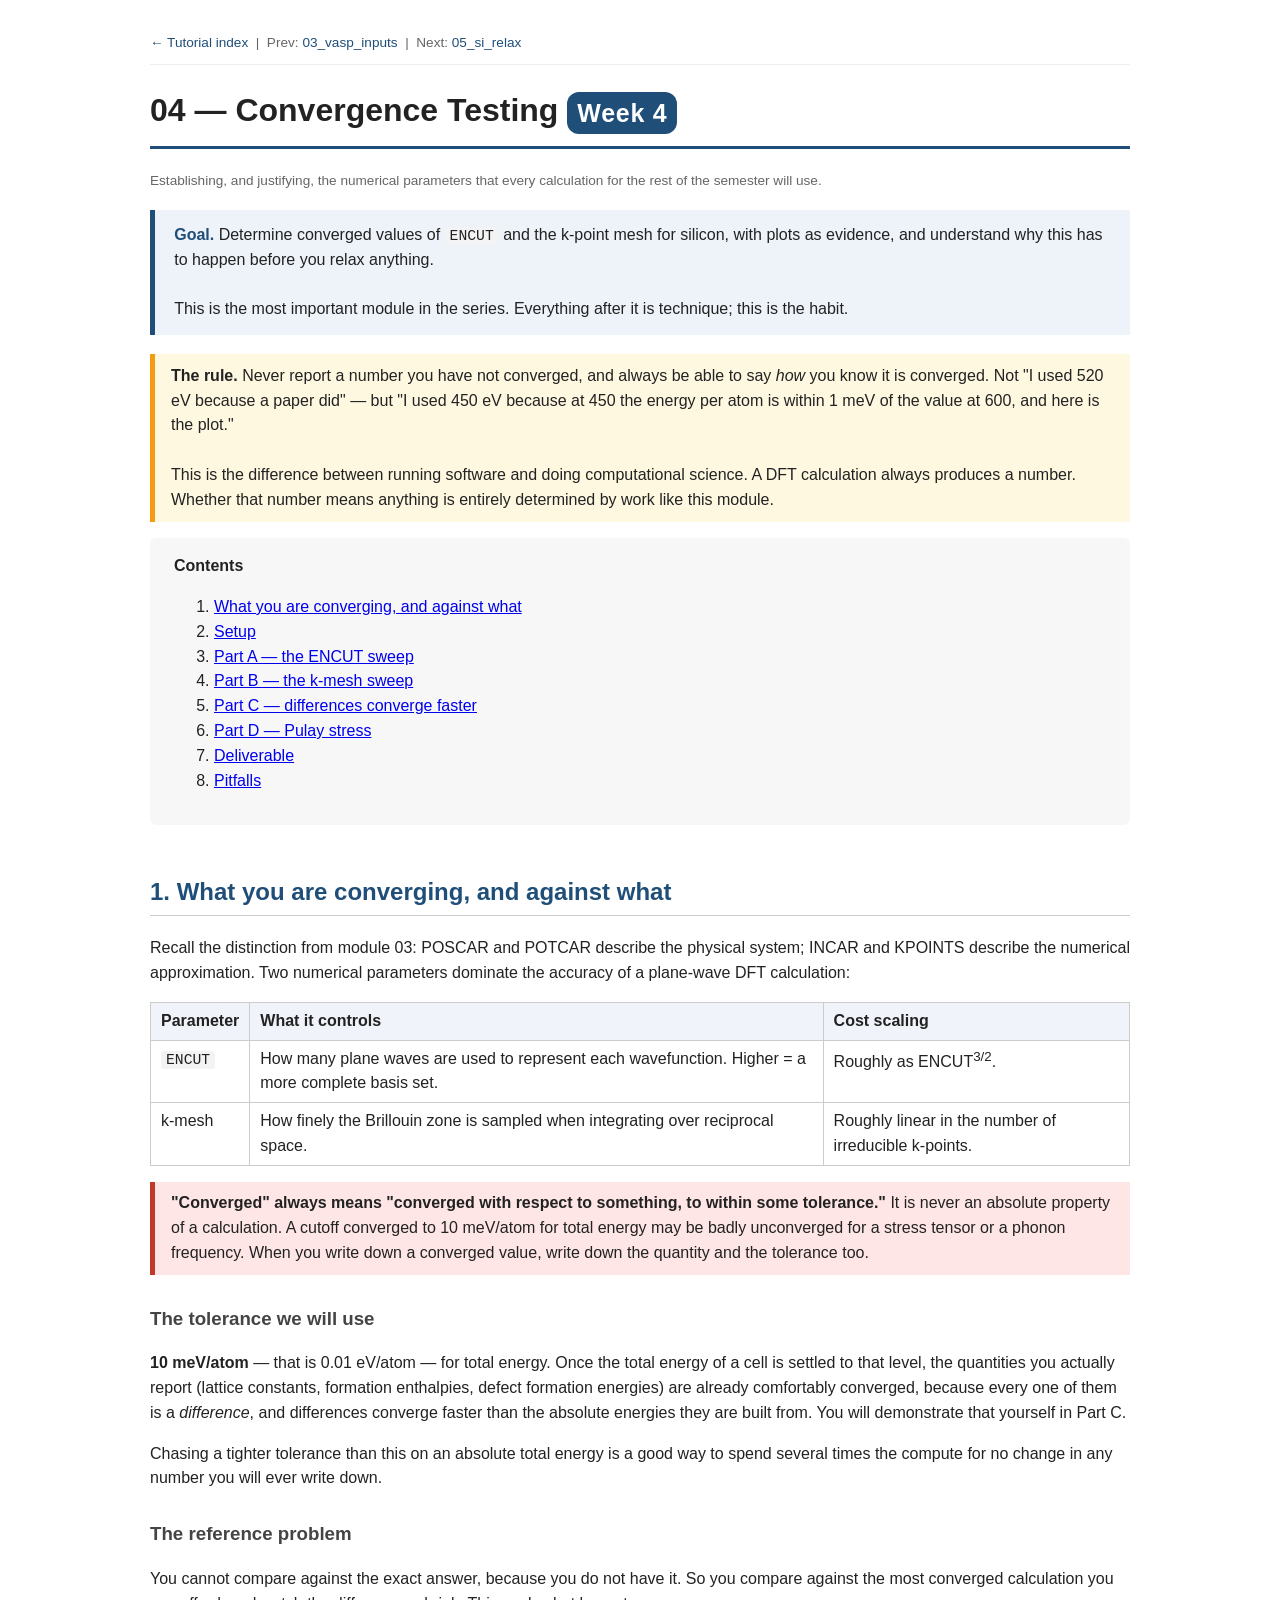
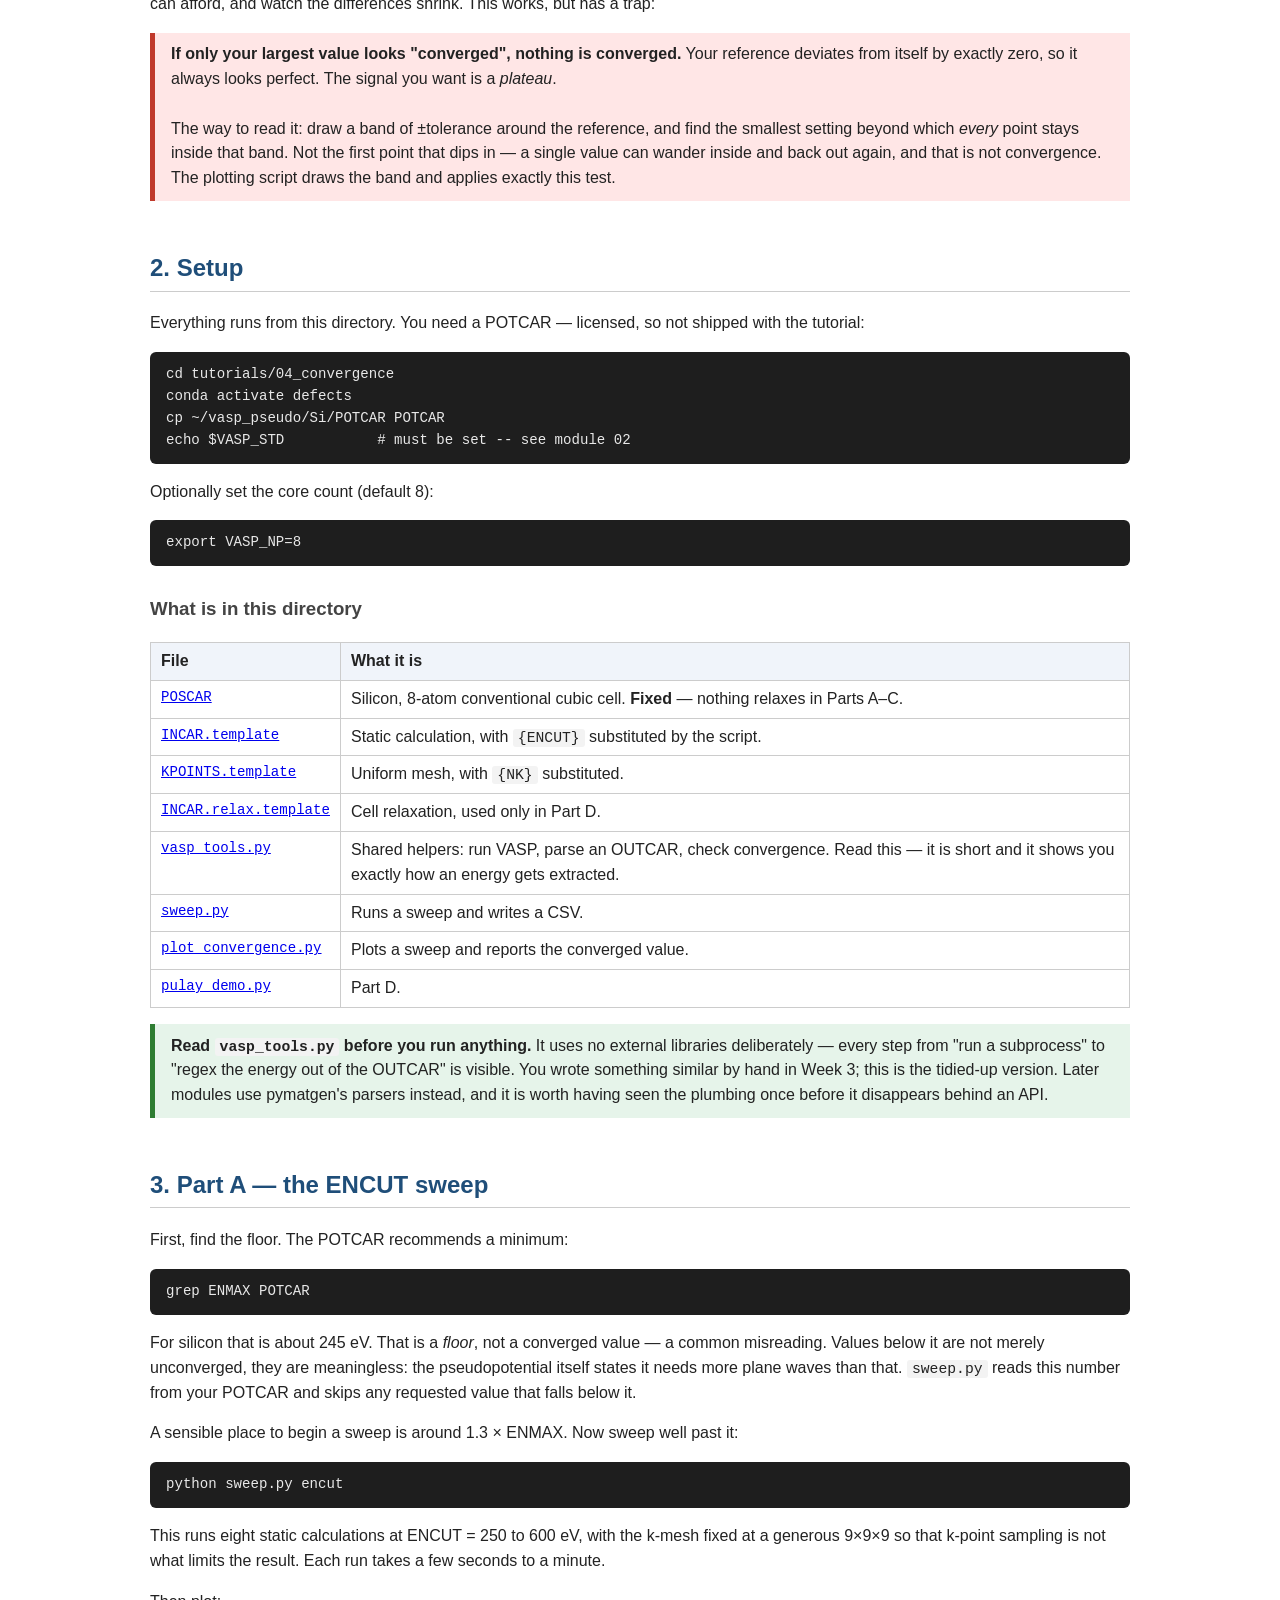
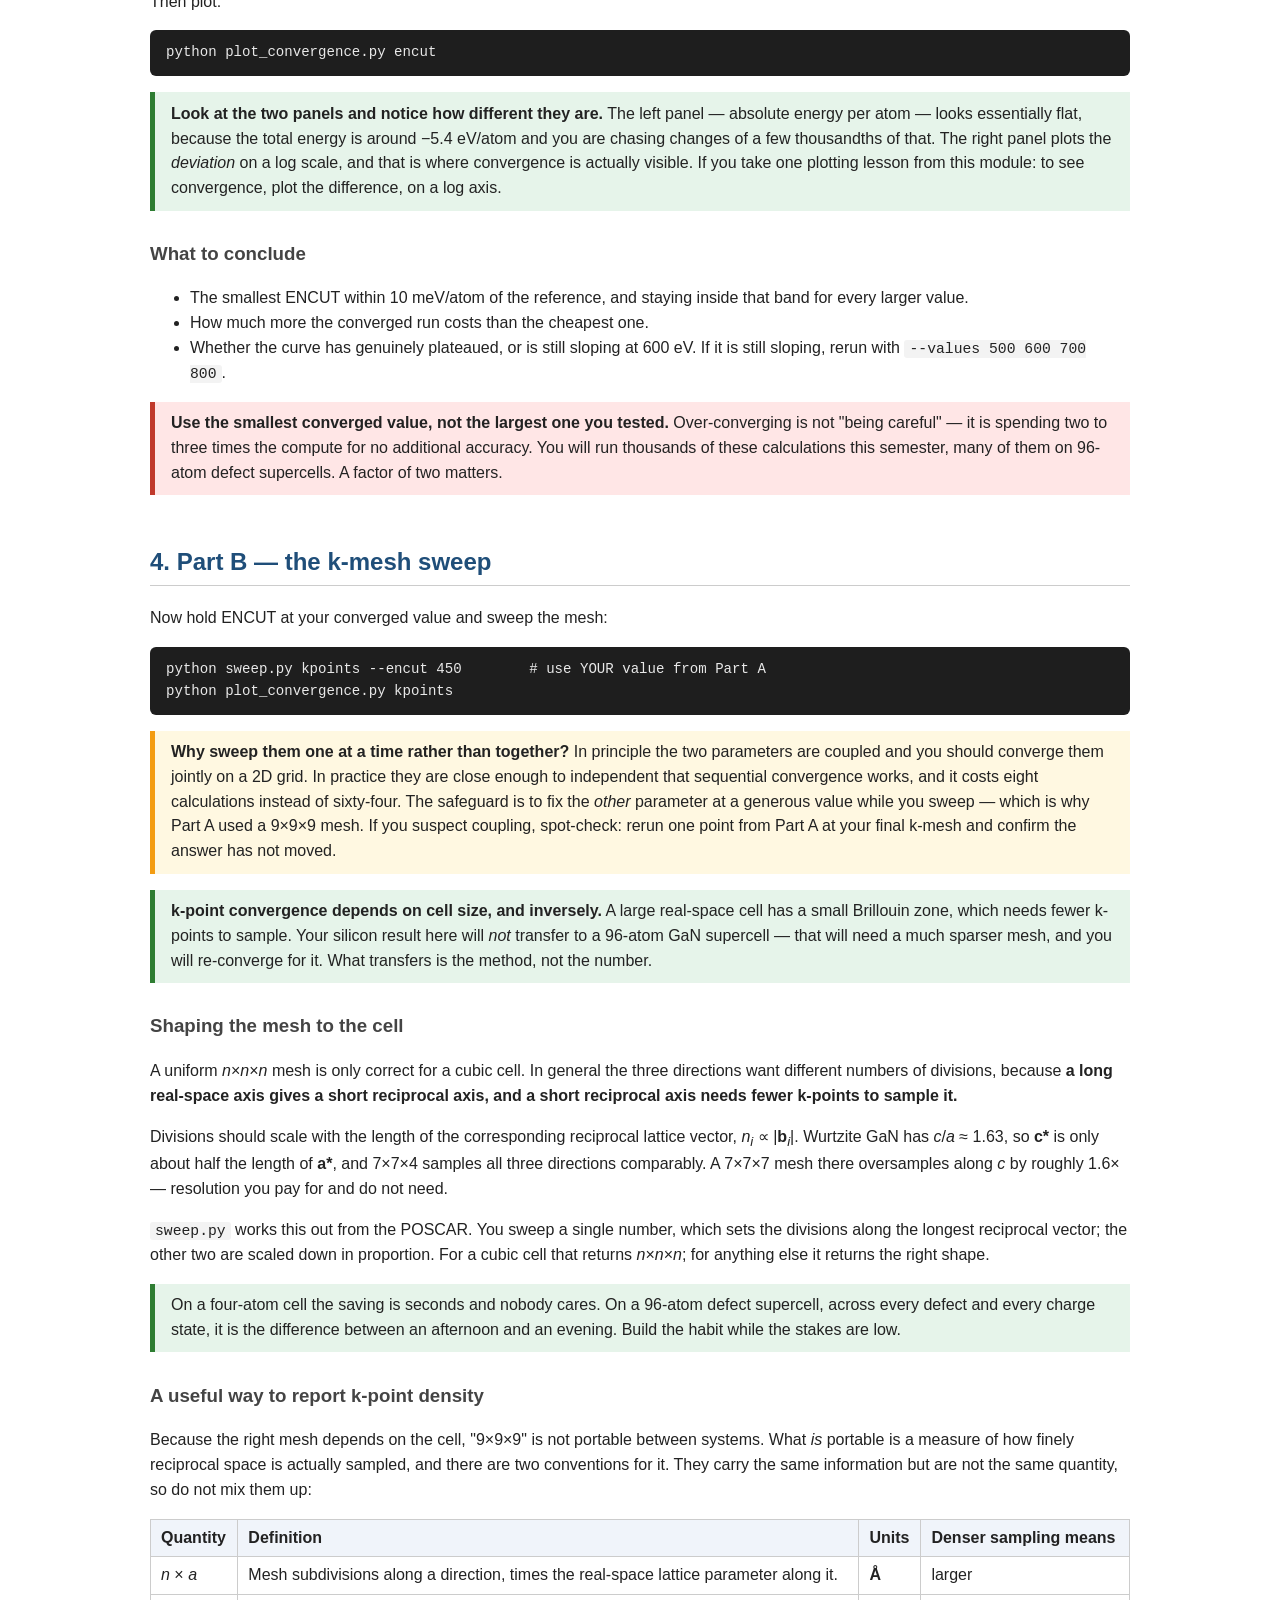
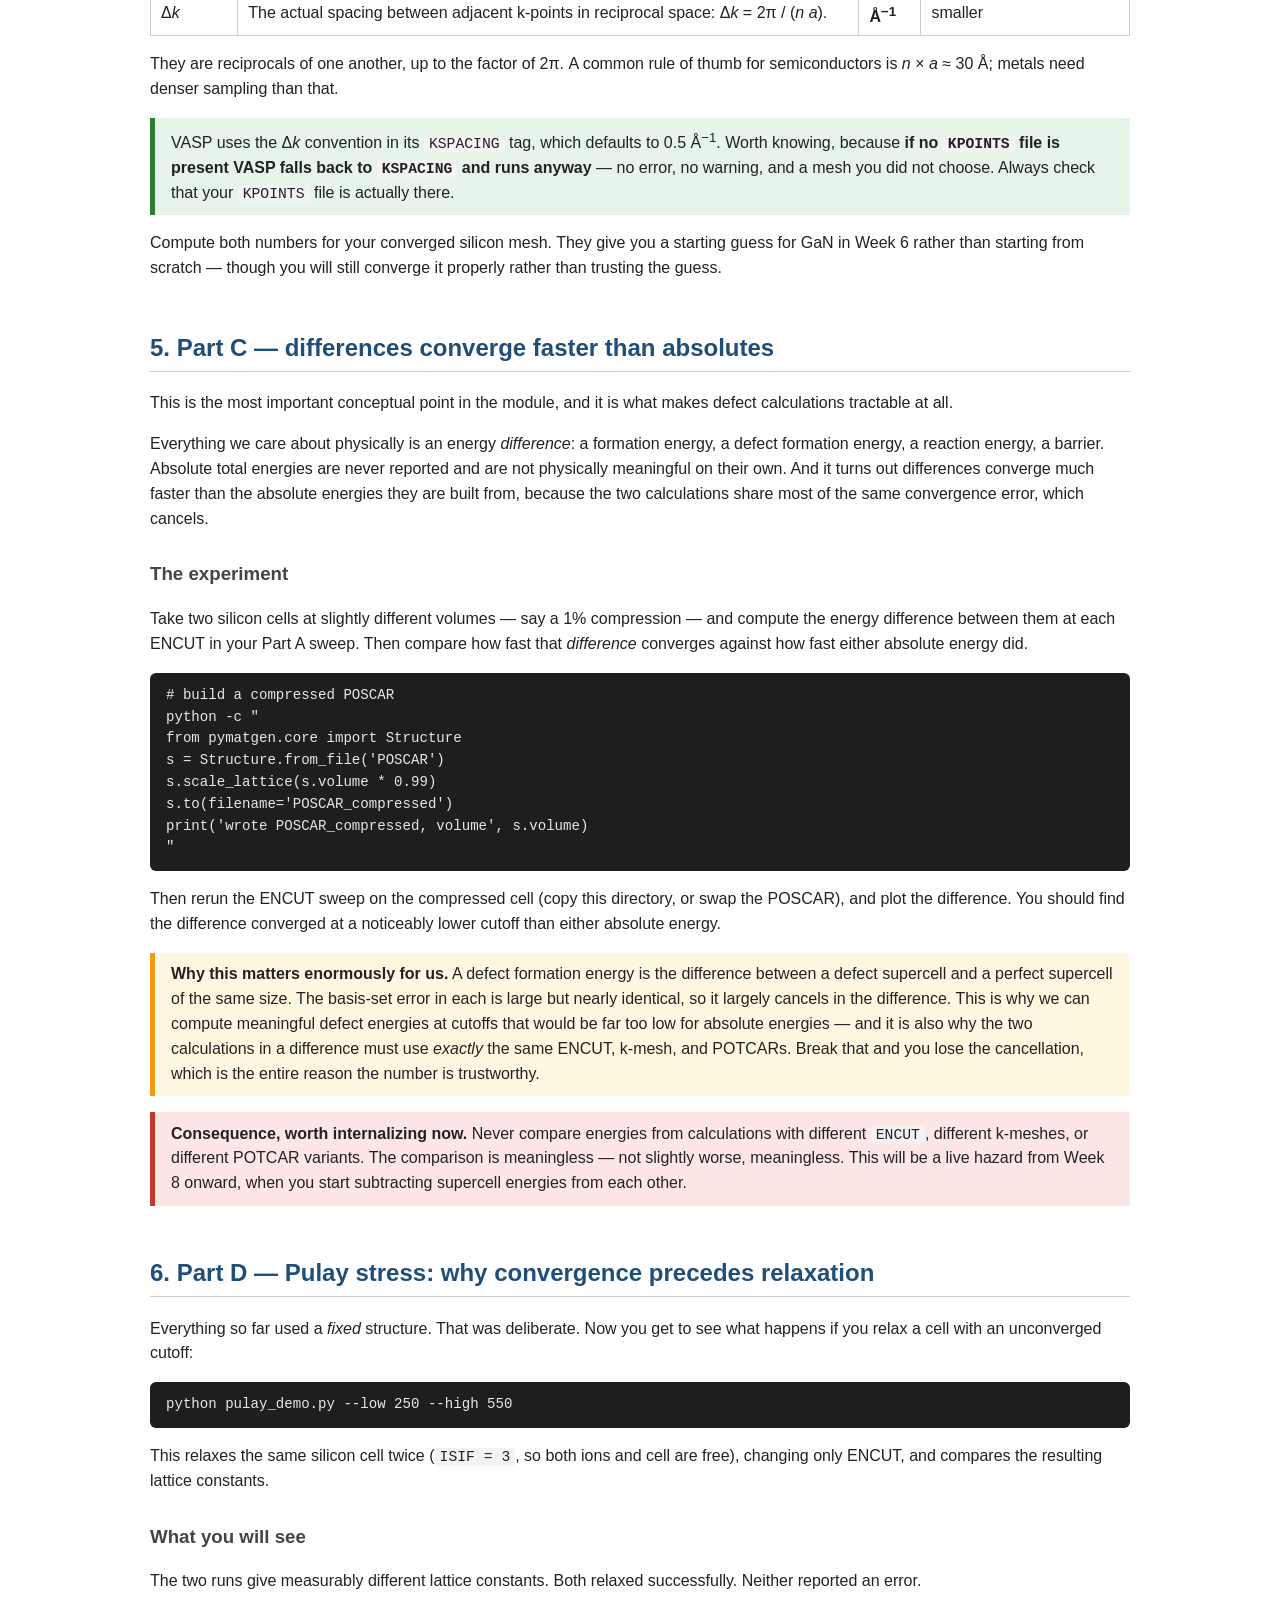
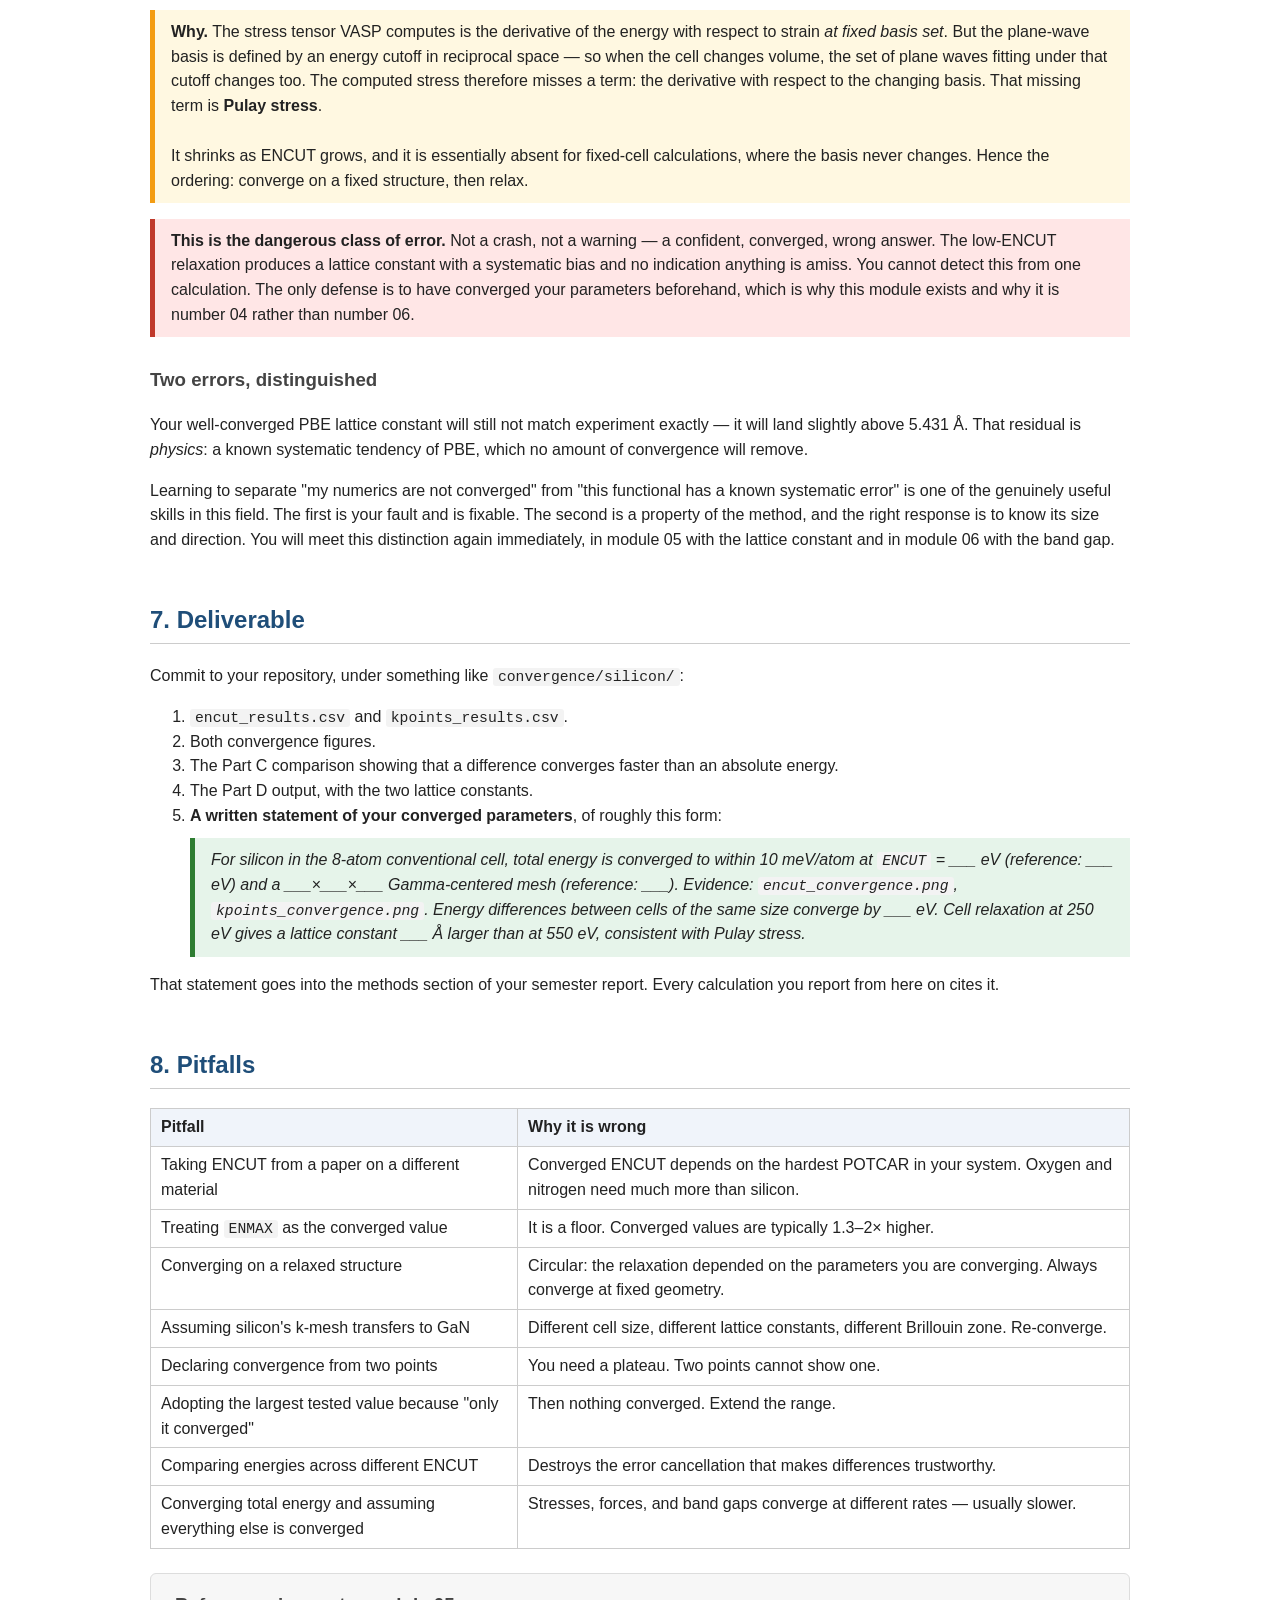
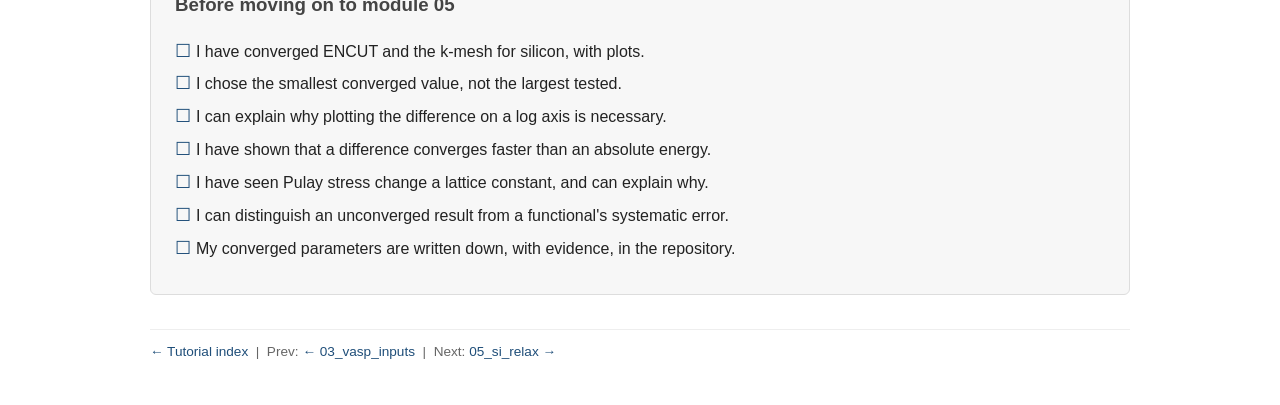
<file: DFT_Onboarding/04_convergence/index.html>
<!DOCTYPE html>
<html lang="en">
<head>
<meta charset="UTF-8">
<title>04 — Convergence Testing</title>
<link rel="stylesheet" href="../style.css">
</head>
<body>

<div class="nav"><a href="../">&larr; Tutorial index</a> &nbsp;|&nbsp;
Prev: <a href="../03_vasp_inputs/">03_vasp_inputs</a> &nbsp;|&nbsp;
Next: <a href="../05_si_relax/">05_si_relax</a></div>

<h1>04 — Convergence Testing <span class="week">Week 4</span></h1>

<p class="small">Establishing, and justifying, the numerical parameters that
every calculation for the rest of the semester will use.</p>

<div class="goal">
<strong>Goal.</strong> Determine converged values of <code>ENCUT</code> and
the k-point mesh for silicon, with plots as evidence, and understand why
this has to happen before you relax anything.
<br><br>
This is the most important module in the series. Everything after it is
technique; this is the habit.
</div>

<div class="why">
<strong>The rule.</strong> Never report a number you have not converged, and
always be able to say <em>how</em> you know it is converged. Not "I used
520 eV because a paper did" — but "I used 450 eV because at 450 the energy
per atom is within 1 meV of the value at 600, and here is the plot."
<br><br>
This is the difference between running software and doing computational
science. A DFT calculation always produces a number. Whether that number
means anything is entirely determined by work like this module.
</div>

<div class="toc">
<strong>Contents</strong>
<ol>
  <li><a href="#what">What you are converging, and against what</a></li>
  <li><a href="#setup">Setup</a></li>
  <li><a href="#encut">Part A — the ENCUT sweep</a></li>
  <li><a href="#kpoints">Part B — the k-mesh sweep</a></li>
  <li><a href="#differences">Part C — differences converge faster</a></li>
  <li><a href="#pulay">Part D — Pulay stress</a></li>
  <li><a href="#deliverable">Deliverable</a></li>
  <li><a href="#pitfalls">Pitfalls</a></li>
</ol>
</div>

<h2 id="what">1. What you are converging, and against what</h2>

<p>Recall the distinction from module 03: POSCAR and POTCAR describe the
physical system; INCAR and KPOINTS describe the numerical approximation.
Two numerical parameters dominate the accuracy of a plane-wave DFT
calculation:</p>

<table>
<tr><th>Parameter</th><th>What it controls</th><th>Cost scaling</th></tr>
<tr><td><code>ENCUT</code></td>
    <td>How many plane waves are used to represent each wavefunction. Higher = a more complete basis set.</td>
    <td>Roughly as ENCUT<sup>3/2</sup>.</td></tr>
<tr><td>k-mesh</td>
    <td>How finely the Brillouin zone is sampled when integrating over reciprocal space.</td>
    <td>Roughly linear in the number of irreducible k-points.</td></tr>
</table>

<div class="warning">
<strong>"Converged" always means "converged with respect to something,
to within some tolerance."</strong> It is never an absolute property of a
calculation. A cutoff converged to 10 meV/atom for total energy may be
badly unconverged for a stress tensor or a phonon frequency. When you write
down a converged value, write down the quantity and the tolerance too.
</div>

<h3>The tolerance we will use</h3>

<p><strong>10 meV/atom</strong> — that is 0.01 eV/atom — for total
energy. Once the total energy of a cell is settled to that level, the
quantities you actually report (lattice constants, formation enthalpies,
defect formation energies) are already comfortably converged, because every
one of them is a <em>difference</em>, and differences converge faster than
the absolute energies they are built from. You will demonstrate that
yourself in Part C.</p>

<p>Chasing a tighter tolerance than this on an absolute total energy is a
good way to spend several times the compute for no change in any number you
will ever write down.</p>

<h3>The reference problem</h3>

<p>You cannot compare against the exact answer, because you do not have it.
So you compare against the most converged calculation you can afford, and
watch the differences shrink. This works, but has a trap:</p>

<div class="warning">
<strong>If only your largest value looks "converged", nothing is
converged.</strong> Your reference deviates from itself by exactly zero, so
it always looks perfect. The signal you want is a <em>plateau</em>.
<br><br>
The way to read it: draw a band of &plusmn;tolerance around the reference,
and find the smallest setting beyond which <em>every</em> point stays inside
that band. Not the first point that dips in — a single value can wander
inside and back out again, and that is not convergence. The plotting script
draws the band and applies exactly this test.
</div>

<h2 id="setup">2. Setup</h2>

<p>Everything runs from this directory. You need a POTCAR — licensed, so not
shipped with the tutorial:</p>

<pre>cd tutorials/04_convergence
conda activate defects
cp ~/vasp_pseudo/Si/POTCAR POTCAR
echo $VASP_STD           # must be set -- see module 02</pre>

<p>Optionally set the core count (default 8):</p>

<pre>export VASP_NP=8</pre>

<h3>What is in this directory</h3>

<table class="modtable">
<tr><th>File</th><th>What it is</th></tr>
<tr><td><a href="POSCAR">POSCAR</a></td><td>Silicon, 8-atom conventional cubic cell. <strong>Fixed</strong> — nothing relaxes in Parts A&ndash;C.</td></tr>
<tr><td><a href="INCAR.template">INCAR.template</a></td><td>Static calculation, with <code>{ENCUT}</code> substituted by the script.</td></tr>
<tr><td><a href="KPOINTS.template">KPOINTS.template</a></td><td>Uniform mesh, with <code>{NK}</code> substituted.</td></tr>
<tr><td><a href="INCAR.relax.template">INCAR.relax.template</a></td><td>Cell relaxation, used only in Part D.</td></tr>
<tr><td><a href="vasp_tools.py">vasp_tools.py</a></td><td>Shared helpers: run VASP, parse an OUTCAR, check convergence. Read this — it is short and it shows you exactly how an energy gets extracted.</td></tr>
<tr><td><a href="sweep.py">sweep.py</a></td><td>Runs a sweep and writes a CSV.</td></tr>
<tr><td><a href="plot_convergence.py">plot_convergence.py</a></td><td>Plots a sweep and reports the converged value.</td></tr>
<tr><td><a href="pulay_demo.py">pulay_demo.py</a></td><td>Part D.</td></tr>
</table>

<div class="tip">
<strong>Read <code>vasp_tools.py</code> before you run anything.</strong> It
uses no external libraries deliberately — every step from "run a
subprocess" to "regex the energy out of the OUTCAR" is visible. You wrote
something similar by hand in Week 3; this is the tidied-up version. Later
modules use pymatgen's parsers instead, and it is worth having seen the
plumbing once before it disappears behind an API.
</div>

<h2 id="encut">3. Part A — the ENCUT sweep</h2>

<p>First, find the floor. The POTCAR recommends a minimum:</p>

<pre>grep ENMAX POTCAR</pre>

<p>For silicon that is about 245 eV. That is a <em>floor</em>, not a
converged value — a common misreading. Values below it are not merely
unconverged, they are meaningless: the pseudopotential itself states it
needs more plane waves than that. <code>sweep.py</code> reads this number
from your POTCAR and skips any requested value that falls below it.</p>

<p>A sensible place to begin a sweep is around 1.3&nbsp;&times;&nbsp;ENMAX.
Now sweep well past it:</p>

<pre>python sweep.py encut</pre>

<p>This runs eight static calculations at ENCUT = 250 to 600 eV, with the
k-mesh fixed at a generous 9&times;9&times;9 so that k-point sampling is not
what limits the result. Each run takes a few seconds to a minute.</p>

<p>Then plot:</p>

<pre>python plot_convergence.py encut</pre>

<div class="tip">
<strong>Look at the two panels and notice how different they are.</strong>
The left panel — absolute energy per atom — looks essentially flat, because
the total energy is around &minus;5.4 eV/atom and you are chasing changes of
a few thousandths of that. The right panel plots the <em>deviation</em> on a
log scale, and that is where convergence is actually visible. If you take
one plotting lesson from this module: to see convergence, plot the
difference, on a log axis.
</div>

<h3>What to conclude</h3>

<ul>
  <li>The smallest ENCUT within 10 meV/atom of the reference, and staying
      inside that band for every larger value.</li>
  <li>How much more the converged run costs than the cheapest one.</li>
  <li>Whether the curve has genuinely plateaued, or is still sloping at
      600 eV. If it is still sloping, rerun with
      <code>--values 500 600 700 800</code>.</li>
</ul>

<div class="warning">
<strong>Use the smallest converged value, not the largest one you
tested.</strong> Over-converging is not "being careful" — it is spending
two to three times the compute for no additional accuracy. You will run
thousands of these calculations this semester, many of them on 96-atom
defect supercells. A factor of two matters.
</div>

<h2 id="kpoints">4. Part B — the k-mesh sweep</h2>

<p>Now hold ENCUT at your converged value and sweep the mesh:</p>

<pre>python sweep.py kpoints --encut 450        # use YOUR value from Part A
python plot_convergence.py kpoints</pre>

<div class="why">
<strong>Why sweep them one at a time rather than together?</strong> In
principle the two parameters are coupled and you should converge them
jointly on a 2D grid. In practice they are close enough to independent that
sequential convergence works, and it costs eight calculations instead of
sixty-four. The safeguard is to fix the <em>other</em> parameter at a
generous value while you sweep — which is why Part A used a
9&times;9&times;9 mesh. If you suspect coupling, spot-check: rerun one point
from Part A at your final k-mesh and confirm the answer has not moved.
</div>

<div class="tip">
<strong>k-point convergence depends on cell size, and inversely.</strong> A
large real-space cell has a small Brillouin zone, which needs fewer
k-points to sample. Your silicon result here will <em>not</em> transfer to a
96-atom GaN supercell — that will need a much sparser mesh, and you will
re-converge for it. What transfers is the method, not the number.
</div>

<h3>Shaping the mesh to the cell</h3>

<p>A uniform <em>n</em>&times;<em>n</em>&times;<em>n</em> mesh is only correct
for a cubic cell. In general the three directions want different numbers of
divisions, because <strong>a long real-space axis gives a short reciprocal
axis, and a short reciprocal axis needs fewer k-points to sample it.</strong></p>

<p>Divisions should scale with the length of the corresponding reciprocal
lattice vector, <em>n<sub>i</sub></em> &prop;
|<strong>b</strong><sub><em>i</em></sub>|. Wurtzite GaN has
<em>c</em>/<em>a</em> &asymp; 1.63, so <strong>c*</strong> is only about half
the length of <strong>a*</strong>, and 7&times;7&times;4 samples all three
directions comparably. A 7&times;7&times;7 mesh there oversamples along
<em>c</em> by roughly 1.6&times; — resolution you pay for and do not need.</p>

<p><code>sweep.py</code> works this out from the POSCAR. You sweep a single
number, which sets the divisions along the longest reciprocal vector; the
other two are scaled down in proportion. For a cubic cell that returns
<em>n</em>&times;<em>n</em>&times;<em>n</em>; for anything else it returns the
right shape.</p>

<div class="tip">
On a four-atom cell the saving is seconds and nobody cares. On a 96-atom
defect supercell, across every defect and every charge state, it is the
difference between an afternoon and an evening. Build the habit while the
stakes are low.
</div>

<h3>A useful way to report k-point density</h3>

<p>Because the right mesh depends on the cell, "9&times;9&times;9" is not
portable between systems. What <em>is</em> portable is a measure of how
finely reciprocal space is actually sampled, and there are two conventions
for it. They carry the same information but are not the same quantity, so do
not mix them up:</p>

<table>
<tr><th>Quantity</th><th>Definition</th><th>Units</th><th>Denser sampling means</th></tr>
<tr><td><em>n</em>&nbsp;&times;&nbsp;<em>a</em></td>
    <td>Mesh subdivisions along a direction, times the real-space lattice
        parameter along it.</td>
    <td><strong>&Aring;</strong></td>
    <td>larger</td></tr>
<tr><td>&Delta;<em>k</em></td>
    <td>The actual spacing between adjacent k-points in reciprocal space:
        &Delta;<em>k</em> = 2&pi;&nbsp;/&nbsp;(<em>n</em>&nbsp;<em>a</em>).</td>
    <td><strong>&Aring;<sup>&minus;1</sup></strong></td>
    <td>smaller</td></tr>
</table>

<p>They are reciprocals of one another, up to the factor of 2&pi;. A common
rule of thumb for semiconductors is
<em>n</em>&nbsp;&times;&nbsp;<em>a</em>&nbsp;&asymp;&nbsp;30&nbsp;&Aring;;
metals need denser sampling than that.</p>

<div class="tip">
VASP uses the &Delta;<em>k</em> convention in its <code>KSPACING</code> tag,
which defaults to 0.5&nbsp;&Aring;<sup>&minus;1</sup>. Worth knowing, because
<strong>if no <code>KPOINTS</code> file is present VASP falls back to
<code>KSPACING</code> and runs anyway</strong> — no error, no warning, and a
mesh you did not choose. Always check that your <code>KPOINTS</code> file is
actually there.
</div>

<p>Compute both numbers for your converged silicon mesh. They give you a
starting guess for GaN in Week 6 rather than starting from scratch — though
you will still converge it properly rather than trusting the guess.</p>

<h2 id="differences">5. Part C — differences converge faster than absolutes</h2>

<p>This is the most important conceptual point in the module, and it is
what makes defect calculations tractable at all.</p>

<p>Everything we care about physically is an energy <em>difference</em>: a
formation energy, a defect formation energy, a reaction energy, a barrier.
Absolute total energies are never reported and are not physically
meaningful on their own. And it turns out differences converge much faster
than the absolute energies they are built from, because the two
calculations share most of the same convergence error, which cancels.</p>

<h3>The experiment</h3>

<p>Take two silicon cells at slightly different volumes — say a 1%
compression — and compute the energy difference between them at each ENCUT
in your Part A sweep. Then compare how fast that <em>difference</em>
converges against how fast either absolute energy did.</p>

<pre># build a compressed POSCAR
python -c "
from pymatgen.core import Structure
s = Structure.from_file('POSCAR')
s.scale_lattice(s.volume * 0.99)
s.to(filename='POSCAR_compressed')
print('wrote POSCAR_compressed, volume', s.volume)
"</pre>

<p>Then rerun the ENCUT sweep on the compressed cell (copy this directory,
or swap the POSCAR), and plot the difference. You should find the difference
converged at a noticeably lower cutoff than either absolute energy.</p>

<div class="why">
<strong>Why this matters enormously for us.</strong> A defect formation
energy is the difference between a defect supercell and a perfect supercell
of the same size. The basis-set error in each is large but nearly
identical, so it largely cancels in the difference. This is why we can
compute meaningful defect energies at cutoffs that would be far too low for
absolute energies — and it is also why the two calculations in a difference
must use <em>exactly</em> the same ENCUT, k-mesh, and POTCARs. Break that
and you lose the cancellation, which is the entire reason the number is
trustworthy.
</div>

<div class="warning">
<strong>Consequence, worth internalizing now.</strong> Never compare
energies from calculations with different <code>ENCUT</code>, different
k-meshes, or different POTCAR variants. The comparison is meaningless — not
slightly worse, meaningless. This will be a live hazard from Week 8 onward,
when you start subtracting supercell energies from each other.
</div>

<h2 id="pulay">6. Part D — Pulay stress: why convergence precedes relaxation</h2>

<p>Everything so far used a <em>fixed</em> structure. That was deliberate.
Now you get to see what happens if you relax a cell with an unconverged
cutoff:</p>

<pre>python pulay_demo.py --low 250 --high 550</pre>

<p>This relaxes the same silicon cell twice (<code>ISIF = 3</code>, so both
ions and cell are free), changing only ENCUT, and compares the resulting
lattice constants.</p>

<h3>What you will see</h3>

<p>The two runs give measurably different lattice constants. Both relaxed
successfully. Neither reported an error.</p>

<div class="why">
<strong>Why.</strong> The stress tensor VASP computes is the derivative of
the energy with respect to strain <em>at fixed basis set</em>. But the
plane-wave basis is defined by an energy cutoff in reciprocal space — so
when the cell changes volume, the set of plane waves fitting under that
cutoff changes too. The computed stress therefore misses a term: the
derivative with respect to the changing basis. That missing term is
<strong>Pulay stress</strong>.
<br><br>
It shrinks as ENCUT grows, and it is essentially absent for fixed-cell
calculations, where the basis never changes. Hence the ordering: converge on
a fixed structure, then relax.
</div>

<div class="warning">
<strong>This is the dangerous class of error.</strong> Not a crash, not a
warning — a confident, converged, wrong answer. The low-ENCUT relaxation
produces a lattice constant with a systematic bias and no indication
anything is amiss. You cannot detect this from one calculation. The only
defense is to have converged your parameters beforehand, which is why this
module exists and why it is number 04 rather than number 06.
</div>

<h3>Two errors, distinguished</h3>

<p>Your well-converged PBE lattice constant will still not match experiment
exactly — it will land slightly above 5.431&nbsp;&Aring;. That residual is
<em>physics</em>: a known systematic tendency of PBE, which no amount of
convergence will remove.</p>

<p>Learning to separate "my numerics are not converged" from "this
functional has a known systematic error" is one of the genuinely useful
skills in this field. The first is your fault and is fixable. The second is
a property of the method, and the right response is to know its size and
direction. You will meet this distinction again immediately, in module 05
with the lattice constant and in module 06 with the band gap.</p>

<h2 id="deliverable">7. Deliverable</h2>

<p>Commit to your repository, under something like
<code>convergence/silicon/</code>:</p>

<ol>
  <li><code>encut_results.csv</code> and <code>kpoints_results.csv</code>.</li>
  <li>Both convergence figures.</li>
  <li>The Part C comparison showing that a difference converges faster than
      an absolute energy.</li>
  <li>The Part D output, with the two lattice constants.</li>
  <li><strong>A written statement of your converged parameters</strong>, of
      roughly this form:
      <div class="tip" style="margin-top:.6em">
      <em>For silicon in the 8-atom conventional cell, total energy is
      converged to within 10 meV/atom at <code>ENCUT</code> = ___ eV
      (reference: ___ eV) and a ___&times;___&times;___ Gamma-centered mesh
      (reference: ___). Evidence: <code>encut_convergence.png</code>,
      <code>kpoints_convergence.png</code>. Energy differences between cells
      of the same size converge by ___ eV. Cell relaxation at 250 eV gives a
      lattice constant ___ &Aring; larger than at 550 eV, consistent with
      Pulay stress.</em>
      </div>
  </li>
</ol>

<p>That statement goes into the methods section of your semester report.
Every calculation you report from here on cites it.</p>

<h2 id="pitfalls">8. Pitfalls</h2>

<table>
<tr><th>Pitfall</th><th>Why it is wrong</th></tr>
<tr><td>Taking ENCUT from a paper on a different material</td>
    <td>Converged ENCUT depends on the hardest POTCAR in your system. Oxygen and nitrogen need much more than silicon.</td></tr>
<tr><td>Treating <code>ENMAX</code> as the converged value</td>
    <td>It is a floor. Converged values are typically 1.3&ndash;2&times; higher.</td></tr>
<tr><td>Converging on a relaxed structure</td>
    <td>Circular: the relaxation depended on the parameters you are converging. Always converge at fixed geometry.</td></tr>
<tr><td>Assuming silicon's k-mesh transfers to GaN</td>
    <td>Different cell size, different lattice constants, different Brillouin zone. Re-converge.</td></tr>
<tr><td>Declaring convergence from two points</td>
    <td>You need a plateau. Two points cannot show one.</td></tr>
<tr><td>Adopting the largest tested value because "only it converged"</td>
    <td>Then nothing converged. Extend the range.</td></tr>
<tr><td>Comparing energies across different ENCUT</td>
    <td>Destroys the error cancellation that makes differences trustworthy.</td></tr>
<tr><td>Converging total energy and assuming everything else is converged</td>
    <td>Stresses, forces, and band gaps converge at different rates — usually slower.</td></tr>
</table>

<div class="check">
<h3>Before moving on to module 05</h3>
<ul>
  <li>I have converged ENCUT and the k-mesh for silicon, with plots.</li>
  <li>I chose the smallest converged value, not the largest tested.</li>
  <li>I can explain why plotting the difference on a log axis is necessary.</li>
  <li>I have shown that a difference converges faster than an absolute energy.</li>
  <li>I have seen Pulay stress change a lattice constant, and can explain why.</li>
  <li>I can distinguish an unconverged result from a functional's systematic error.</li>
  <li>My converged parameters are written down, with evidence, in the repository.</li>
</ul>
</div>

<div class="nav" style="margin-top:2.5em;border-top:1px solid #eee;border-bottom:none;padding-top:.8em">
<a href="../">&larr; Tutorial index</a> &nbsp;|&nbsp;
Prev: <a href="../03_vasp_inputs/">&larr; 03_vasp_inputs</a> &nbsp;|&nbsp;
Next: <a href="../05_si_relax/">05_si_relax &rarr;</a></div>

</body>
</html>
</file>
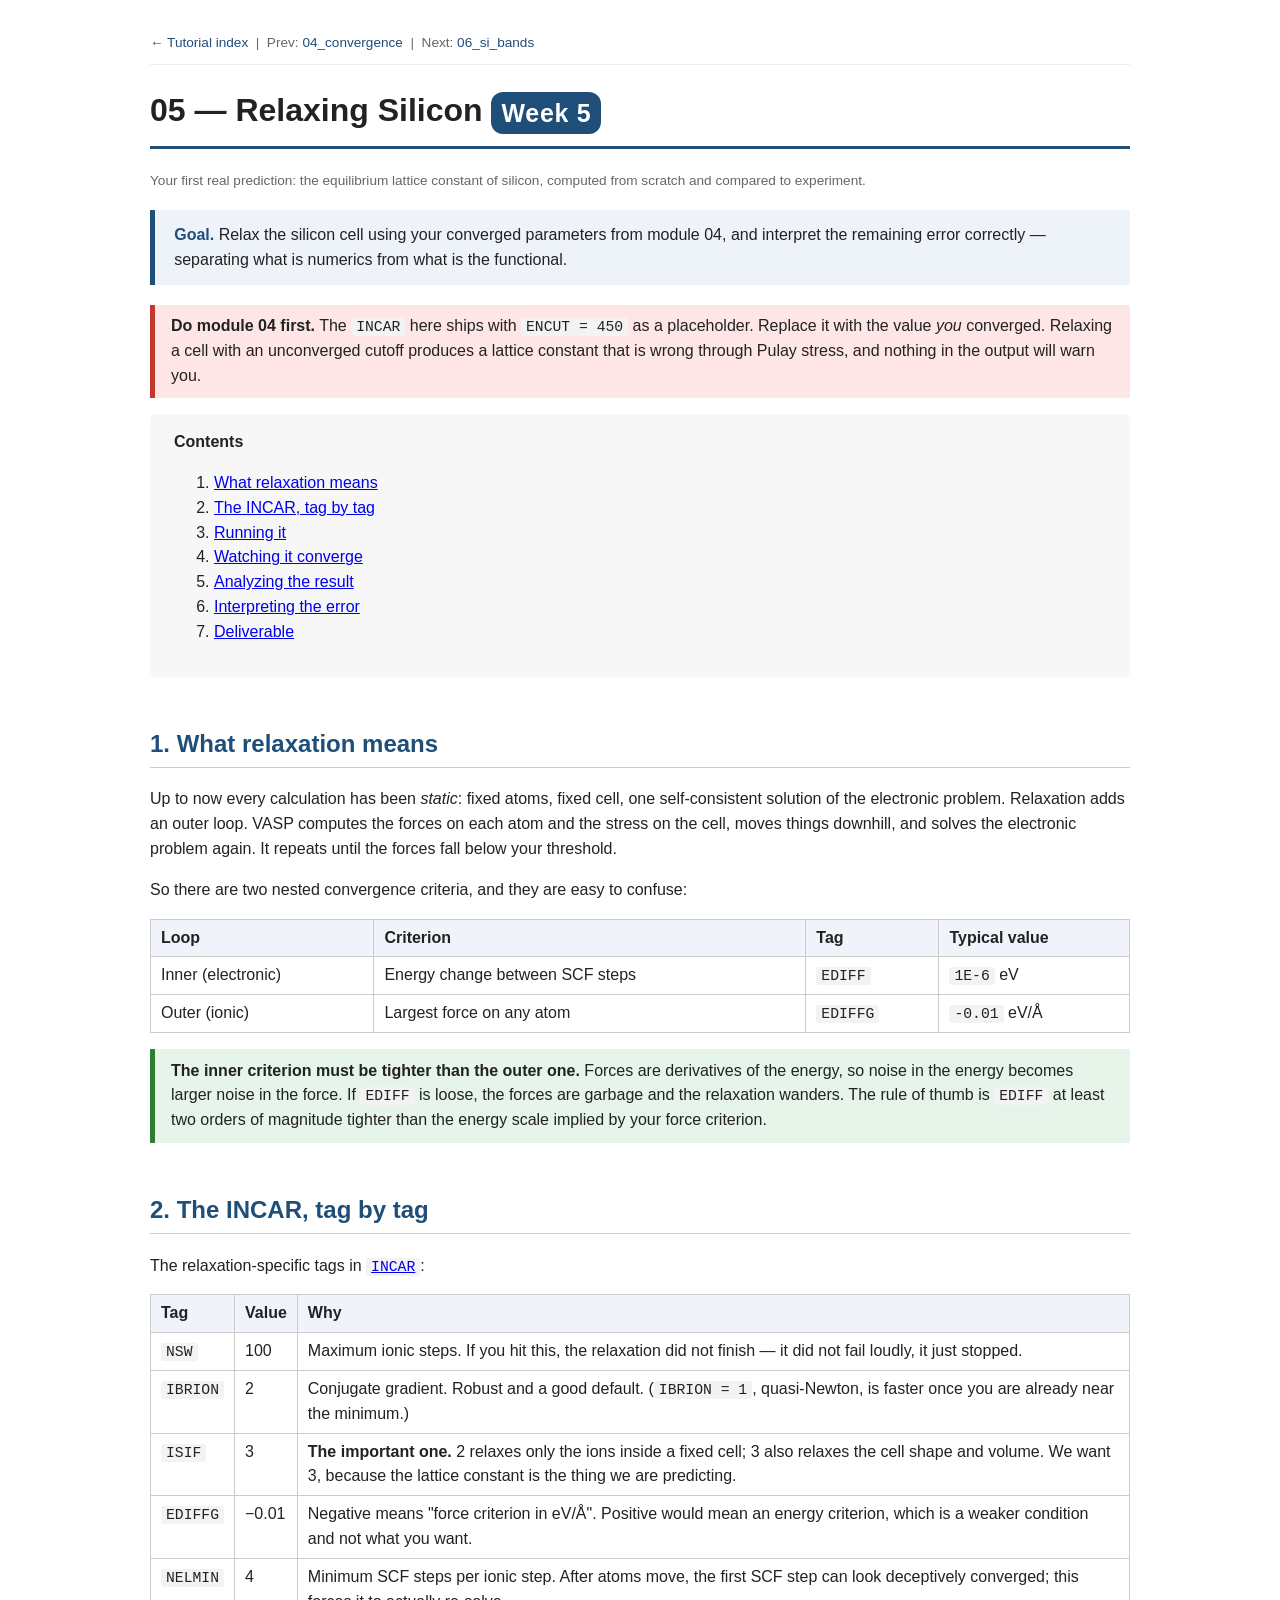
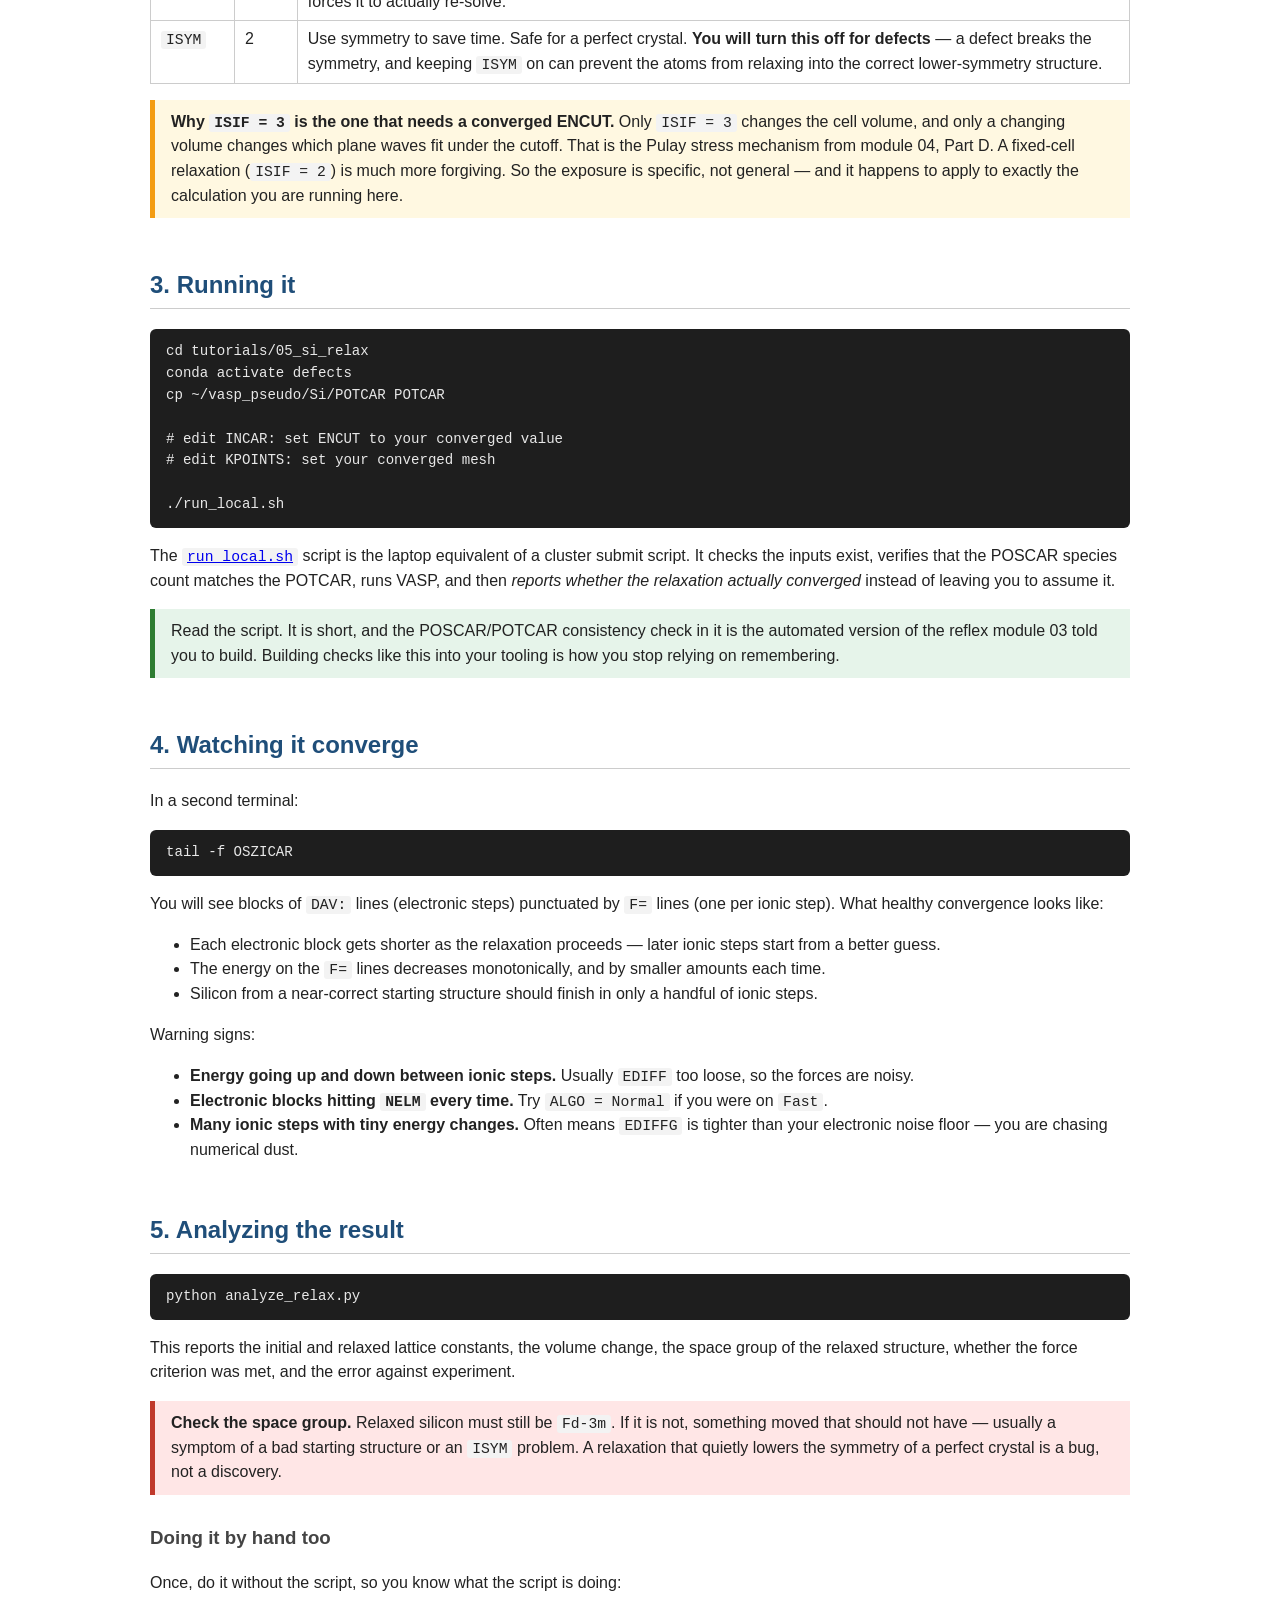
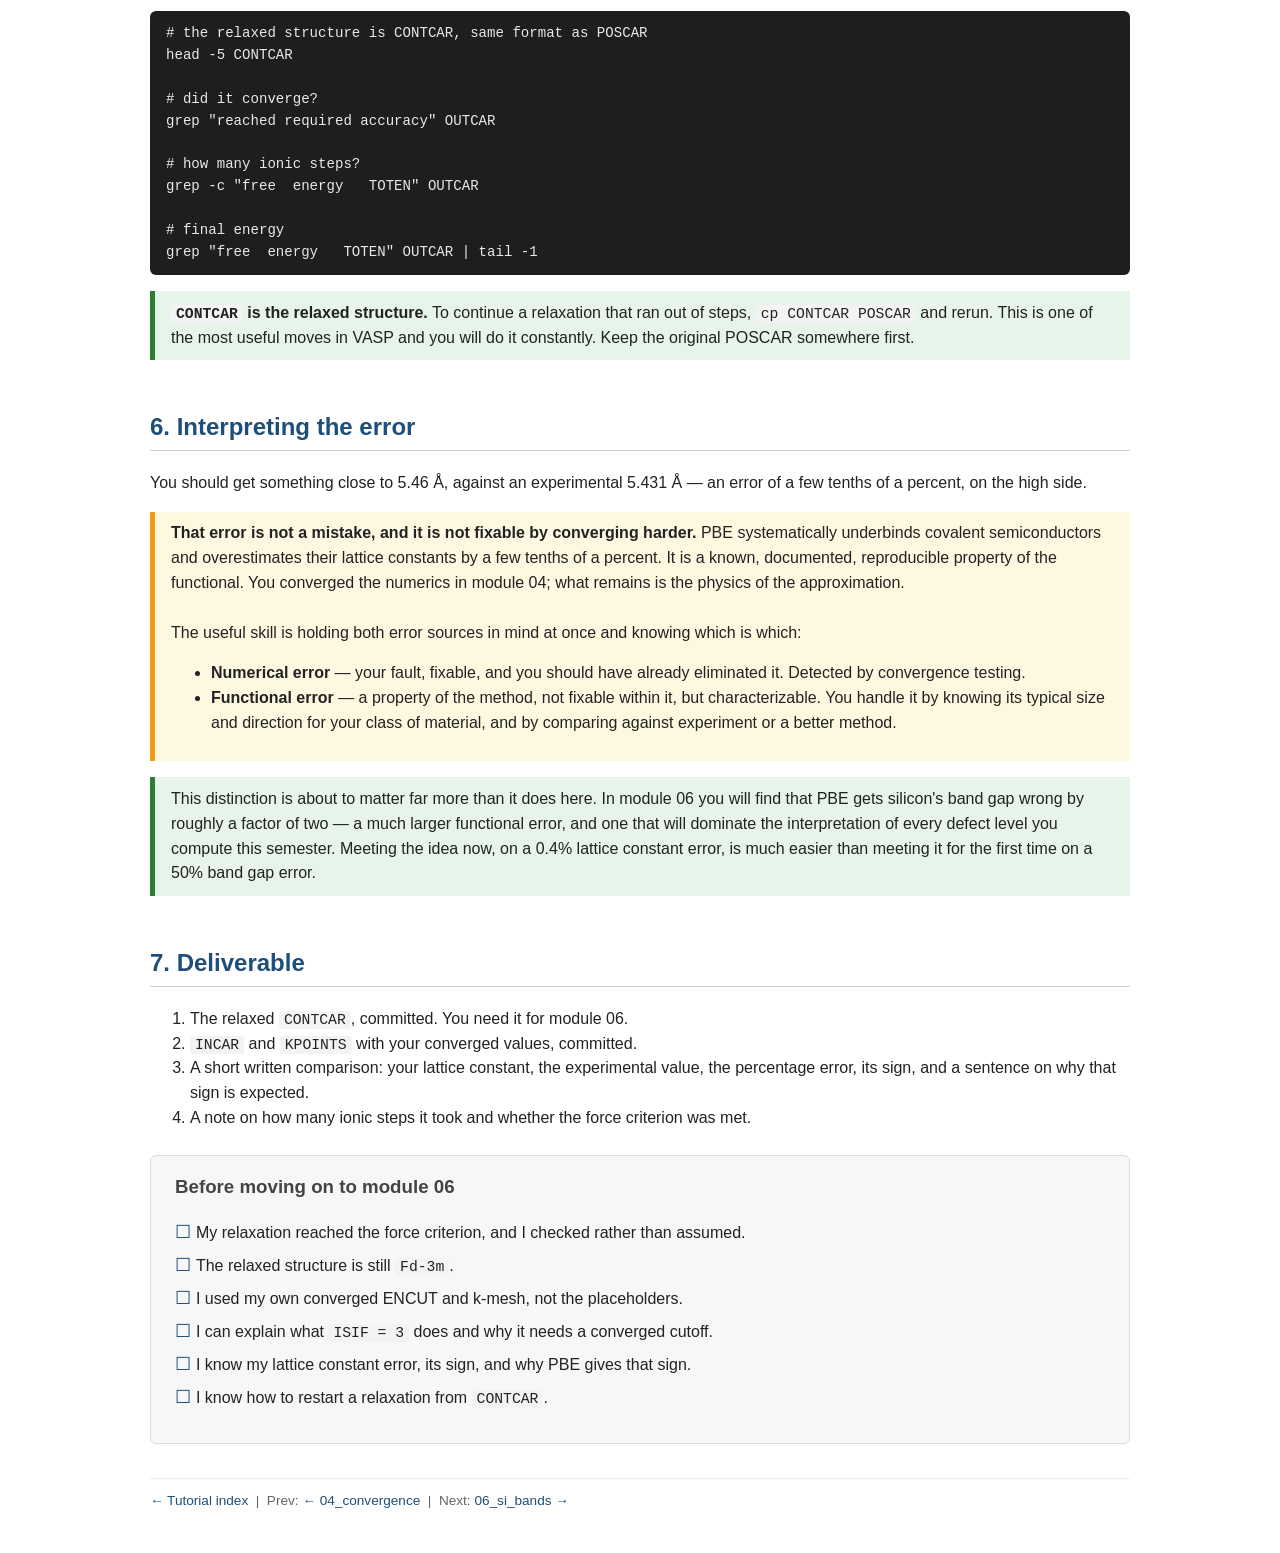
<file: DFT_Onboarding/05_si_relax/index.html>
<!DOCTYPE html>
<html lang="en">
<head>
<meta charset="UTF-8">
<title>05 — Relaxing Silicon</title>
<link rel="stylesheet" href="../style.css">
</head>
<body>

<div class="nav"><a href="../">&larr; Tutorial index</a> &nbsp;|&nbsp;
Prev: <a href="../04_convergence/">04_convergence</a> &nbsp;|&nbsp;
Next: <a href="../06_si_bands/">06_si_bands</a></div>

<h1>05 — Relaxing Silicon <span class="week">Week 5</span></h1>

<p class="small">Your first real prediction: the equilibrium lattice
constant of silicon, computed from scratch and compared to experiment.</p>

<div class="goal">
<strong>Goal.</strong> Relax the silicon cell using your converged
parameters from module 04, and interpret the remaining error correctly —
separating what is numerics from what is the functional.
</div>

<div class="warning">
<strong>Do module 04 first.</strong> The <code>INCAR</code> here ships with
<code>ENCUT = 450</code> as a placeholder. Replace it with the value
<em>you</em> converged. Relaxing a cell with an unconverged cutoff produces a
lattice constant that is wrong through Pulay stress, and nothing in the
output will warn you.
</div>

<div class="toc">
<strong>Contents</strong>
<ol>
  <li><a href="#what">What relaxation means</a></li>
  <li><a href="#incar">The INCAR, tag by tag</a></li>
  <li><a href="#run">Running it</a></li>
  <li><a href="#watch">Watching it converge</a></li>
  <li><a href="#analyze">Analyzing the result</a></li>
  <li><a href="#error">Interpreting the error</a></li>
  <li><a href="#deliverable">Deliverable</a></li>
</ol>
</div>

<h2 id="what">1. What relaxation means</h2>

<p>Up to now every calculation has been <em>static</em>: fixed atoms, fixed
cell, one self-consistent solution of the electronic problem. Relaxation
adds an outer loop. VASP computes the forces on each atom and the stress on
the cell, moves things downhill, and solves the electronic problem again.
It repeats until the forces fall below your threshold.</p>

<p>So there are two nested convergence criteria, and they are easy to
confuse:</p>

<table>
<tr><th>Loop</th><th>Criterion</th><th>Tag</th><th>Typical value</th></tr>
<tr><td>Inner (electronic)</td><td>Energy change between SCF steps</td>
    <td><code>EDIFF</code></td><td><code>1E-6</code> eV</td></tr>
<tr><td>Outer (ionic)</td><td>Largest force on any atom</td>
    <td><code>EDIFFG</code></td><td><code>-0.01</code> eV/&Aring;</td></tr>
</table>

<div class="tip">
<strong>The inner criterion must be tighter than the outer one.</strong>
Forces are derivatives of the energy, so noise in the energy becomes larger
noise in the force. If <code>EDIFF</code> is loose, the forces are garbage
and the relaxation wanders. The rule of thumb is <code>EDIFF</code> at least
two orders of magnitude tighter than the energy scale implied by your force
criterion.
</div>

<h2 id="incar">2. The INCAR, tag by tag</h2>

<p>The relaxation-specific tags in <a href="INCAR"><code>INCAR</code></a>:</p>

<table>
<tr><th>Tag</th><th>Value</th><th>Why</th></tr>
<tr><td><code>NSW</code></td><td>100</td>
    <td>Maximum ionic steps. If you hit this, the relaxation did not finish — it did not fail loudly, it just stopped.</td></tr>
<tr><td><code>IBRION</code></td><td>2</td>
    <td>Conjugate gradient. Robust and a good default. (<code>IBRION = 1</code>, quasi-Newton, is faster once you are already near the minimum.)</td></tr>
<tr><td><code>ISIF</code></td><td>3</td>
    <td><strong>The important one.</strong> 2 relaxes only the ions inside a fixed cell; 3 also relaxes the cell shape and volume. We want 3, because the lattice constant is the thing we are predicting.</td></tr>
<tr><td><code>EDIFFG</code></td><td>&minus;0.01</td>
    <td>Negative means "force criterion in eV/&Aring;". Positive would mean an energy criterion, which is a weaker condition and not what you want.</td></tr>
<tr><td><code>NELMIN</code></td><td>4</td>
    <td>Minimum SCF steps per ionic step. After atoms move, the first SCF step can look deceptively converged; this forces it to actually re-solve.</td></tr>
<tr><td><code>ISYM</code></td><td>2</td>
    <td>Use symmetry to save time. Safe for a perfect crystal. <strong>You will turn this off for defects</strong> — a defect breaks the symmetry, and keeping <code>ISYM</code> on can prevent the atoms from relaxing into the correct lower-symmetry structure.</td></tr>
</table>

<div class="why">
<strong>Why <code>ISIF = 3</code> is the one that needs a converged
ENCUT.</strong> Only <code>ISIF = 3</code> changes the cell volume, and only
a changing volume changes which plane waves fit under the cutoff. That is
the Pulay stress mechanism from module 04, Part D. A fixed-cell relaxation
(<code>ISIF = 2</code>) is much more forgiving. So the exposure is specific,
not general — and it happens to apply to exactly the calculation you are
running here.
</div>

<h2 id="run">3. Running it</h2>

<pre>cd tutorials/05_si_relax
conda activate defects
cp ~/vasp_pseudo/Si/POTCAR POTCAR

# edit INCAR: set ENCUT to your converged value
# edit KPOINTS: set your converged mesh

./run_local.sh</pre>

<p>The <a href="run_local.sh"><code>run_local.sh</code></a> script is the
laptop equivalent of a cluster submit script. It checks the inputs exist,
verifies that the POSCAR species count matches the POTCAR, runs VASP, and
then <em>reports whether the relaxation actually converged</em> instead of
leaving you to assume it.</p>

<div class="tip">
Read the script. It is short, and the POSCAR/POTCAR consistency check in it
is the automated version of the reflex module 03 told you to build. Building
checks like this into your tooling is how you stop relying on remembering.
</div>

<h2 id="watch">4. Watching it converge</h2>

<p>In a second terminal:</p>

<pre>tail -f OSZICAR</pre>

<p>You will see blocks of <code>DAV:</code> lines (electronic steps) punctuated
by <code>F=</code> lines (one per ionic step). What healthy convergence looks
like:</p>

<ul>
  <li>Each electronic block gets shorter as the relaxation proceeds — later
      ionic steps start from a better guess.</li>
  <li>The energy on the <code>F=</code> lines decreases monotonically, and by
      smaller amounts each time.</li>
  <li>Silicon from a near-correct starting structure should finish in only a
      handful of ionic steps.</li>
</ul>

<p>Warning signs:</p>

<ul>
  <li><strong>Energy going up and down between ionic steps.</strong> Usually
      <code>EDIFF</code> too loose, so the forces are noisy.</li>
  <li><strong>Electronic blocks hitting <code>NELM</code> every time.</strong>
      Try <code>ALGO = Normal</code> if you were on <code>Fast</code>.</li>
  <li><strong>Many ionic steps with tiny energy changes.</strong> Often means
      <code>EDIFFG</code> is tighter than your electronic noise floor —
      you are chasing numerical dust.</li>
</ul>

<h2 id="analyze">5. Analyzing the result</h2>

<pre>python analyze_relax.py</pre>

<p>This reports the initial and relaxed lattice constants, the volume change,
the space group of the relaxed structure, whether the force criterion was
met, and the error against experiment.</p>

<div class="warning">
<strong>Check the space group.</strong> Relaxed silicon must still be
<code>Fd-3m</code>. If it is not, something moved that should not have —
usually a symptom of a bad starting structure or an <code>ISYM</code>
problem. A relaxation that quietly lowers the symmetry of a perfect crystal
is a bug, not a discovery.
</div>

<h3>Doing it by hand too</h3>

<p>Once, do it without the script, so you know what the script is doing:</p>

<pre># the relaxed structure is CONTCAR, same format as POSCAR
head -5 CONTCAR

# did it converge?
grep "reached required accuracy" OUTCAR

# how many ionic steps?
grep -c "free  energy   TOTEN" OUTCAR

# final energy
grep "free  energy   TOTEN" OUTCAR | tail -1</pre>

<div class="tip">
<strong><code>CONTCAR</code> is the relaxed structure.</strong> To continue a
relaxation that ran out of steps, <code>cp CONTCAR POSCAR</code> and rerun.
This is one of the most useful moves in VASP and you will do it constantly.
Keep the original POSCAR somewhere first.
</div>

<h2 id="error">6. Interpreting the error</h2>

<p>You should get something close to 5.46&nbsp;&Aring;, against an
experimental 5.431&nbsp;&Aring; — an error of a few tenths of a percent, on
the high side.</p>

<div class="why">
<strong>That error is not a mistake, and it is not fixable by converging
harder.</strong> PBE systematically underbinds covalent semiconductors and
overestimates their lattice constants by a few tenths of a percent. It is a
known, documented, reproducible property of the functional. You converged
the numerics in module 04; what remains is the physics of the
approximation.
<br><br>
The useful skill is holding both error sources in mind at once and knowing
which is which:
<ul>
  <li><strong>Numerical error</strong> — your fault, fixable, and you should
      have already eliminated it. Detected by convergence testing.</li>
  <li><strong>Functional error</strong> — a property of the method, not
      fixable within it, but characterizable. You handle it by knowing its
      typical size and direction for your class of material, and by comparing
      against experiment or a better method.</li>
</ul>
</div>

<div class="tip">
This distinction is about to matter far more than it does here. In module 06
you will find that PBE gets silicon's band gap wrong by roughly a factor of
two — a much larger functional error, and one that will dominate the
interpretation of every defect level you compute this semester. Meeting the
idea now, on a 0.4% lattice constant error, is much easier than meeting it
for the first time on a 50% band gap error.
</div>

<h2 id="deliverable">7. Deliverable</h2>

<ol>
  <li>The relaxed <code>CONTCAR</code>, committed. You need it for module 06.</li>
  <li><code>INCAR</code> and <code>KPOINTS</code> with your converged values,
      committed.</li>
  <li>A short written comparison: your lattice constant, the experimental
      value, the percentage error, its sign, and a sentence on why that sign
      is expected.</li>
  <li>A note on how many ionic steps it took and whether the force criterion
      was met.</li>
</ol>

<div class="check">
<h3>Before moving on to module 06</h3>
<ul>
  <li>My relaxation reached the force criterion, and I checked rather than assumed.</li>
  <li>The relaxed structure is still <code>Fd-3m</code>.</li>
  <li>I used my own converged ENCUT and k-mesh, not the placeholders.</li>
  <li>I can explain what <code>ISIF = 3</code> does and why it needs a converged cutoff.</li>
  <li>I know my lattice constant error, its sign, and why PBE gives that sign.</li>
  <li>I know how to restart a relaxation from <code>CONTCAR</code>.</li>
</ul>
</div>

<div class="nav" style="margin-top:2.5em;border-top:1px solid #eee;border-bottom:none;padding-top:.8em">
<a href="../">&larr; Tutorial index</a> &nbsp;|&nbsp;
Prev: <a href="../04_convergence/">&larr; 04_convergence</a> &nbsp;|&nbsp;
Next: <a href="../06_si_bands/">06_si_bands &rarr;</a></div>

</body>
</html>
</file>
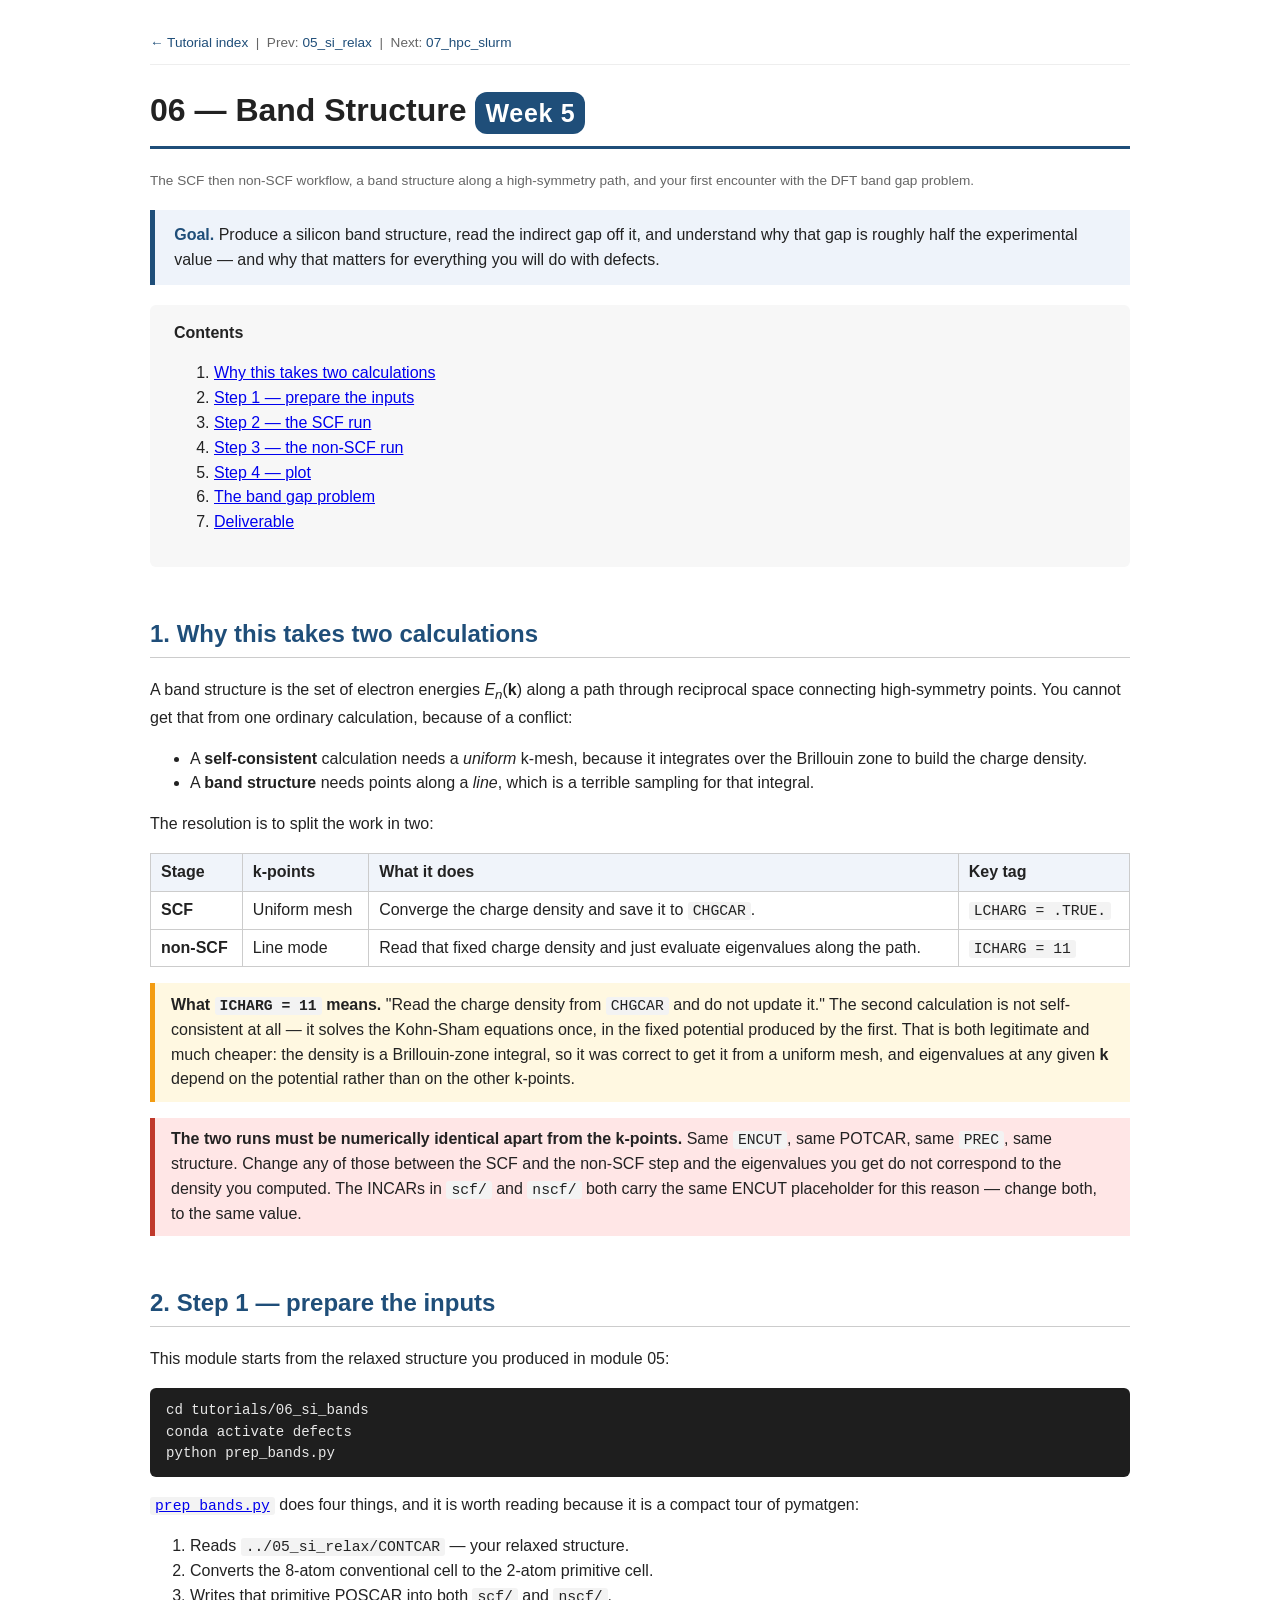
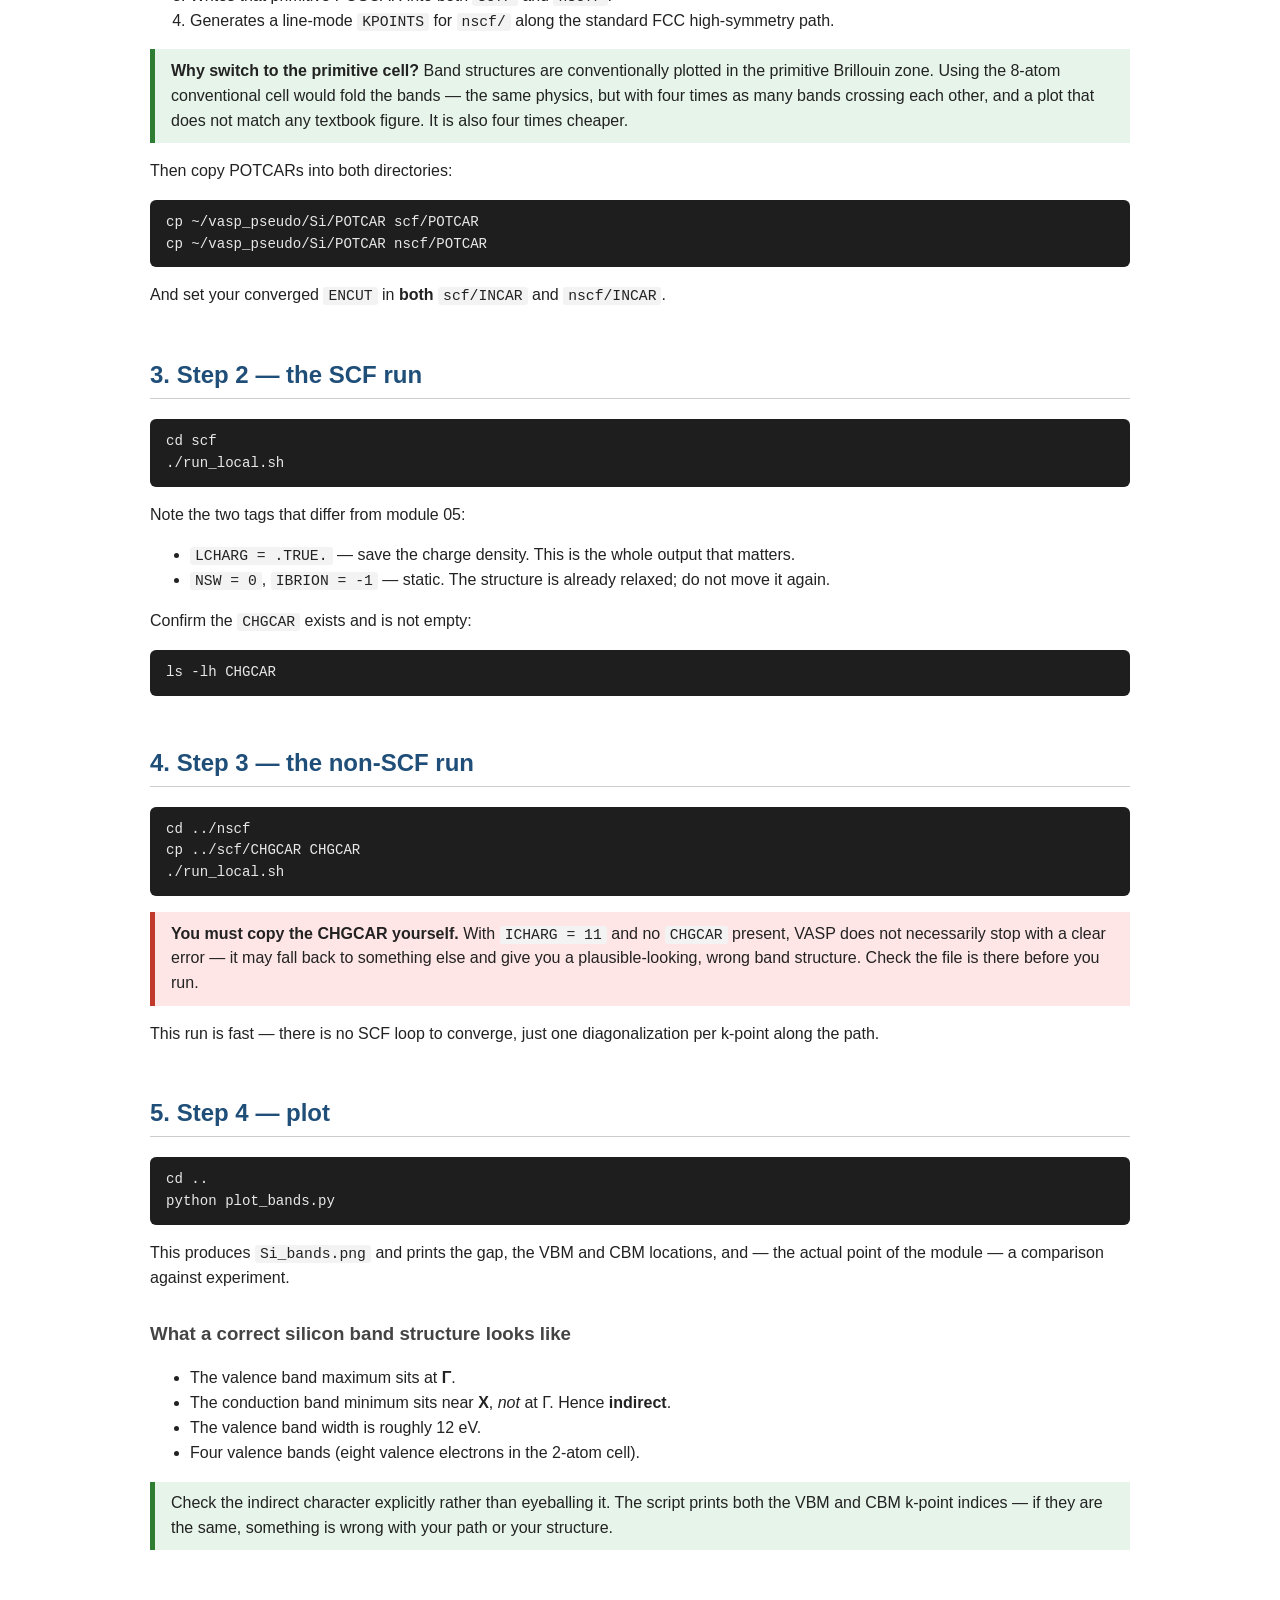
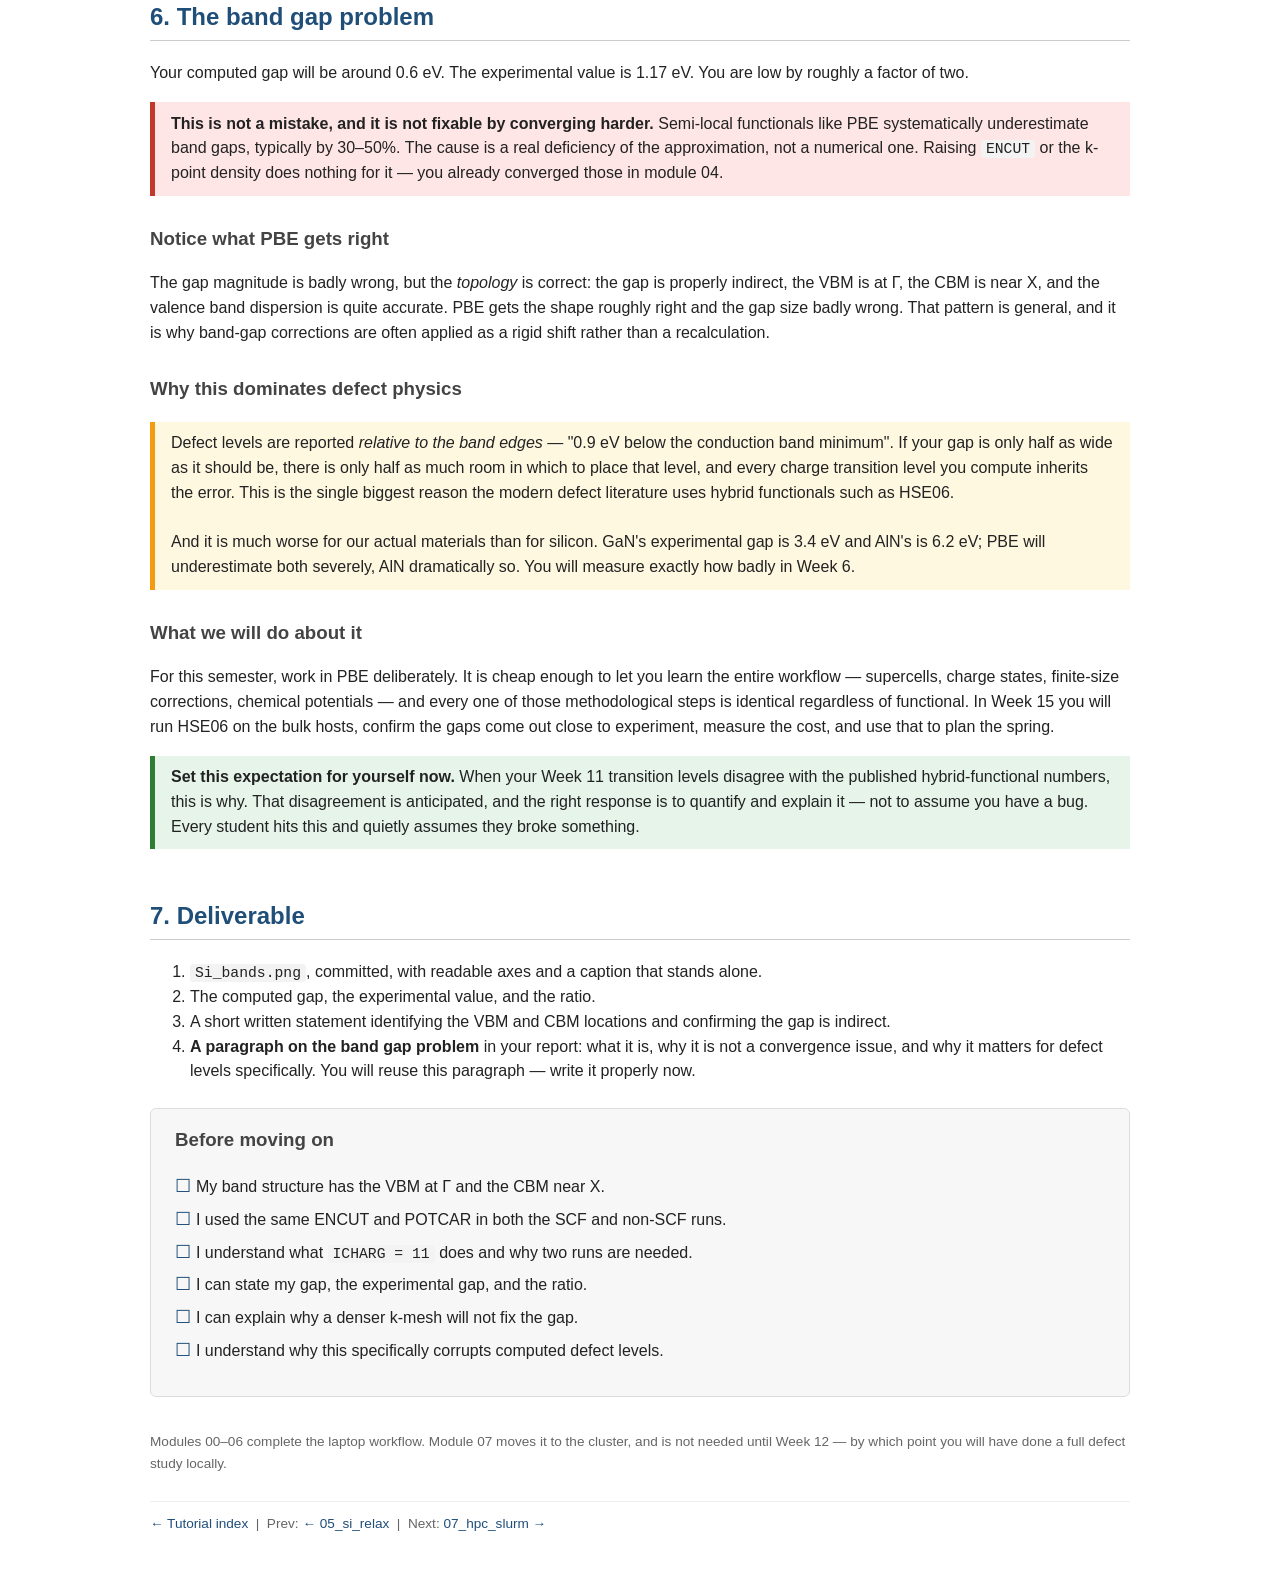
<file: DFT_Onboarding/06_si_bands/index.html>
<!DOCTYPE html>
<html lang="en">
<head>
<meta charset="UTF-8">
<title>06 — Band Structure of Silicon</title>
<link rel="stylesheet" href="../style.css">
</head>
<body>

<div class="nav"><a href="../">&larr; Tutorial index</a> &nbsp;|&nbsp;
Prev: <a href="../05_si_relax/">05_si_relax</a> &nbsp;|&nbsp;
Next: <a href="../07_hpc_slurm/">07_hpc_slurm</a></div>

<h1>06 — Band Structure <span class="week">Week 5</span></h1>

<p class="small">The SCF then non-SCF workflow, a band structure along a
high-symmetry path, and your first encounter with the DFT band gap
problem.</p>

<div class="goal">
<strong>Goal.</strong> Produce a silicon band structure, read the indirect
gap off it, and understand why that gap is roughly half the experimental
value — and why that matters for everything you will do with defects.
</div>

<div class="toc">
<strong>Contents</strong>
<ol>
  <li><a href="#why2">Why this takes two calculations</a></li>
  <li><a href="#prep">Step 1 — prepare the inputs</a></li>
  <li><a href="#scf">Step 2 — the SCF run</a></li>
  <li><a href="#nscf">Step 3 — the non-SCF run</a></li>
  <li><a href="#plot">Step 4 — plot</a></li>
  <li><a href="#gap">The band gap problem</a></li>
  <li><a href="#deliverable">Deliverable</a></li>
</ol>
</div>

<h2 id="why2">1. Why this takes two calculations</h2>

<p>A band structure is the set of electron energies
<em>E</em><sub><em>n</em></sub>(<strong>k</strong>) along a path through
reciprocal space connecting high-symmetry points. You cannot get that from
one ordinary calculation, because of a conflict:</p>

<ul>
  <li>A <strong>self-consistent</strong> calculation needs a
      <em>uniform</em> k-mesh, because it integrates over the Brillouin zone
      to build the charge density.</li>
  <li>A <strong>band structure</strong> needs points along a <em>line</em>,
      which is a terrible sampling for that integral.</li>
</ul>

<p>The resolution is to split the work in two:</p>

<table>
<tr><th>Stage</th><th>k-points</th><th>What it does</th><th>Key tag</th></tr>
<tr><td><strong>SCF</strong></td><td>Uniform mesh</td>
    <td>Converge the charge density and save it to <code>CHGCAR</code>.</td>
    <td><code>LCHARG = .TRUE.</code></td></tr>
<tr><td><strong>non-SCF</strong></td><td>Line mode</td>
    <td>Read that fixed charge density and just evaluate eigenvalues along the path.</td>
    <td><code>ICHARG = 11</code></td></tr>
</table>

<div class="why">
<strong>What <code>ICHARG = 11</code> means.</strong> "Read the charge
density from <code>CHGCAR</code> and do not update it." The second
calculation is not self-consistent at all — it solves the Kohn-Sham
equations once, in the fixed potential produced by the first. That is both
legitimate and much cheaper: the density is a Brillouin-zone integral, so it
was correct to get it from a uniform mesh, and eigenvalues at any given
<strong>k</strong> depend on the potential rather than on the other
k-points.
</div>

<div class="warning">
<strong>The two runs must be numerically identical apart from the
k-points.</strong> Same <code>ENCUT</code>, same POTCAR, same
<code>PREC</code>, same structure. Change any of those between the SCF and
the non-SCF step and the eigenvalues you get do not correspond to the
density you computed. The INCARs in <code>scf/</code> and
<code>nscf/</code> both carry the same ENCUT placeholder for this reason —
change both, to the same value.
</div>

<h2 id="prep">2. Step 1 — prepare the inputs</h2>

<p>This module starts from the relaxed structure you produced in module 05:</p>

<pre>cd tutorials/06_si_bands
conda activate defects
python prep_bands.py</pre>

<p><a href="prep_bands.py"><code>prep_bands.py</code></a> does four things,
and it is worth reading because it is a compact tour of pymatgen:</p>

<ol>
  <li>Reads <code>../05_si_relax/CONTCAR</code> — your relaxed structure.</li>
  <li>Converts the 8-atom conventional cell to the 2-atom primitive cell.</li>
  <li>Writes that primitive POSCAR into both <code>scf/</code> and
      <code>nscf/</code>.</li>
  <li>Generates a line-mode <code>KPOINTS</code> for <code>nscf/</code>
      along the standard FCC high-symmetry path.</li>
</ol>

<div class="tip">
<strong>Why switch to the primitive cell?</strong> Band structures are
conventionally plotted in the primitive Brillouin zone. Using the 8-atom
conventional cell would fold the bands — the same physics, but with four
times as many bands crossing each other, and a plot that does not match any
textbook figure. It is also four times cheaper.
</div>

<p>Then copy POTCARs into both directories:</p>

<pre>cp ~/vasp_pseudo/Si/POTCAR scf/POTCAR
cp ~/vasp_pseudo/Si/POTCAR nscf/POTCAR</pre>

<p>And set your converged <code>ENCUT</code> in <strong>both</strong>
<code>scf/INCAR</code> and <code>nscf/INCAR</code>.</p>

<h2 id="scf">3. Step 2 — the SCF run</h2>

<pre>cd scf
./run_local.sh</pre>

<p>Note the two tags that differ from module 05:</p>

<ul>
  <li><code>LCHARG = .TRUE.</code> — save the charge density. This is the
      whole output that matters.</li>
  <li><code>NSW = 0</code>, <code>IBRION = -1</code> — static. The structure
      is already relaxed; do not move it again.</li>
</ul>

<p>Confirm the <code>CHGCAR</code> exists and is not empty:</p>

<pre>ls -lh CHGCAR</pre>

<h2 id="nscf">4. Step 3 — the non-SCF run</h2>

<pre>cd ../nscf
cp ../scf/CHGCAR CHGCAR
./run_local.sh</pre>

<div class="warning">
<strong>You must copy the CHGCAR yourself.</strong> With
<code>ICHARG = 11</code> and no <code>CHGCAR</code> present, VASP does not
necessarily stop with a clear error — it may fall back to something else and
give you a plausible-looking, wrong band structure. Check the file is there
before you run.
</div>

<p>This run is fast — there is no SCF loop to converge, just one
diagonalization per k-point along the path.</p>

<h2 id="plot">5. Step 4 — plot</h2>

<pre>cd ..
python plot_bands.py</pre>

<p>This produces <code>Si_bands.png</code> and prints the gap, the VBM and
CBM locations, and — the actual point of the module — a comparison against
experiment.</p>

<h3>What a correct silicon band structure looks like</h3>

<ul>
  <li>The valence band maximum sits at <strong>&Gamma;</strong>.</li>
  <li>The conduction band minimum sits near <strong>X</strong>, <em>not</em>
      at &Gamma;. Hence <strong>indirect</strong>.</li>
  <li>The valence band width is roughly 12 eV.</li>
  <li>Four valence bands (eight valence electrons in the 2-atom cell).</li>
</ul>

<div class="tip">
Check the indirect character explicitly rather than eyeballing it. The
script prints both the VBM and CBM k-point indices — if they are the same,
something is wrong with your path or your structure.
</div>

<h2 id="gap">6. The band gap problem</h2>

<p>Your computed gap will be around 0.6&nbsp;eV. The experimental value is
1.17&nbsp;eV. You are low by roughly a factor of two.</p>

<div class="warning">
<strong>This is not a mistake, and it is not fixable by converging
harder.</strong> Semi-local functionals like PBE systematically
underestimate band gaps, typically by 30&ndash;50%. The cause is a real
deficiency of the approximation, not a numerical one. Raising
<code>ENCUT</code> or the k-point density does nothing for it — you already
converged those in module 04.
</div>

<h3>Notice what PBE gets right</h3>

<p>The gap magnitude is badly wrong, but the <em>topology</em> is correct:
the gap is properly indirect, the VBM is at &Gamma;, the CBM is near X, and
the valence band dispersion is quite accurate. PBE gets the shape roughly
right and the gap size badly wrong. That pattern is general, and it is why
band-gap corrections are often applied as a rigid shift rather than a
recalculation.</p>

<h3>Why this dominates defect physics</h3>

<div class="why">
Defect levels are reported <em>relative to the band edges</em> — "0.9 eV
below the conduction band minimum". If your gap is only half as wide as it
should be, there is only half as much room in which to place that level,
and every charge transition level you compute inherits the error. This is
the single biggest reason the modern defect literature uses hybrid
functionals such as HSE06.
<br><br>
And it is much worse for our actual materials than for silicon. GaN's
experimental gap is 3.4&nbsp;eV and AlN's is 6.2&nbsp;eV; PBE will
underestimate both severely, AlN dramatically so. You will measure exactly
how badly in Week 6.
</div>

<h3>What we will do about it</h3>

<p>For this semester, work in PBE deliberately. It is cheap enough to let
you learn the entire workflow — supercells, charge states, finite-size
corrections, chemical potentials — and every one of those methodological
steps is identical regardless of functional. In Week 15 you will run HSE06
on the bulk hosts, confirm the gaps come out close to experiment, measure
the cost, and use that to plan the spring.</p>

<div class="tip">
<strong>Set this expectation for yourself now.</strong> When your Week 11
transition levels disagree with the published hybrid-functional numbers,
this is why. That disagreement is anticipated, and the right response is to
quantify and explain it — not to assume you have a bug. Every student hits
this and quietly assumes they broke something.
</div>

<h2 id="deliverable">7. Deliverable</h2>

<ol>
  <li><code>Si_bands.png</code>, committed, with readable axes and a caption
      that stands alone.</li>
  <li>The computed gap, the experimental value, and the ratio.</li>
  <li>A short written statement identifying the VBM and CBM locations and
      confirming the gap is indirect.</li>
  <li><strong>A paragraph on the band gap problem</strong> in your report:
      what it is, why it is not a convergence issue, and why it matters for
      defect levels specifically. You will reuse this paragraph — write it
      properly now.</li>
</ol>

<div class="check">
<h3>Before moving on</h3>
<ul>
  <li>My band structure has the VBM at &Gamma; and the CBM near X.</li>
  <li>I used the same ENCUT and POTCAR in both the SCF and non-SCF runs.</li>
  <li>I understand what <code>ICHARG = 11</code> does and why two runs are needed.</li>
  <li>I can state my gap, the experimental gap, and the ratio.</li>
  <li>I can explain why a denser k-mesh will not fix the gap.</li>
  <li>I understand why this specifically corrupts computed defect levels.</li>
</ul>
</div>

<p class="small" style="margin-top:2.5em">Modules 00&ndash;06 complete the
laptop workflow. Module 07 moves it to the cluster, and is not needed until
Week 12 — by which point you will have done a full defect study locally.</p>

<div class="nav" style="margin-top:2em;border-top:1px solid #eee;border-bottom:none;padding-top:.8em">
<a href="../">&larr; Tutorial index</a> &nbsp;|&nbsp;
Prev: <a href="../05_si_relax/">&larr; 05_si_relax</a> &nbsp;|&nbsp;
Next: <a href="../07_hpc_slurm/">07_hpc_slurm &rarr;</a></div>

</body>
</html>
</file>
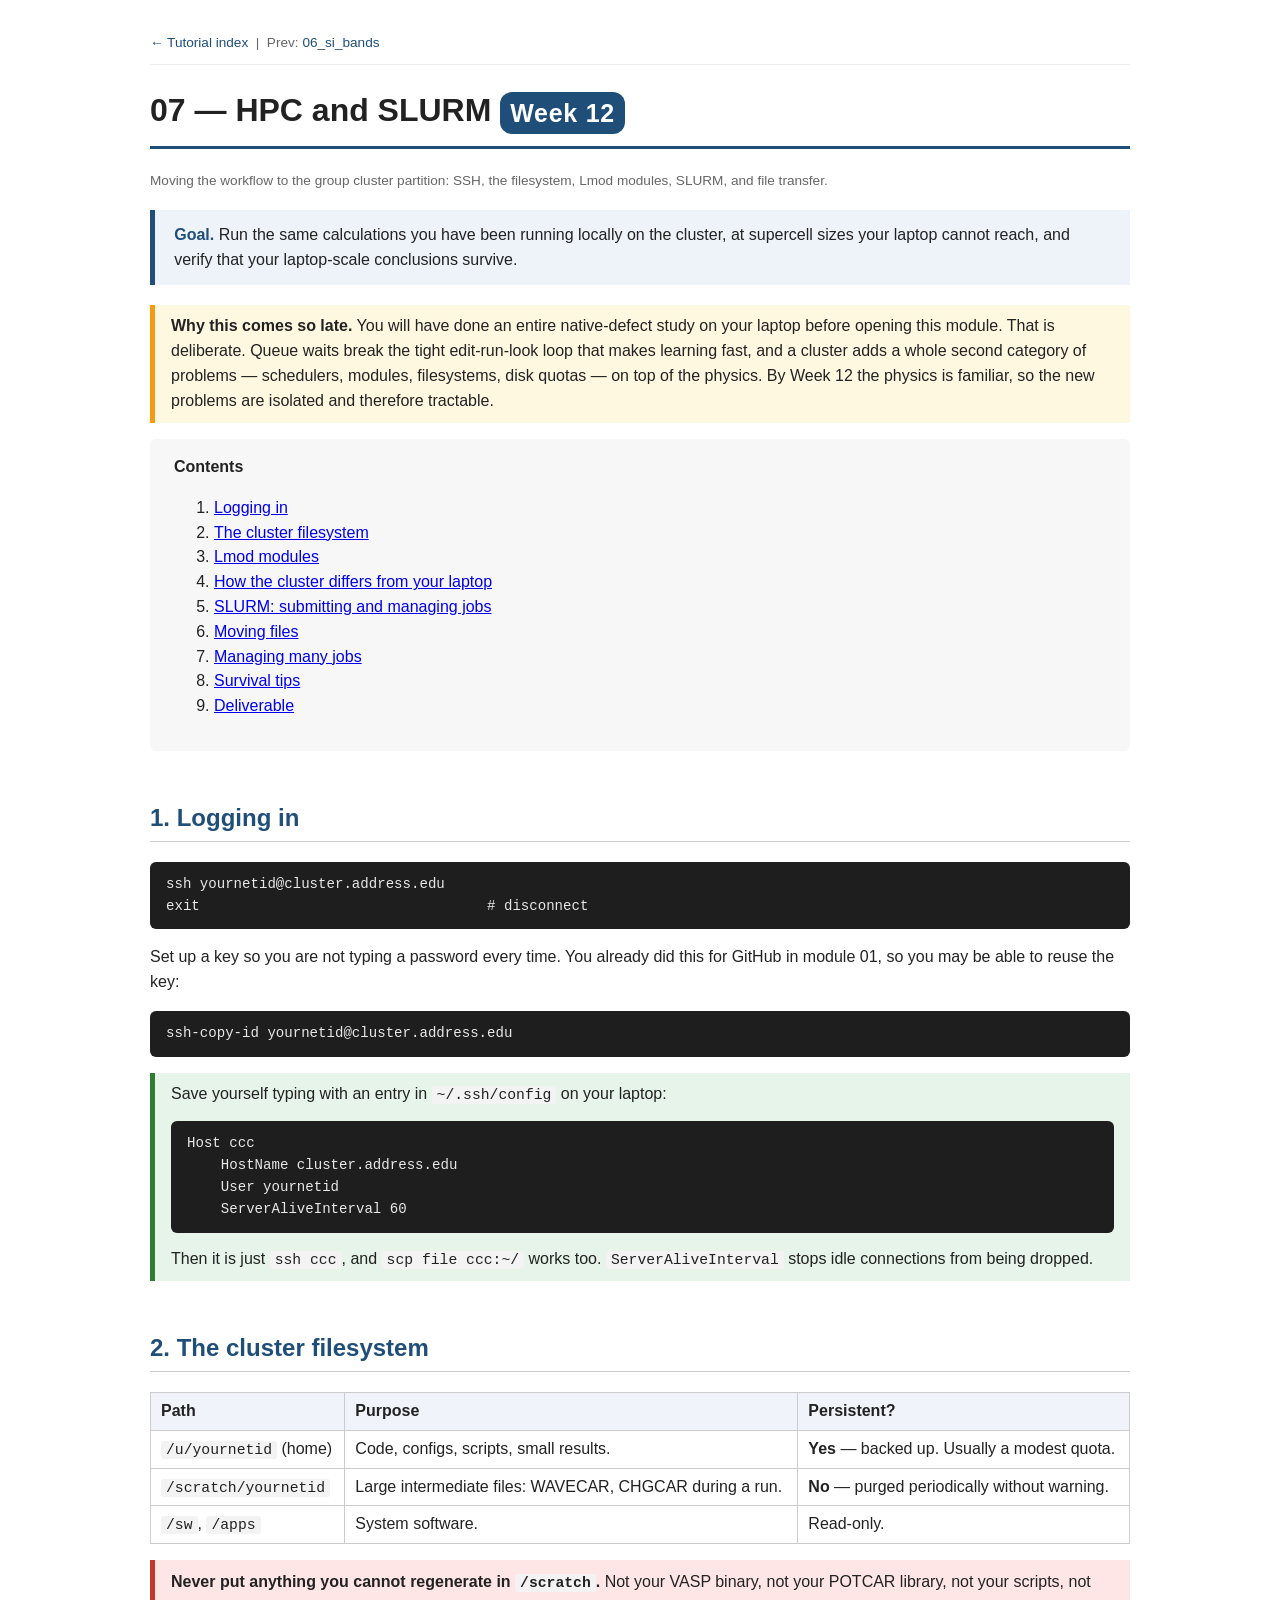
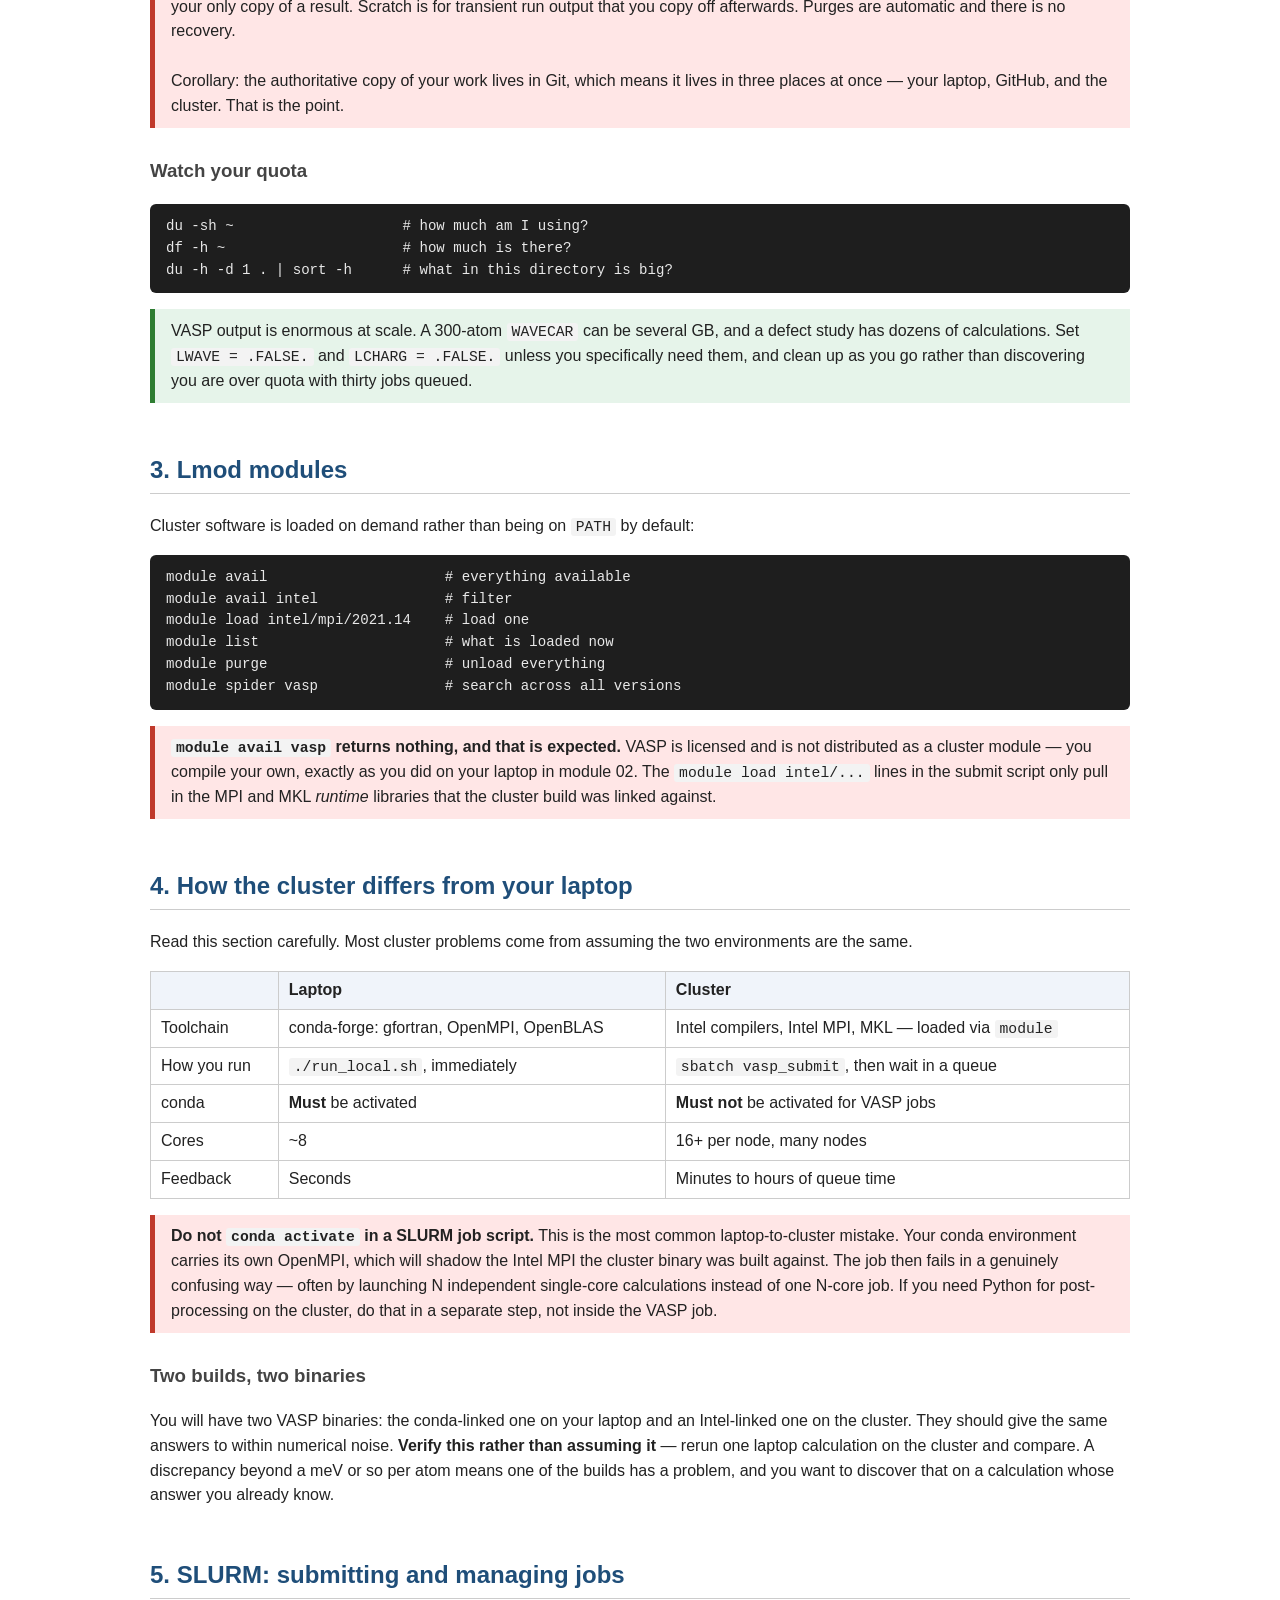
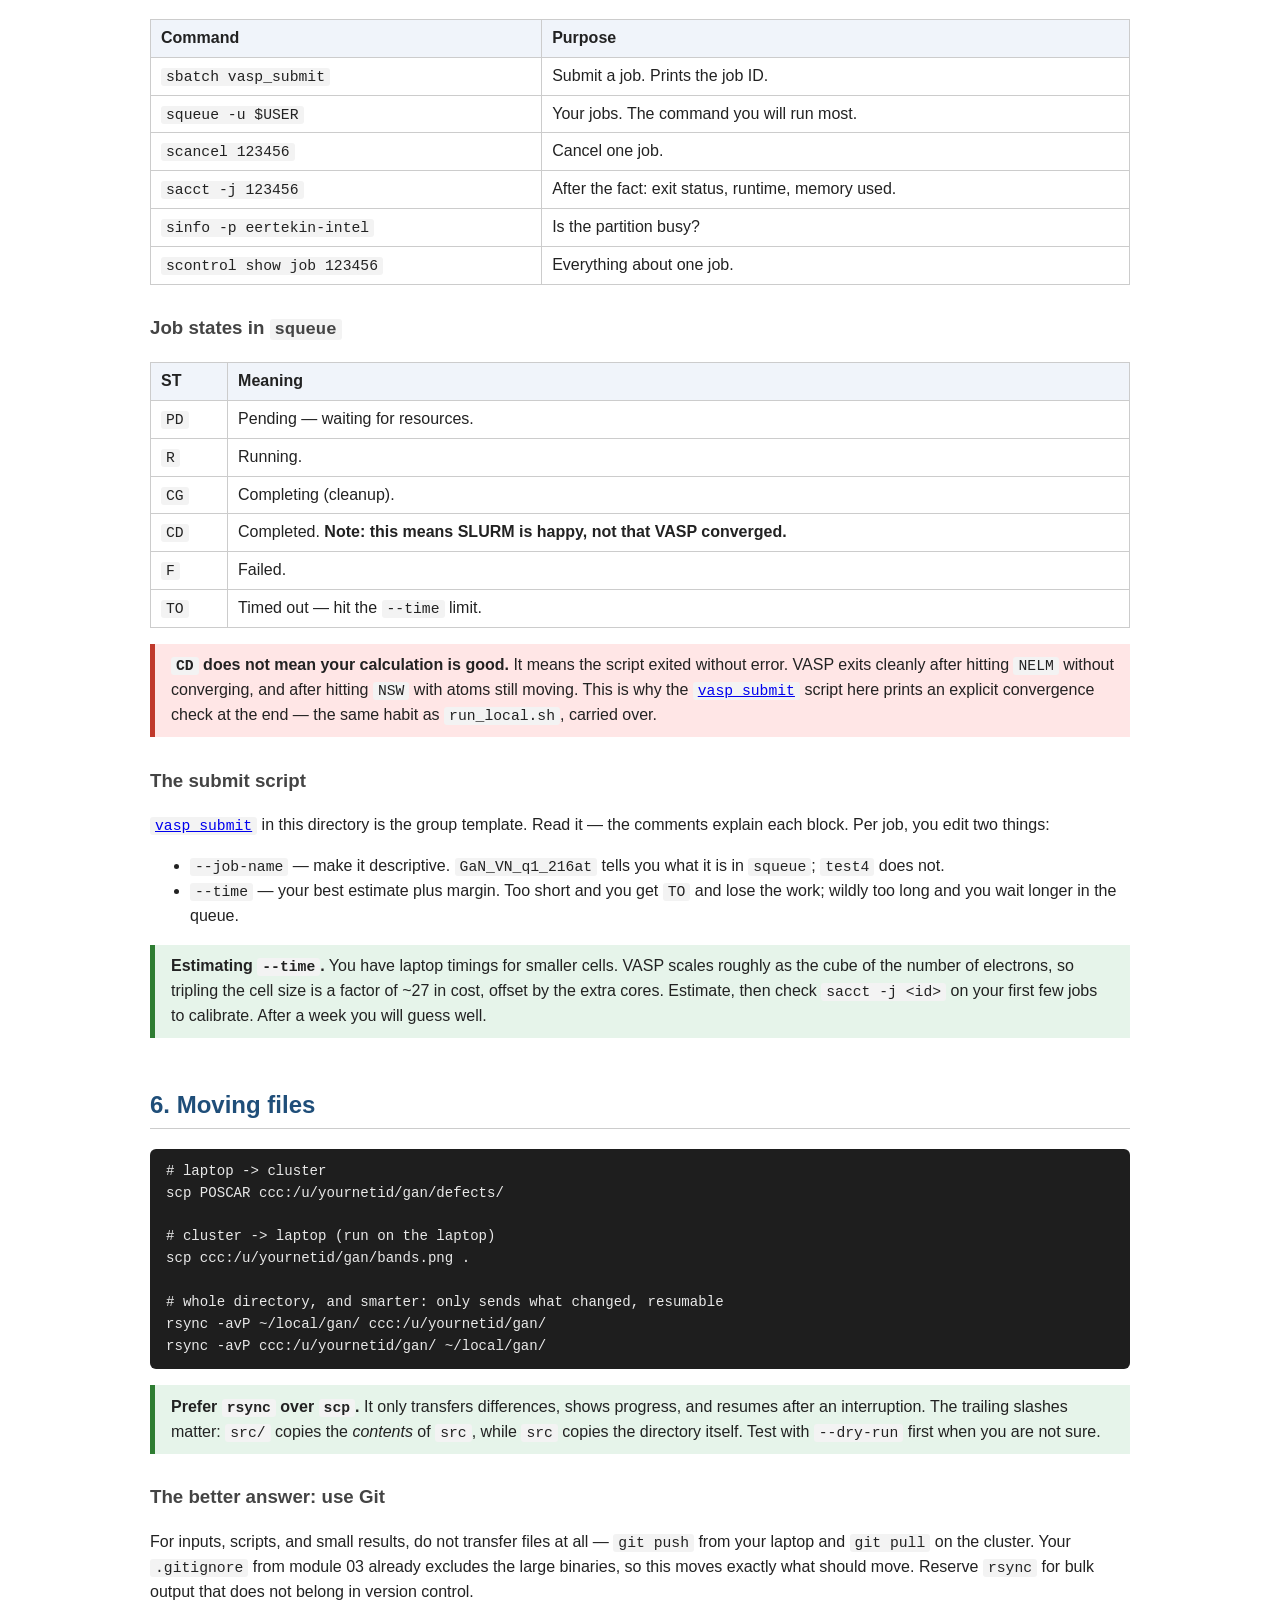
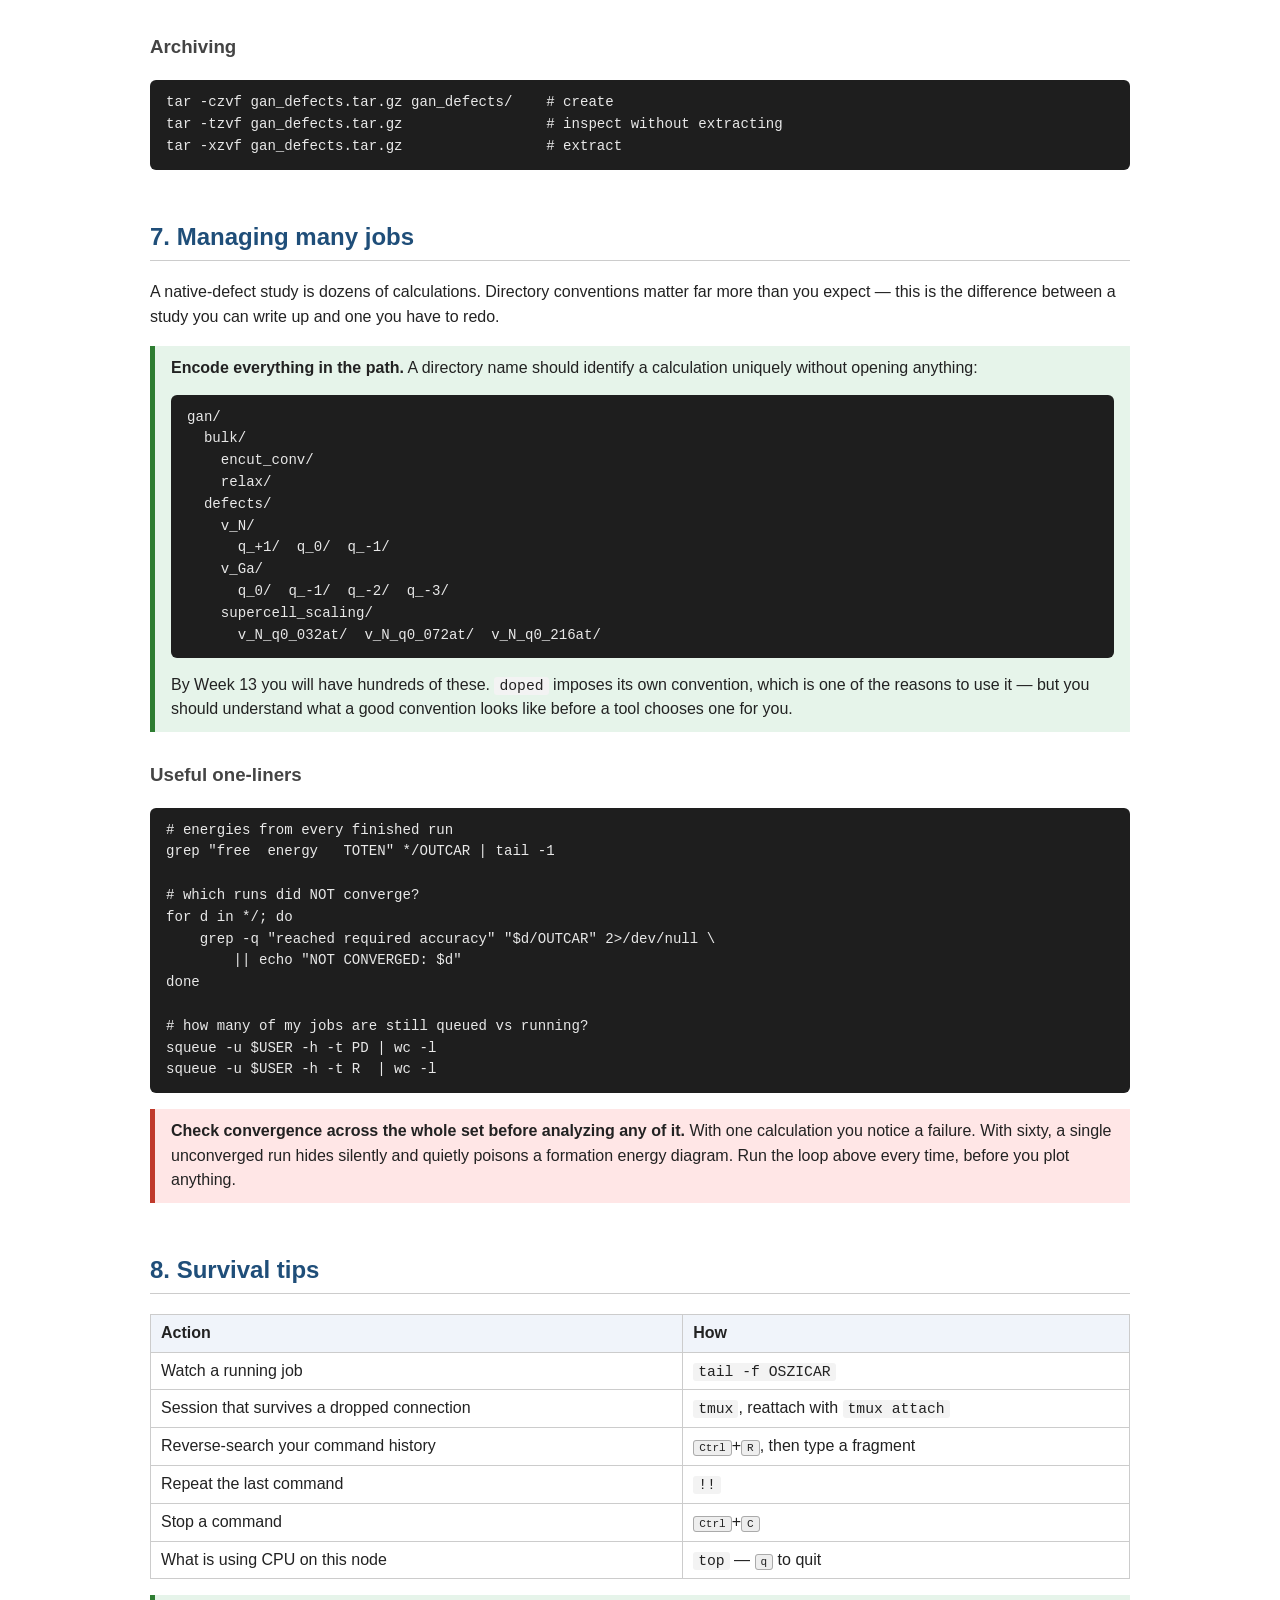
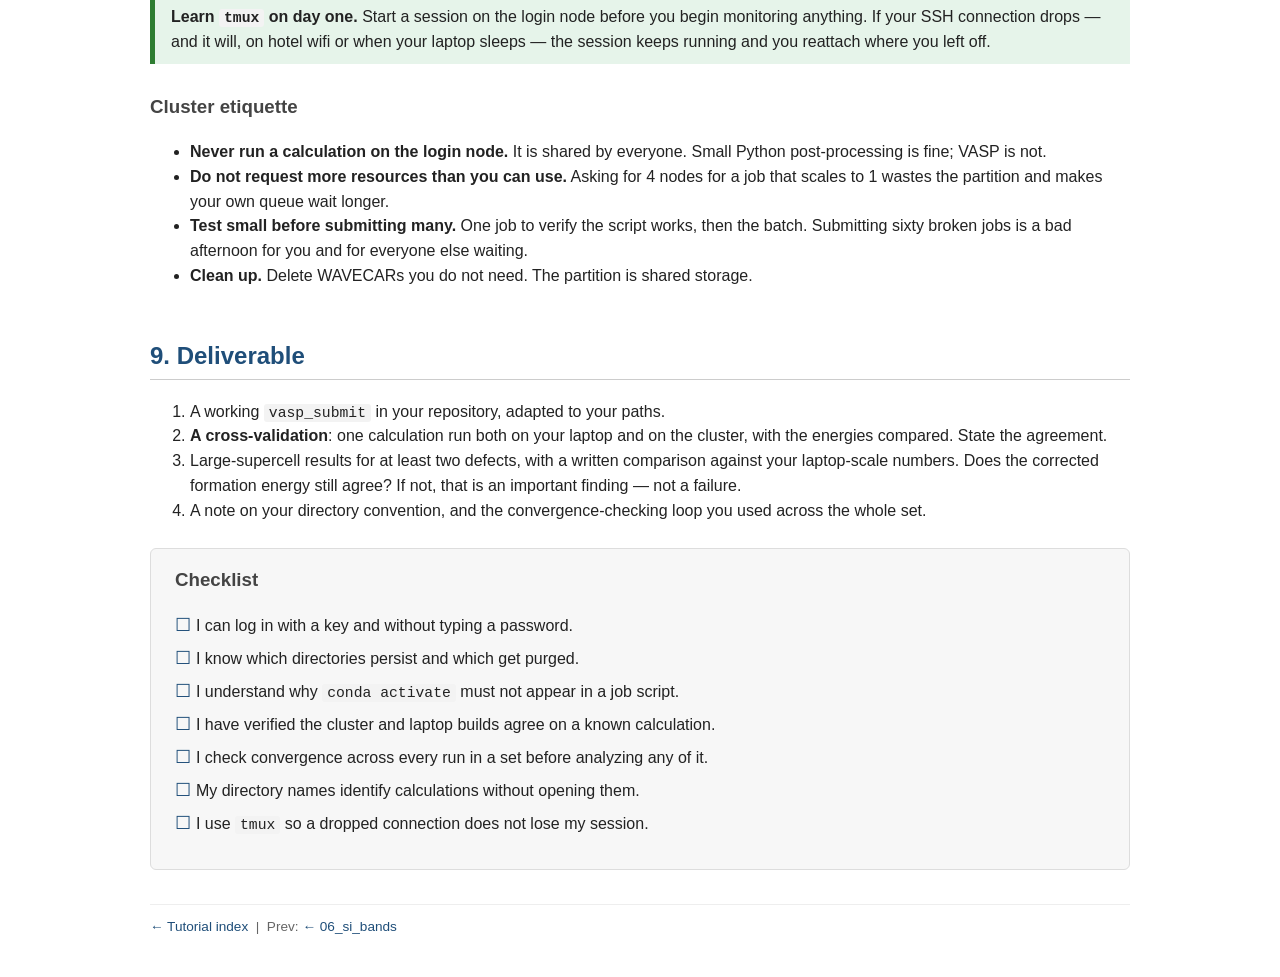
<file: DFT_Onboarding/07_hpc_slurm/index.html>
<!DOCTYPE html>
<html lang="en">
<head>
<meta charset="UTF-8">
<title>07 — HPC and SLURM</title>
<link rel="stylesheet" href="../style.css">
</head>
<body>

<div class="nav"><a href="../">&larr; Tutorial index</a> &nbsp;|&nbsp;
Prev: <a href="../06_si_bands/">06_si_bands</a></div>

<h1>07 — HPC and SLURM <span class="week">Week 12</span></h1>

<p class="small">Moving the workflow to the group cluster partition: SSH,
the filesystem, Lmod modules, SLURM, and file transfer.</p>

<div class="goal">
<strong>Goal.</strong> Run the same calculations you have been running
locally on the cluster, at supercell sizes your laptop cannot reach, and
verify that your laptop-scale conclusions survive.
</div>

<div class="why">
<strong>Why this comes so late.</strong> You will have done an entire
native-defect study on your laptop before opening this module. That is
deliberate. Queue waits break the tight edit-run-look loop that makes
learning fast, and a cluster adds a whole second category of problems —
schedulers, modules, filesystems, disk quotas — on top of the physics. By
Week 12 the physics is familiar, so the new problems are isolated and
therefore tractable.
</div>

<div class="toc">
<strong>Contents</strong>
<ol>
  <li><a href="#login">Logging in</a></li>
  <li><a href="#filesys">The cluster filesystem</a></li>
  <li><a href="#modules">Lmod modules</a></li>
  <li><a href="#differences">How the cluster differs from your laptop</a></li>
  <li><a href="#slurm">SLURM: submitting and managing jobs</a></li>
  <li><a href="#transfer">Moving files</a></li>
  <li><a href="#manage">Managing many jobs</a></li>
  <li><a href="#tips">Survival tips</a></li>
  <li><a href="#deliverable">Deliverable</a></li>
</ol>
</div>

<h2 id="login">1. Logging in</h2>

<pre>ssh yournetid@cluster.address.edu
exit                                  # disconnect</pre>

<p>Set up a key so you are not typing a password every time. You already did
this for GitHub in module 01, so you may be able to reuse the key:</p>

<pre>ssh-copy-id yournetid@cluster.address.edu</pre>

<div class="tip">
Save yourself typing with an entry in <code>~/.ssh/config</code> on your
laptop:
<pre>Host ccc
    HostName cluster.address.edu
    User yournetid
    ServerAliveInterval 60</pre>
Then it is just <code>ssh ccc</code>, and <code>scp file ccc:~/</code>
works too. <code>ServerAliveInterval</code> stops idle connections from
being dropped.
</div>

<h2 id="filesys">2. The cluster filesystem</h2>

<table>
<tr><th>Path</th><th>Purpose</th><th>Persistent?</th></tr>
<tr><td><code>/u/yournetid</code> (home)</td>
    <td>Code, configs, scripts, small results.</td>
    <td><strong>Yes</strong> — backed up. Usually a modest quota.</td></tr>
<tr><td><code>/scratch/yournetid</code></td>
    <td>Large intermediate files: WAVECAR, CHGCAR during a run.</td>
    <td><strong>No</strong> — purged periodically without warning.</td></tr>
<tr><td><code>/sw</code>, <code>/apps</code></td>
    <td>System software.</td>
    <td>Read-only.</td></tr>
</table>

<div class="warning">
<strong>Never put anything you cannot regenerate in
<code>/scratch</code>.</strong> Not your VASP binary, not your POTCAR
library, not your scripts, not your only copy of a result. Scratch is for
transient run output that you copy off afterwards. Purges are automatic and
there is no recovery.
<br><br>
Corollary: the authoritative copy of your work lives in Git, which means it
lives in three places at once — your laptop, GitHub, and the cluster. That
is the point.
</div>

<h3>Watch your quota</h3>

<pre>du -sh ~                    # how much am I using?
df -h ~                     # how much is there?
du -h -d 1 . | sort -h      # what in this directory is big?</pre>

<div class="tip">
VASP output is enormous at scale. A 300-atom <code>WAVECAR</code> can be
several GB, and a defect study has dozens of calculations. Set
<code>LWAVE = .FALSE.</code> and <code>LCHARG = .FALSE.</code> unless you
specifically need them, and clean up as you go rather than discovering you
are over quota with thirty jobs queued.
</div>

<h2 id="modules">3. Lmod modules</h2>

<p>Cluster software is loaded on demand rather than being on
<code>PATH</code> by default:</p>

<pre>module avail                     # everything available
module avail intel               # filter
module load intel/mpi/2021.14    # load one
module list                      # what is loaded now
module purge                     # unload everything
module spider vasp               # search across all versions</pre>

<div class="warning">
<strong><code>module avail vasp</code> returns nothing, and that is
expected.</strong> VASP is licensed and is not distributed as a cluster
module — you compile your own, exactly as you did on your laptop in module
02. The <code>module load intel/...</code> lines in the submit script only
pull in the MPI and MKL <em>runtime</em> libraries that the cluster build
was linked against.
</div>

<h2 id="differences">4. How the cluster differs from your laptop</h2>

<p>Read this section carefully. Most cluster problems come from assuming the
two environments are the same.</p>

<table>
<tr><th></th><th>Laptop</th><th>Cluster</th></tr>
<tr><td>Toolchain</td><td>conda-forge: gfortran, OpenMPI, OpenBLAS</td>
    <td>Intel compilers, Intel MPI, MKL — loaded via <code>module</code></td></tr>
<tr><td>How you run</td><td><code>./run_local.sh</code>, immediately</td>
    <td><code>sbatch vasp_submit</code>, then wait in a queue</td></tr>
<tr><td>conda</td><td><strong>Must</strong> be activated</td>
    <td><strong>Must not</strong> be activated for VASP jobs</td></tr>
<tr><td>Cores</td><td>~8</td><td>16+ per node, many nodes</td></tr>
<tr><td>Feedback</td><td>Seconds</td><td>Minutes to hours of queue time</td></tr>
</table>

<div class="warning">
<strong>Do not <code>conda activate</code> in a SLURM job script.</strong>
This is the most common laptop-to-cluster mistake. Your conda environment
carries its own OpenMPI, which will shadow the Intel MPI the cluster binary
was built against. The job then fails in a genuinely confusing way — often
by launching N independent single-core calculations instead of one N-core
job. If you need Python for post-processing on the cluster, do that in a
separate step, not inside the VASP job.
</div>

<h3>Two builds, two binaries</h3>

<p>You will have two VASP binaries: the conda-linked one on your laptop and
an Intel-linked one on the cluster. They should give the same answers to
within numerical noise. <strong>Verify this rather than assuming it</strong>
— rerun one laptop calculation on the cluster and compare. A discrepancy
beyond a meV or so per atom means one of the builds has a problem, and you
want to discover that on a calculation whose answer you already know.</p>

<h2 id="slurm">5. SLURM: submitting and managing jobs</h2>

<table>
<tr><th>Command</th><th>Purpose</th></tr>
<tr><td><code>sbatch vasp_submit</code></td><td>Submit a job. Prints the job ID.</td></tr>
<tr><td><code>squeue -u $USER</code></td><td>Your jobs. The command you will run most.</td></tr>
<tr><td><code>scancel 123456</code></td><td>Cancel one job.</td></tr>
<tr><td><code>sacct -j 123456</code></td><td>After the fact: exit status, runtime, memory used.</td></tr>
<tr><td><code>sinfo -p eertekin-intel</code></td><td>Is the partition busy?</td></tr>
<tr><td><code>scontrol show job 123456</code></td><td>Everything about one job.</td></tr>
</table>

<h3>Job states in <code>squeue</code></h3>

<table>
<tr><th>ST</th><th>Meaning</th></tr>
<tr><td><code>PD</code></td><td>Pending — waiting for resources.</td></tr>
<tr><td><code>R</code></td><td>Running.</td></tr>
<tr><td><code>CG</code></td><td>Completing (cleanup).</td></tr>
<tr><td><code>CD</code></td><td>Completed. <strong>Note: this means SLURM is happy, not that VASP converged.</strong></td></tr>
<tr><td><code>F</code></td><td>Failed.</td></tr>
<tr><td><code>TO</code></td><td>Timed out — hit the <code>--time</code> limit.</td></tr>
</table>

<div class="warning">
<strong><code>CD</code> does not mean your calculation is good.</strong> It
means the script exited without error. VASP exits cleanly after hitting
<code>NELM</code> without converging, and after hitting <code>NSW</code>
with atoms still moving. This is why the
<a href="vasp_submit"><code>vasp_submit</code></a> script here prints an
explicit convergence check at the end — the same habit as
<code>run_local.sh</code>, carried over.
</div>

<h3>The submit script</h3>

<p><a href="vasp_submit"><code>vasp_submit</code></a> in this directory is
the group template. Read it — the comments explain each block. Per job, you
edit two things:</p>

<ul>
  <li><code>--job-name</code> — make it descriptive.
      <code>GaN_VN_q1_216at</code> tells you what it is in
      <code>squeue</code>; <code>test4</code> does not.</li>
  <li><code>--time</code> — your best estimate plus margin. Too short and
      you get <code>TO</code> and lose the work; wildly too long and you
      wait longer in the queue.</li>
</ul>

<div class="tip">
<strong>Estimating <code>--time</code>.</strong> You have laptop timings for
smaller cells. VASP scales roughly as the cube of the number of electrons,
so tripling the cell size is a factor of ~27 in cost, offset by the extra
cores. Estimate, then check <code>sacct -j &lt;id&gt;</code> on your first
few jobs to calibrate. After a week you will guess well.
</div>

<h2 id="transfer">6. Moving files</h2>

<pre># laptop -> cluster
scp POSCAR ccc:/u/yournetid/gan/defects/

# cluster -> laptop (run on the laptop)
scp ccc:/u/yournetid/gan/bands.png .

# whole directory, and smarter: only sends what changed, resumable
rsync -avP ~/local/gan/ ccc:/u/yournetid/gan/
rsync -avP ccc:/u/yournetid/gan/ ~/local/gan/</pre>

<div class="tip">
<strong>Prefer <code>rsync</code> over <code>scp</code>.</strong> It only
transfers differences, shows progress, and resumes after an interruption.
The trailing slashes matter: <code>src/</code> copies the
<em>contents</em> of <code>src</code>, while <code>src</code> copies the
directory itself. Test with <code>--dry-run</code> first when you are not
sure.
</div>

<h3>The better answer: use Git</h3>

<p>For inputs, scripts, and small results, do not transfer files at all —
<code>git push</code> from your laptop and <code>git pull</code> on the
cluster. Your <code>.gitignore</code> from module 03 already excludes the
large binaries, so this moves exactly what should move. Reserve
<code>rsync</code> for bulk output that does not belong in version
control.</p>

<h3>Archiving</h3>

<pre>tar -czvf gan_defects.tar.gz gan_defects/    # create
tar -tzvf gan_defects.tar.gz                 # inspect without extracting
tar -xzvf gan_defects.tar.gz                 # extract</pre>

<h2 id="manage">7. Managing many jobs</h2>

<p>A native-defect study is dozens of calculations. Directory conventions
matter far more than you expect — this is the difference between a study you
can write up and one you have to redo.</p>

<div class="tip">
<strong>Encode everything in the path.</strong> A directory name should
identify a calculation uniquely without opening anything:
<pre>gan/
  bulk/
    encut_conv/
    relax/
  defects/
    v_N/
      q_+1/  q_0/  q_-1/
    v_Ga/
      q_0/  q_-1/  q_-2/  q_-3/
    supercell_scaling/
      v_N_q0_032at/  v_N_q0_072at/  v_N_q0_216at/</pre>
By Week 13 you will have hundreds of these. <code>doped</code> imposes its
own convention, which is one of the reasons to use it — but you should
understand what a good convention looks like before a tool chooses one for
you.
</div>

<h3>Useful one-liners</h3>

<pre># energies from every finished run
grep "free  energy   TOTEN" */OUTCAR | tail -1

# which runs did NOT converge?
for d in */; do
    grep -q "reached required accuracy" "$d/OUTCAR" 2>/dev/null \
        || echo "NOT CONVERGED: $d"
done

# how many of my jobs are still queued vs running?
squeue -u $USER -h -t PD | wc -l
squeue -u $USER -h -t R  | wc -l</pre>

<div class="warning">
<strong>Check convergence across the whole set before analyzing any of
it.</strong> With one calculation you notice a failure. With sixty, a single
unconverged run hides silently and quietly poisons a formation energy
diagram. Run the loop above every time, before you plot anything.
</div>

<h2 id="tips">8. Survival tips</h2>

<table>
<tr><th>Action</th><th>How</th></tr>
<tr><td>Watch a running job</td><td><code>tail -f OSZICAR</code></td></tr>
<tr><td>Session that survives a dropped connection</td><td><code>tmux</code>, reattach with <code>tmux attach</code></td></tr>
<tr><td>Reverse-search your command history</td><td><kbd>Ctrl</kbd>+<kbd>R</kbd>, then type a fragment</td></tr>
<tr><td>Repeat the last command</td><td><code>!!</code></td></tr>
<tr><td>Stop a command</td><td><kbd>Ctrl</kbd>+<kbd>C</kbd></td></tr>
<tr><td>What is using CPU on this node</td><td><code>top</code> — <kbd>q</kbd> to quit</td></tr>
</table>

<div class="tip">
<strong>Learn <code>tmux</code> on day one.</strong> Start a session on the
login node before you begin monitoring anything. If your SSH connection
drops — and it will, on hotel wifi or when your laptop sleeps — the session
keeps running and you reattach where you left off.
</div>

<h3>Cluster etiquette</h3>

<ul>
  <li><strong>Never run a calculation on the login node.</strong> It is
      shared by everyone. Small Python post-processing is fine; VASP is
      not.</li>
  <li><strong>Do not request more resources than you can use.</strong>
      Asking for 4 nodes for a job that scales to 1 wastes the partition and
      makes your own queue wait longer.</li>
  <li><strong>Test small before submitting many.</strong> One job to verify
      the script works, then the batch. Submitting sixty broken jobs is a
      bad afternoon for you and for everyone else waiting.</li>
  <li><strong>Clean up.</strong> Delete WAVECARs you do not need. The
      partition is shared storage.</li>
</ul>

<h2 id="deliverable">9. Deliverable</h2>

<ol>
  <li>A working <code>vasp_submit</code> in your repository, adapted to your
      paths.</li>
  <li><strong>A cross-validation</strong>: one calculation run both on your
      laptop and on the cluster, with the energies compared. State the
      agreement.</li>
  <li>Large-supercell results for at least two defects, with a written
      comparison against your laptop-scale numbers. Does the corrected
      formation energy still agree? If not, that is an important finding —
      not a failure.</li>
  <li>A note on your directory convention, and the convergence-checking loop
      you used across the whole set.</li>
</ol>

<div class="check">
<h3>Checklist</h3>
<ul>
  <li>I can log in with a key and without typing a password.</li>
  <li>I know which directories persist and which get purged.</li>
  <li>I understand why <code>conda activate</code> must not appear in a job script.</li>
  <li>I have verified the cluster and laptop builds agree on a known calculation.</li>
  <li>I check convergence across every run in a set before analyzing any of it.</li>
  <li>My directory names identify calculations without opening them.</li>
  <li>I use <code>tmux</code> so a dropped connection does not lose my session.</li>
</ul>
</div>

<div class="nav" style="margin-top:2.5em;border-top:1px solid #eee;border-bottom:none;padding-top:.8em">
<a href="../">&larr; Tutorial index</a> &nbsp;|&nbsp;
Prev: <a href="../06_si_bands/">&larr; 06_si_bands</a></div>

</body>
</html>
</file>
<file: DFT_Onboarding/style.css>
/* Ertekin Group tutorials -- shared stylesheet */
body { font-family: -apple-system, "Helvetica Neue", sans-serif;
       max-width: 980px; margin: 2em auto; padding: 0 1.5em;
       line-height: 1.55; color: #222; }
h1 { border-bottom: 3px solid #1f4e79; padding-bottom: .3em; }
h2 { border-bottom: 1px solid #ccc; padding-bottom: .2em; margin-top: 2em; color: #1f4e79; }
h3 { margin-top: 1.5em; color: #444; }
code, pre { font-family: "SF Mono", Menlo, Consolas, monospace; }
code { background: #f3f3f3; padding: 1px 5px; border-radius: 3px; font-size: 0.92em; }
pre { background: #1e1e1e; color: #e8e8e8; padding: 12px 16px;
      border-radius: 6px; overflow-x: auto; font-size: 0.88em; }
table { border-collapse: collapse; margin: 1em 0; width: 100%; }
th, td { border: 1px solid #ccc; padding: 6px 10px; text-align: left; vertical-align: top; }
th { background: #f0f4fa; }
.warning { background: #ffe6e6; border-left: 5px solid #c0392b;
           padding: 0.6em 1em; margin: 1em 0; }
.tip { background: #e6f4ea; border-left: 5px solid #2e7d32;
       padding: 0.6em 1em; margin: 1em 0; }
.why  { background: #fff8e1; border-left: 5px solid #f39c12;
        padding: 0.6em 1em; margin: 1em 0; }
.toc { background: #f7f7f7; padding: 1em 1.5em; border-radius: 6px; }
.small { font-size: 0.85em; color: #666; }
kbd { background: #eee; border: 1px solid #aaa; border-radius: 3px;
      padding: 1px 5px; font-size: 0.85em; }

/* --- additions for the module series --- */
.nav { font-size: 0.85em; color: #666; margin-bottom: 1.5em;
       padding-bottom: .8em; border-bottom: 1px solid #eee; }
.nav a { color: #1f4e79; text-decoration: none; }
.nav a:hover { text-decoration: underline; }
.week { display: inline-block; background: #1f4e79; color: #fff;
        padding: 2px 10px; border-radius: 12px; font-size: 0.78em;
        font-weight: 600; letter-spacing: .03em; vertical-align: middle; }
.goal { background: #eef3fa; border-left: 5px solid #1f4e79;
        padding: 0.8em 1.2em; margin: 1.2em 0; }
.goal strong { color: #1f4e79; }
.check { background: #f7f7f7; border: 1px solid #ddd; border-radius: 6px;
         padding: 1em 1.5em; margin: 1.5em 0; }
.check h3 { margin-top: 0; }
.check ul { list-style: none; padding-left: 0; }
.check li::before { content: "\2610  "; font-size: 1.1em; color: #1f4e79; }
.check li { margin: .35em 0; }
.modtable td:first-child { font-family: "SF Mono", Menlo, monospace;
                           font-size: 0.88em; white-space: nowrap; }
.done { background: #e6f4ea; border-left: 5px solid #2e7d32;
        padding: 0.8em 1.2em; margin: 1.2em 0; }
</file>
